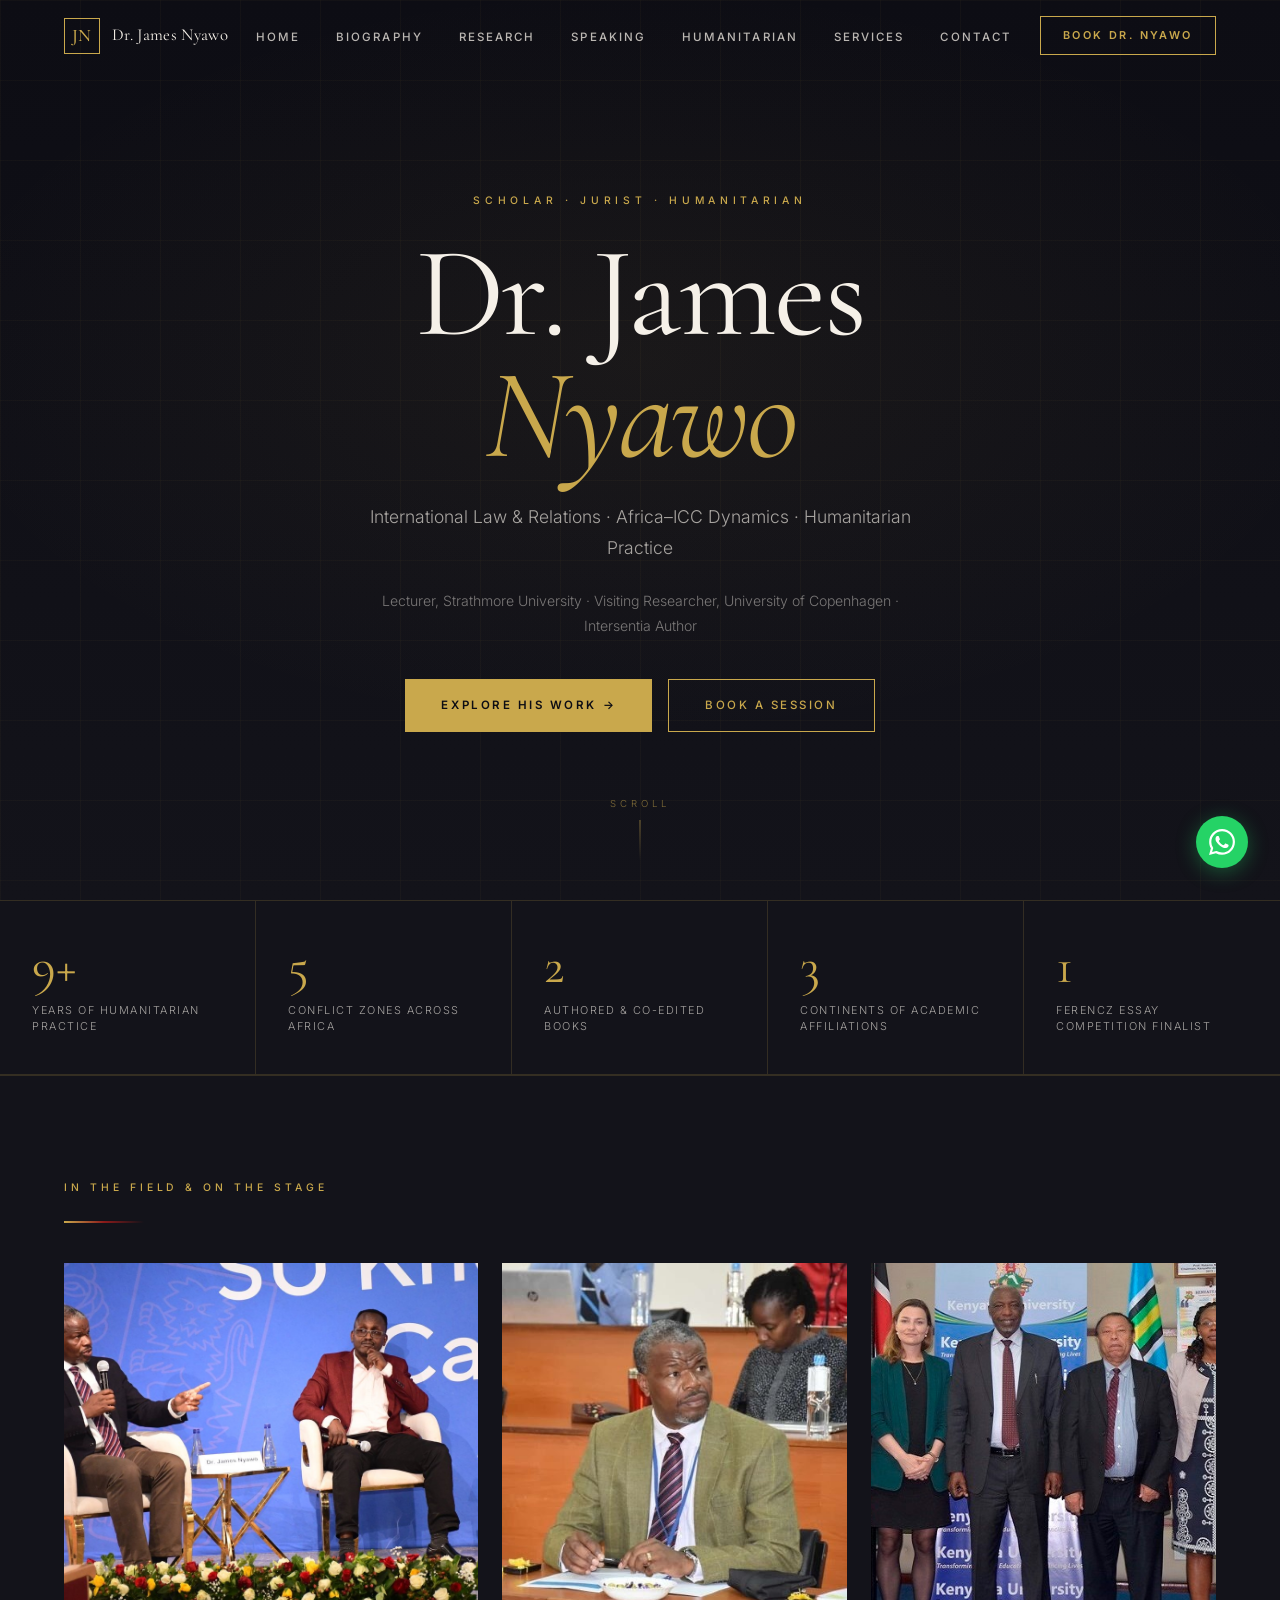
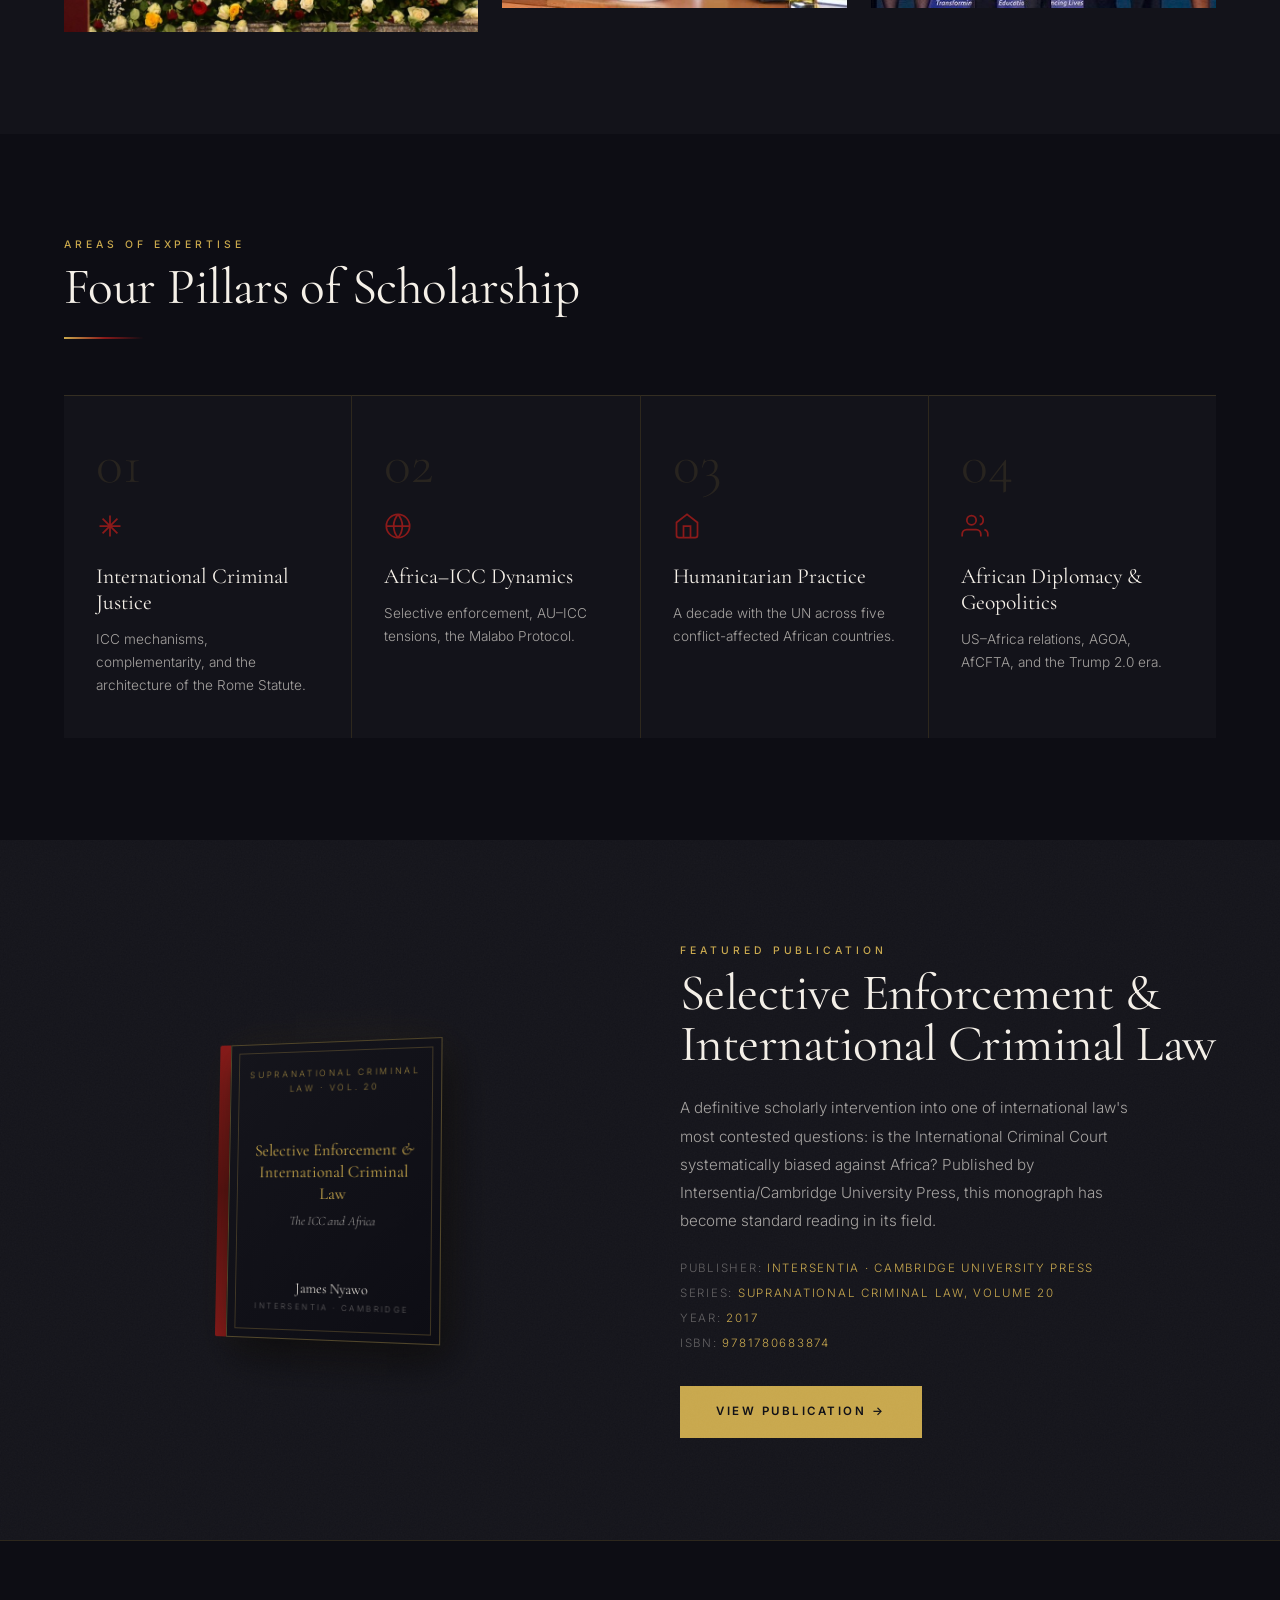
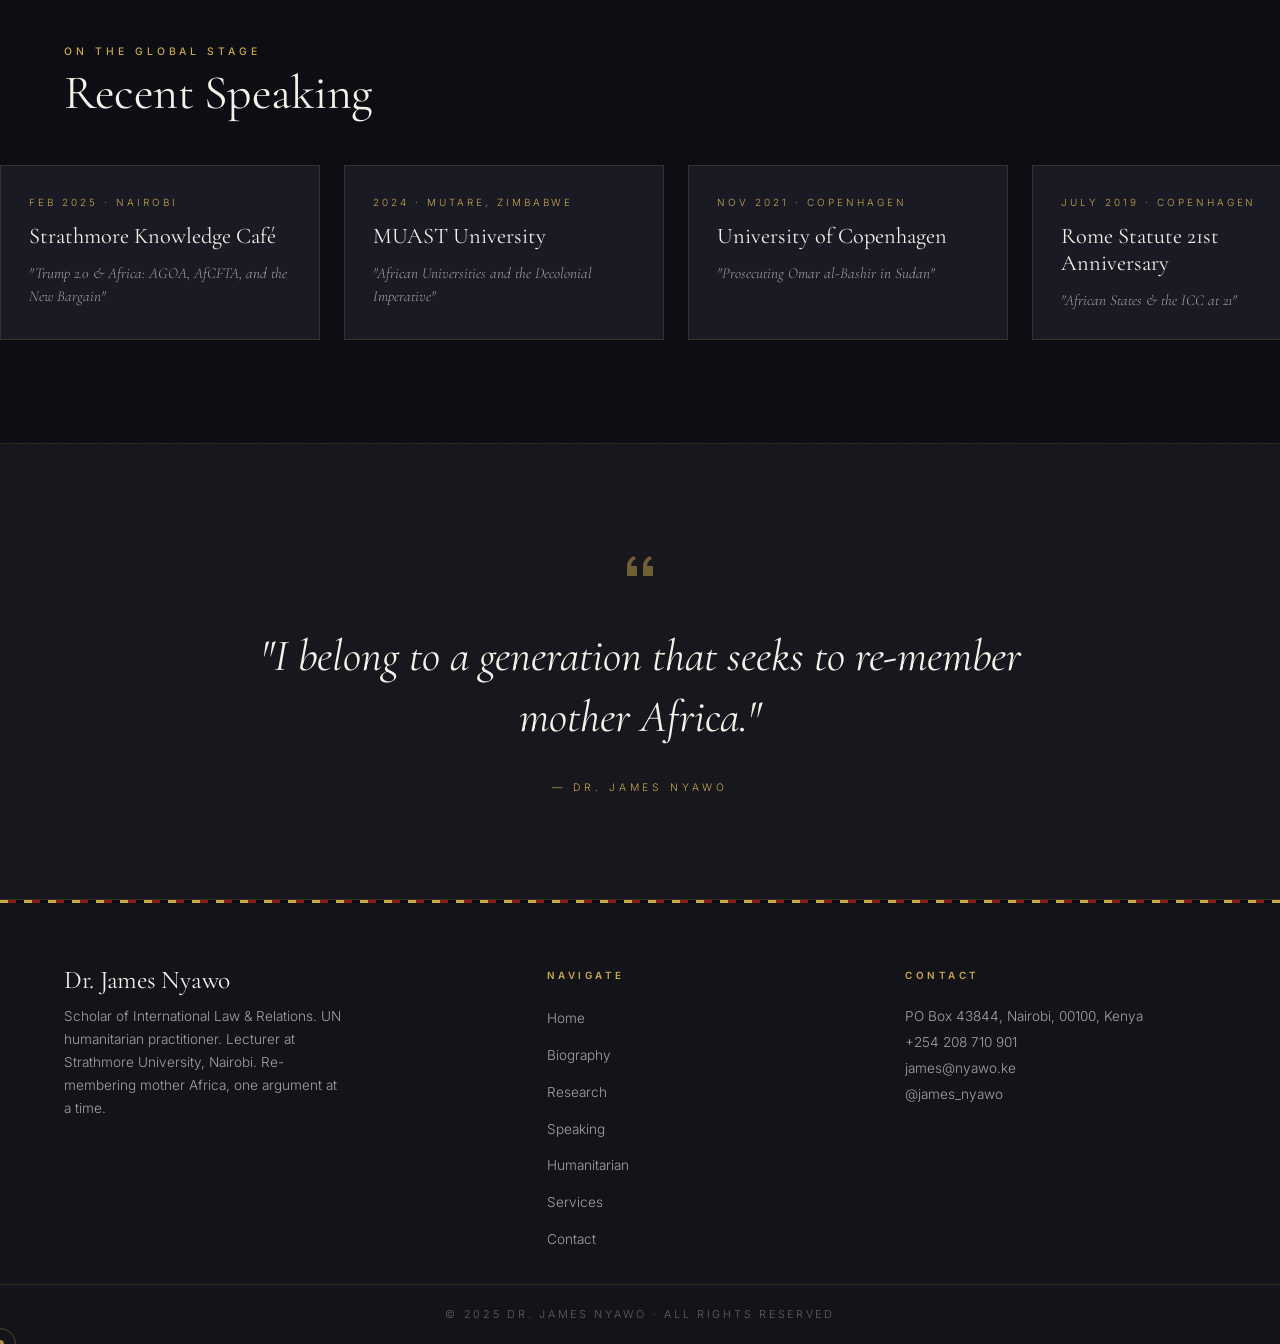
<file: index.html>
<!DOCTYPE html>
<html lang="en">
<head>
  <meta charset="UTF-8">
  <meta name="viewport" content="width=device-width, initial-scale=1.0">
  <title>Dr. James Nyawo — Scholar · Jurist · Humanitarian</title>
  <meta name="description" content="Dr. James Nyawo — International Law & Relations scholar, UN humanitarian practitioner, lecturer at Strathmore University, and author of 'Selective Enforcement and International Criminal Law: The ICC and Africa'.">
  <meta property="og:title" content="Dr. James Nyawo — Scholar · Jurist · Humanitarian">
  <meta property="og:description" content="Re-membering mother Africa — through scholarship, law, and practice.">
  <link rel="canonical" href="/">
  <link rel="stylesheet" href="css/style.css">
  <link rel="preconnect" href="https://fonts.googleapis.com">
  <link rel="preconnect" href="https://fonts.gstatic.com" crossorigin>
</head>
<body>
  <div id="nav-placeholder"></div>

  <main>
    <!-- ── Hero ── -->
    <section class="hero">
      <div class="hero-bg"></div>
      <div class="hero-grid-lines"></div>
      <div class="hero-content">
        <p class="hero-eyebrow reveal">Scholar &middot; Jurist &middot; Humanitarian</p>
        <h1 class="hero-title reveal reveal-delay-1">
          Dr. James<br><em>Nyawo</em>
        </h1>
        <p class="hero-sub reveal reveal-delay-2">
          International Law &amp; Relations &middot; Africa–ICC Dynamics &middot; Humanitarian Practice
        </p>
        <p class="hero-sub reveal reveal-delay-3" style="font-size:0.88rem; margin-top:-1rem; color:rgba(245,240,232,0.45);">
          Lecturer, Strathmore University &middot; Visiting Researcher, University of Copenhagen &middot; Intersentia Author
        </p>
        <div class="hero-ctas reveal reveal-delay-4">
          <a href="pages/research.html" class="btn-primary">Explore His Work →</a>
          <a href="pages/services.html#book" class="btn-outline">Book a Session</a>
        </div>
      </div>
      <div class="hero-scroll-indicator">Scroll</div>
    </section>

    <!-- ── Stats Strip ── -->
    <section class="stats-strip">
      <div class="stats-grid">
        <div class="stat-item reveal">
          <p class="stat-number" data-target="10" data-suffix="+">10+</p>
          <p class="stat-label">Years of Humanitarian Practice</p>
        </div>
        <div class="stat-item reveal reveal-delay-1">
          <p class="stat-number" data-target="5" data-suffix="">5</p>
          <p class="stat-label">Conflict Zones Across Africa</p>
        </div>
        <div class="stat-item reveal reveal-delay-2">
          <p class="stat-number" data-target="2" data-suffix="">2</p>
          <p class="stat-label">Authored &amp; Co-edited Books</p>
        </div>
        <div class="stat-item reveal reveal-delay-3">
          <p class="stat-number" data-target="3" data-suffix="">3</p>
          <p class="stat-label">Continents of Academic Affiliations</p>
        </div>
        <div class="stat-item reveal reveal-delay-4">
          <p class="stat-number" data-target="1" data-suffix="">1</p>
          <p class="stat-label">Ferencz Essay Competition Finalist</p>
        </div>
      </div>
    </section>

    <!-- ── Photo Feature ── -->
    <section class="photo-feature">
      <div class="container">
        <p class="eyebrow reveal">In the Field &amp; On the Stage</p>
        <span class="kente-line reveal reveal-delay-1"></span>
      </div>
      <div class="photo-feature-grid container">
        <div class="photo-feature-item tall reveal">
          <img src="images/photo1.jpg" alt="Dr. James Nyawo speaking at Strathmore Knowledge Café" loading="lazy">
          <div class="photo-overlay"></div>
        </div>
        <div class="photo-feature-item reveal reveal-delay-1">
          <img src="images/photo3.jpg" alt="Dr. James Nyawo at a conference" loading="lazy">
          <div class="photo-overlay"></div>
        </div>
        <div class="photo-feature-item reveal reveal-delay-2">
          <img src="images/photo2.jpg" alt="Dr. James Nyawo with colleagues at Kenyatta University" loading="lazy">
          <div class="photo-overlay"></div>
        </div>
      </div>
    </section>

    <!-- ── Pillars ── -->
    <section class="pillars-section">
      <div class="container">
        <div class="section-header">
          <p class="eyebrow reveal">Areas of Expertise</p>
          <h2 class="display-heading reveal reveal-delay-1" style="font-size:clamp(2rem,4vw,3.5rem); margin-top:0.5rem;">Four Pillars of Scholarship</h2>
          <span class="kente-line reveal reveal-delay-2"></span>
        </div>
        <div class="pillars-grid">
          <div class="pillar-card reveal">
            <div class="pillar-number">01</div>
            <svg class="pillar-icon" viewBox="0 0 24 24" fill="none" stroke="currentColor" stroke-width="1.5"><path d="M12 3v18M3 12h18M5.636 5.636l12.728 12.728M18.364 5.636L5.636 18.364"/></svg>
            <h3 class="pillar-title">International Criminal Justice</h3>
            <p class="pillar-body">ICC mechanisms, complementarity, and the architecture of the Rome Statute.</p>
          </div>
          <div class="pillar-card reveal reveal-delay-1">
            <div class="pillar-number">02</div>
            <svg class="pillar-icon" viewBox="0 0 24 24" fill="none" stroke="currentColor" stroke-width="1.5"><circle cx="12" cy="12" r="10"/><path d="M2 12h20M12 2a15.3 15.3 0 010 20M12 2a15.3 15.3 0 000 20"/></svg>
            <h3 class="pillar-title">Africa–ICC Dynamics</h3>
            <p class="pillar-body">Selective enforcement, AU–ICC tensions, the Malabo Protocol.</p>
          </div>
          <div class="pillar-card reveal reveal-delay-2">
            <div class="pillar-number">03</div>
            <svg class="pillar-icon" viewBox="0 0 24 24" fill="none" stroke="currentColor" stroke-width="1.5"><path d="M3 9l9-7 9 7v11a2 2 0 01-2 2H5a2 2 0 01-2-2z"/><polyline points="9 22 9 12 15 12 15 22"/></svg>
            <h3 class="pillar-title">Humanitarian Practice</h3>
            <p class="pillar-body">A decade with the UN across five conflict-affected African countries.</p>
          </div>
          <div class="pillar-card reveal reveal-delay-3">
            <div class="pillar-number">04</div>
            <svg class="pillar-icon" viewBox="0 0 24 24" fill="none" stroke="currentColor" stroke-width="1.5"><path d="M17 21v-2a4 4 0 00-4-4H5a4 4 0 00-4 4v2"/><circle cx="9" cy="7" r="4"/><path d="M23 21v-2a4 4 0 00-3-3.87M16 3.13a4 4 0 010 7.75"/></svg>
            <h3 class="pillar-title">African Diplomacy &amp; Geopolitics</h3>
            <p class="pillar-body">US–Africa relations, AGOA, AfCFTA, and the Trump 2.0 era.</p>
          </div>
        </div>
      </div>
    </section>

    <!-- ── Featured Book ── -->
    <section class="book-section">
      <div class="parchment-overlay"></div>
      <div class="container">
        <div class="book-section-inner">
          <div class="book-visual reveal">
            <div class="book-3d">
              <div class="book-spine"></div>
              <div class="book-cover">
                <p class="book-series">Supranational Criminal Law · Vol. 20</p>
                <div>
                  <p class="book-title-display">Selective Enforcement <em>&amp;</em> International Criminal Law</p>
                  <p class="book-sub-display">The ICC and Africa</p>
                </div>
                <div>
                  <p class="book-author-display">James Nyawo</p>
                  <p class="book-pub-display">Intersentia · Cambridge</p>
                </div>
              </div>
            </div>
          </div>
          <div class="book-text reveal reveal-delay-2">
            <p class="eyebrow">Featured Publication</p>
            <h2 class="display-heading" style="font-size:clamp(2rem,4vw,3.2rem); margin-top:0.5rem;">Selective Enforcement &amp; International Criminal Law</h2>
            <p class="book-blurb">A definitive scholarly intervention into one of international law's most contested questions: is the International Criminal Court systematically biased against Africa? Published by Intersentia/Cambridge University Press, this monograph has become standard reading in its field.</p>
            <div class="book-meta">
              <p class="book-meta-item">Publisher: <span>Intersentia · Cambridge University Press</span></p>
              <p class="book-meta-item">Series: <span>Supranational Criminal Law, Volume 20</span></p>
              <p class="book-meta-item">Year: <span>2017</span></p>
              <p class="book-meta-item">ISBN: <span>9781780683874</span></p>
            </div>
            <a href="https://www.cambridge.org/core/books/selective-enforcement-and-international-criminal-law/1A36BC5FD6B1914BA8163FE5AE3A25EC" target="_blank" rel="noreferrer" class="btn-primary">View Publication →</a>
          </div>
        </div>
      </div>
    </section>

    <!-- ── Speaking Ticker ── -->
    <section class="ticker-section">
      <div class="ticker-header">
        <p class="eyebrow reveal">On the Global Stage</p>
        <h2 class="display-heading reveal reveal-delay-1" style="font-size:clamp(2rem,4vw,3rem); margin-top:0.5rem;">Recent Speaking</h2>
      </div>
      <div class="ticker-track-wrap">
        <div class="ticker-track">
          <!-- First set -->
          <div class="ticker-card">
            <p class="ticker-card-when">Feb 2025 · Nairobi</p>
            <p class="ticker-card-who">Strathmore Knowledge Café</p>
            <p class="ticker-card-what">"Trump 2.0 &amp; Africa: AGOA, AfCFTA, and the New Bargain"</p>
          </div>
          <div class="ticker-card">
            <p class="ticker-card-when">2024 · Mutare, Zimbabwe</p>
            <p class="ticker-card-who">MUAST University</p>
            <p class="ticker-card-what">"African Universities and the Decolonial Imperative"</p>
          </div>
          <div class="ticker-card">
            <p class="ticker-card-when">Nov 2021 · Copenhagen</p>
            <p class="ticker-card-who">University of Copenhagen</p>
            <p class="ticker-card-what">"Prosecuting Omar al-Bashir in Sudan"</p>
          </div>
          <div class="ticker-card">
            <p class="ticker-card-when">July 2019 · Copenhagen</p>
            <p class="ticker-card-who">Rome Statute 21st Anniversary</p>
            <p class="ticker-card-what">"African States &amp; the ICC at 21"</p>
          </div>
          <div class="ticker-card">
            <p class="ticker-card-when">2015 · Leuven, Belgium</p>
            <p class="ticker-card-who">KU Leuven</p>
            <p class="ticker-card-what">"Human Rights &amp; Transitional Justice Summer Course"</p>
          </div>
          <!-- Duplicate for seamless loop -->
          <div class="ticker-card">
            <p class="ticker-card-when">Feb 2025 · Nairobi</p>
            <p class="ticker-card-who">Strathmore Knowledge Café</p>
            <p class="ticker-card-what">"Trump 2.0 &amp; Africa: AGOA, AfCFTA, and the New Bargain"</p>
          </div>
          <div class="ticker-card">
            <p class="ticker-card-when">2024 · Mutare, Zimbabwe</p>
            <p class="ticker-card-who">MUAST University</p>
            <p class="ticker-card-what">"African Universities and the Decolonial Imperative"</p>
          </div>
          <div class="ticker-card">
            <p class="ticker-card-when">Nov 2021 · Copenhagen</p>
            <p class="ticker-card-who">University of Copenhagen</p>
            <p class="ticker-card-what">"Prosecuting Omar al-Bashir in Sudan"</p>
          </div>
          <div class="ticker-card">
            <p class="ticker-card-when">July 2019 · Copenhagen</p>
            <p class="ticker-card-who">Rome Statute 21st Anniversary</p>
            <p class="ticker-card-what">"African States &amp; the ICC at 21"</p>
          </div>
          <div class="ticker-card">
            <p class="ticker-card-when">2015 · Leuven, Belgium</p>
            <p class="ticker-card-who">KU Leuven</p>
            <p class="ticker-card-what">"Human Rights &amp; Transitional Justice Summer Course"</p>
          </div>
        </div>
      </div>
    </section>

    <!-- ── Signature Quote ── -->
    <section class="quote-section">
      <div class="parchment-overlay"></div>
      <div class="container" style="position:relative;z-index:1;">
        <svg class="quote-mark reveal" viewBox="0 0 40 40" fill="currentColor">
          <path d="M14 10c-4 2-7 5-7 11v9h10V20h-6c0-3 2-6 5-7l-2-3Zm16 0c-4 2-7 5-7 11v9h10V20h-6c0-3 2-6 5-7l-2-3Z"/>
        </svg>
        <blockquote>
          <p class="quote-text reveal reveal-delay-1">"I belong to a generation that seeks to re-member mother Africa."</p>
          <footer class="quote-attribution reveal reveal-delay-2">— Dr. James Nyawo</footer>
        </blockquote>
      </div>
    </section>
  </main>

  <div id="footer-placeholder"></div>

  <script src="js/components.js"></script>
  <script src="js/main.js"></script>
</body>
</html>
</file>
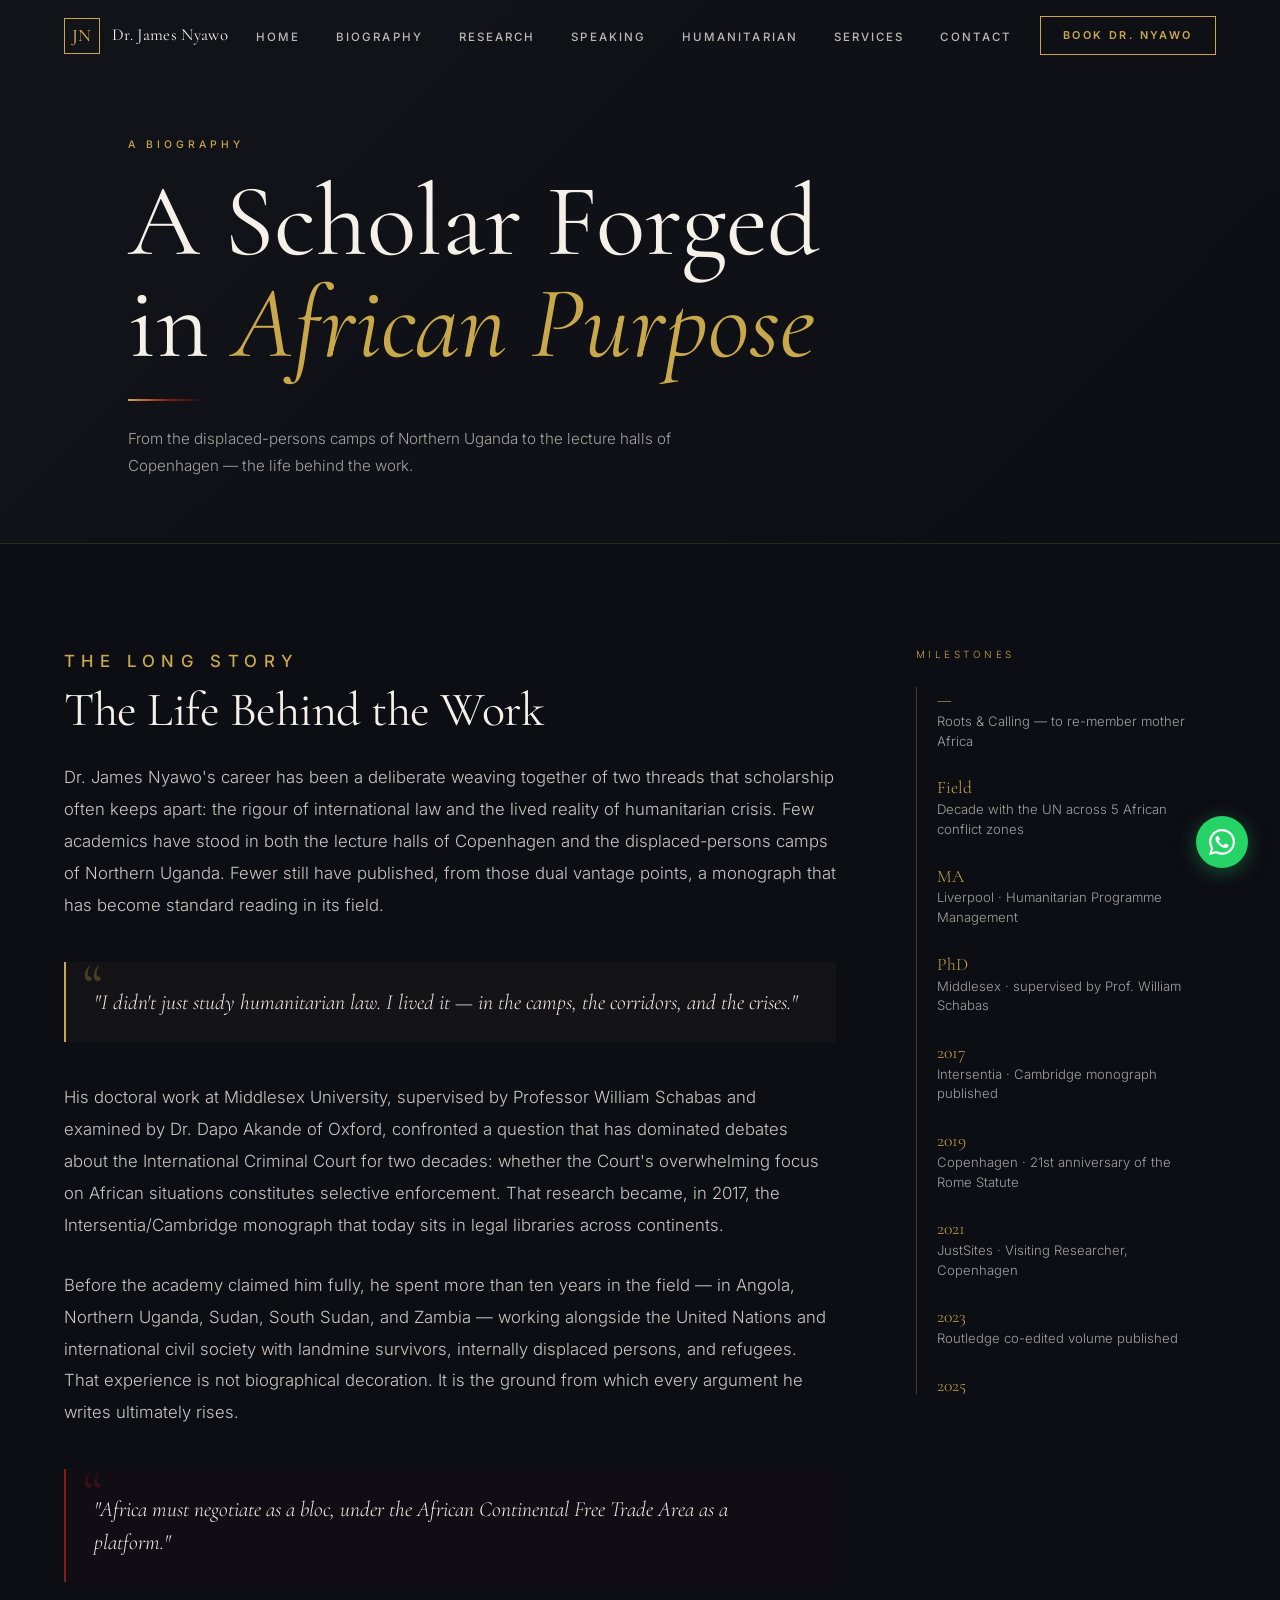
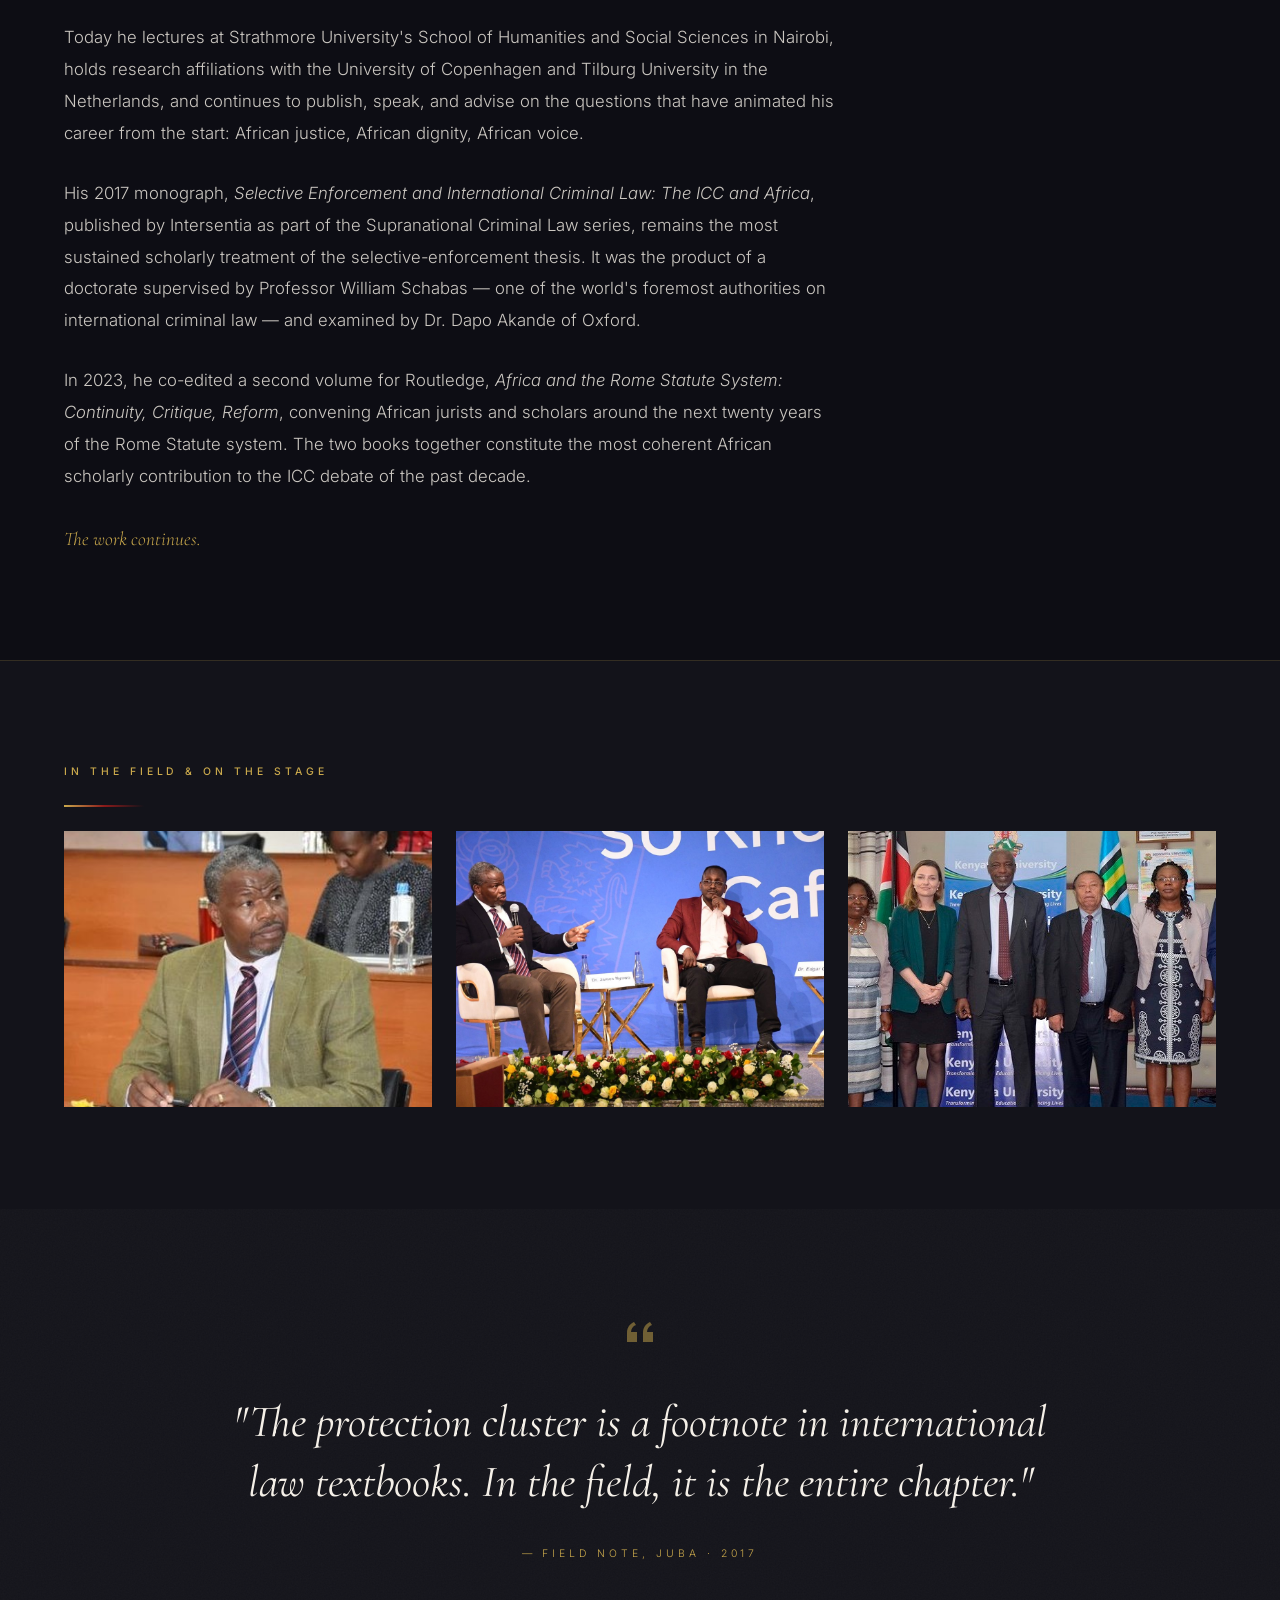
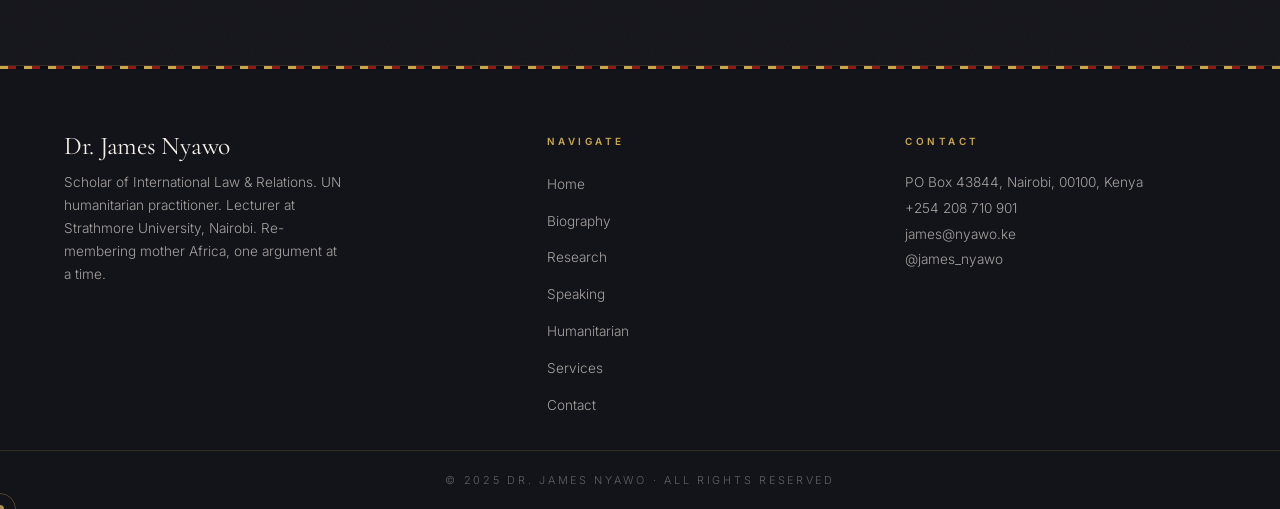
<file: pages/biography.html>
<!DOCTYPE html>
<html lang="en">
<head>
  <meta charset="UTF-8">
  <meta name="viewport" content="width=device-width, initial-scale=1.0">
  <title>Biography — Dr. James Nyawo</title>
  <meta name="description" content="The life of Dr. James Nyawo — from Middlesex doctorate to UN humanitarian operations across five African conflict zones, to Strathmore lecture halls and Intersentia publication.">
  <link rel="stylesheet" href="../css/style.css">
  <link rel="stylesheet" href="../css/biography.css">
  <link rel="preconnect" href="https://fonts.googleapis.com">
  <link rel="preconnect" href="https://fonts.gstatic.com" crossorigin>
</head>
<body>
  <div id="nav-placeholder"></div>

  <main>
    <!-- ── Hero ── -->
    <section class="bio-hero">
      <div class="bio-hero-bg"></div>
      <div class="bio-hero-content container">
        <p class="eyebrow" style="margin-bottom:1rem;">A Biography</p>
        <h1 class="bio-hero-title">
          A Scholar Forged<br>in <em>African Purpose</em>
        </h1>
        <span class="kente-line" style="margin-top:1.5rem;"></span>
        <p style="max-width:560px; font-size:0.95rem; line-height:1.8; color:var(--ivory-muted); margin-top:1.25rem;">
          From the displaced-persons camps of Northern Uganda to the lecture halls of Copenhagen — the life behind the work.
        </p>
      </div>
    </section>

    <!-- ── Main Bio Content (smooth scroll) ── -->
    <div class="bio-smooth-container">
      <div class="bio-layout">
        <!-- Article -->
        <article class="bio-article">
          <p class="eyebrow">The Long Story</p>
          <h2 class="display-heading" style="font-size:clamp(2rem,4vw,3rem); margin-top:0.5rem; margin-bottom:1.5rem;">The Life Behind the Work</h2>

          <p>
            Dr. James Nyawo's career has been a deliberate weaving together of two threads that scholarship often keeps apart: the rigour of international law and the lived reality of humanitarian crisis. Few academics have stood in both the lecture halls of Copenhagen and the displaced-persons camps of Northern Uganda. Fewer still have published, from those dual vantage points, a monograph that has become standard reading in its field.
          </p>

          <blockquote>
            <p>"I didn't just study humanitarian law. I lived it — in the camps, the corridors, and the crises."</p>
          </blockquote>

          <p>
            His doctoral work at Middlesex University, supervised by Professor William Schabas and examined by Dr. Dapo Akande of Oxford, confronted a question that has dominated debates about the International Criminal Court for two decades: whether the Court's overwhelming focus on African situations constitutes selective enforcement. That research became, in 2017, the Intersentia/Cambridge monograph that today sits in legal libraries across continents.
          </p>

          <p>
            Before the academy claimed him fully, he spent more than ten years in the field — in Angola, Northern Uganda, Sudan, South Sudan, and Zambia — working alongside the United Nations and international civil society with landmine survivors, internally displaced persons, and refugees. That experience is not biographical decoration. It is the ground from which every argument he writes ultimately rises.
          </p>

          <blockquote class="crimson-border">
            <p>"Africa must negotiate as a bloc, under the African Continental Free Trade Area as a platform."</p>
          </blockquote>

          <p>
            Today he lectures at Strathmore University's School of Humanities and Social Sciences in Nairobi, holds research affiliations with the University of Copenhagen and Tilburg University in the Netherlands, and continues to publish, speak, and advise on the questions that have animated his career from the start: African justice, African dignity, African voice.
          </p>

          <p>
            His 2017 monograph, <em>Selective Enforcement and International Criminal Law: The ICC and Africa</em>, published by Intersentia as part of the Supranational Criminal Law series, remains the most sustained scholarly treatment of the selective-enforcement thesis. It was the product of a doctorate supervised by Professor William Schabas — one of the world's foremost authorities on international criminal law — and examined by Dr. Dapo Akande of Oxford.
          </p>

          <p>
            In 2023, he co-edited a second volume for Routledge, <em>Africa and the Rome Statute System: Continuity, Critique, Reform</em>, convening African jurists and scholars around the next twenty years of the Rome Statute system. The two books together constitute the most coherent African scholarly contribution to the ICC debate of the past decade.
          </p>

          <p style="font-family:var(--font-display); font-size:1.2rem; font-style:italic; color:var(--gold);">
            The work continues.
          </p>
        </article>

        <!-- Sidebar -->
        <aside class="bio-sidebar">
          <p class="milestones-label">Milestones</p>
          <ol class="milestones-list">
            <li>
              <p class="milestone-year">—</p>
              <p class="milestone-what">Roots &amp; Calling — to re-member mother Africa</p>
            </li>
            <li>
              <p class="milestone-year">Field</p>
              <p class="milestone-what">Decade with the UN across 5 African conflict zones</p>
            </li>
            <li>
              <p class="milestone-year">MA</p>
              <p class="milestone-what">Liverpool · Humanitarian Programme Management</p>
            </li>
            <li>
              <p class="milestone-year">PhD</p>
              <p class="milestone-what">Middlesex · supervised by Prof. William Schabas</p>
            </li>
            <li>
              <p class="milestone-year">2017</p>
              <p class="milestone-what">Intersentia · Cambridge monograph published</p>
            </li>
            <li>
              <p class="milestone-year">2019</p>
              <p class="milestone-what">Copenhagen · 21st anniversary of the Rome Statute</p>
            </li>
            <li>
              <p class="milestone-year">2021</p>
              <p class="milestone-what">JustSites · Visiting Researcher, Copenhagen</p>
            </li>
            <li>
              <p class="milestone-year">2023</p>
              <p class="milestone-what">Routledge co-edited volume published</p>
            </li>
            <li>
              <p class="milestone-year">2025</p>
              <p class="milestone-what">Strathmore Knowledge Café · Trump 2.0 &amp; Africa</p>
            </li>
          </ol>
        </aside>
      </div>
    </div>

    <!-- ── Photo Gallery ── -->
    <section class="bio-gallery">
      <div class="container">
        <p class="eyebrow reveal">In the Field &amp; On the Stage</p>
        <span class="kente-line reveal reveal-delay-1"></span>
      </div>
      <div class="bio-gallery-grid container">
        <div class="bio-gallery-item reveal">
          <img src="../images/photo5.jpg" alt="Dr. James Nyawo at a seminar" loading="lazy">
          <p class="bio-gallery-caption">Academic seminar, Nairobi</p>
        </div>
        <div class="bio-gallery-item reveal reveal-delay-1">
          <img src="../images/photo1.jpg" alt="Dr. James Nyawo speaking at Strathmore Knowledge Café" loading="lazy">
          <p class="bio-gallery-caption">Strathmore Knowledge Café, February 2025</p>
        </div>
        <div class="bio-gallery-item reveal reveal-delay-2">
          <img src="../images/photo2.jpg" alt="Dr. James Nyawo with colleagues" loading="lazy">
          <p class="bio-gallery-caption">Institutional engagement, Nairobi</p>
        </div>
      </div>
    </section>

    <!-- ── Signature Quote ── -->
    <section class="quote-section">
      <div class="parchment-overlay"></div>
      <div class="container" style="position:relative;z-index:1;">
        <svg class="quote-mark reveal" viewBox="0 0 40 40" fill="currentColor">
          <path d="M14 10c-4 2-7 5-7 11v9h10V20h-6c0-3 2-6 5-7l-2-3Zm16 0c-4 2-7 5-7 11v9h10V20h-6c0-3 2-6 5-7l-2-3Z"/>
        </svg>
        <blockquote>
          <p class="quote-text reveal reveal-delay-1">"The protection cluster is a footnote in international law textbooks. In the field, it is the entire chapter."</p>
          <footer class="quote-attribution reveal reveal-delay-2">— Field note, Juba · 2017</footer>
        </blockquote>
      </div>
    </section>
  </main>

  <div id="footer-placeholder"></div>

  <script src="../js/components.js"></script>
  <script src="../js/main.js"></script>
  <script src="../js/biography.js"></script>
</body>
</html>
</file>
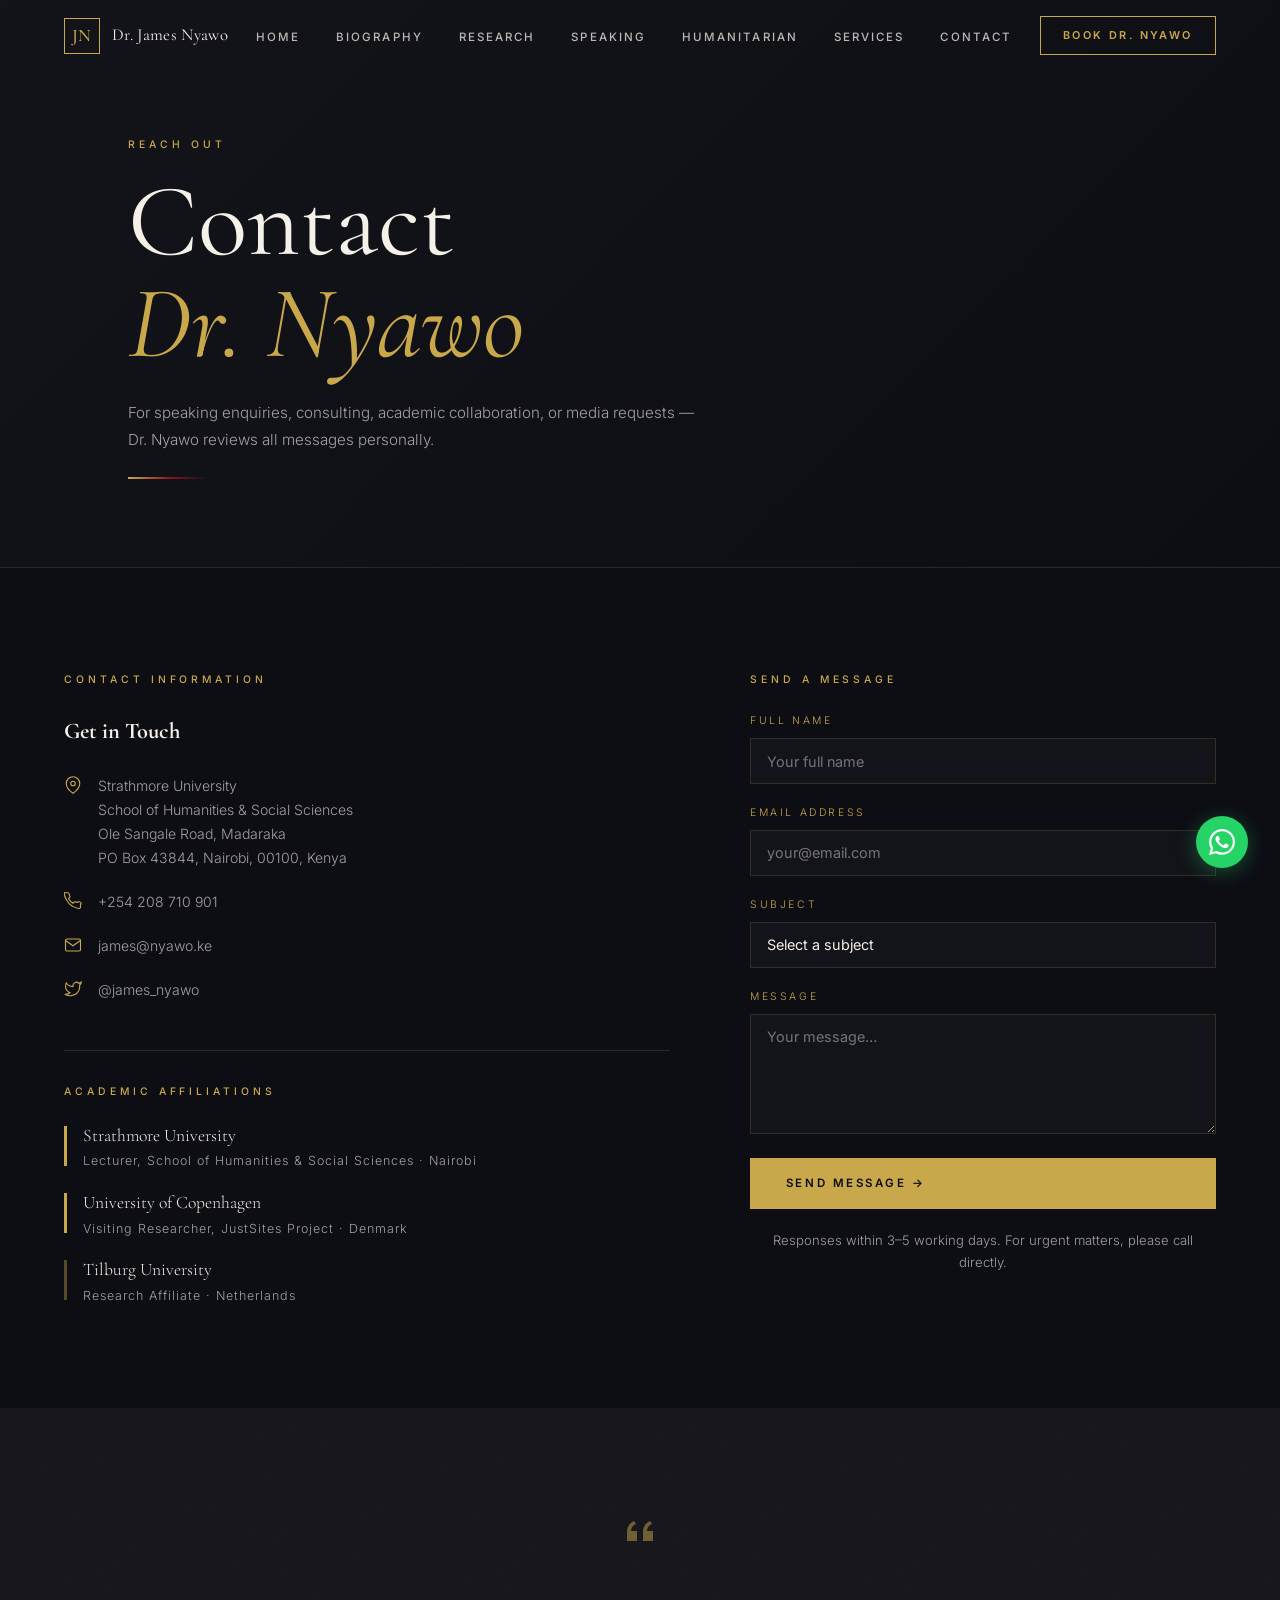
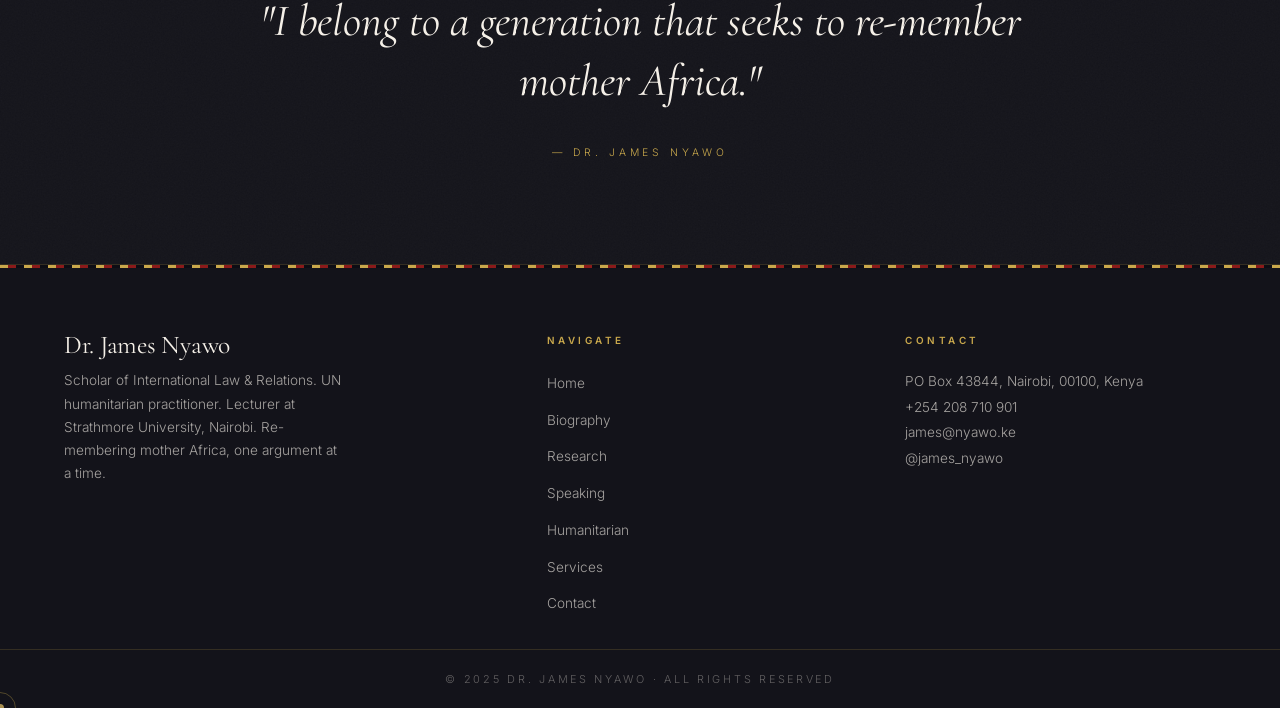
<file: pages/contact.html>
<!DOCTYPE html>
<html lang="en">
<head>
  <meta charset="UTF-8">
  <meta name="viewport" content="width=device-width, initial-scale=1.0">
  <title>Contact — Dr. James Nyawo</title>
  <meta name="description" content="Get in touch with Dr. James Nyawo — for speaking, consulting, academic collaboration, or media enquiries.">
  <link rel="stylesheet" href="../css/style.css">
  <link rel="preconnect" href="https://fonts.googleapis.com">
  <link rel="preconnect" href="https://fonts.gstatic.com" crossorigin>
</head>
<body>
  <div id="nav-placeholder"></div>

  <main>
    <!-- ── Hero ── -->
    <section class="research-hero">
      <div class="page-hero-bg"></div>
      <div class="page-hero-content container">
        <p class="eyebrow" style="margin-bottom:1rem;">Reach Out</p>
        <h1 class="page-hero-title">
          Contact<br><em>Dr. Nyawo</em>
        </h1>
        <p class="page-hero-sub">For speaking enquiries, consulting, academic collaboration, or media requests — Dr. Nyawo reviews all messages personally.</p>
        <span class="kente-line" style="margin-top:1.5rem;"></span>
      </div>
    </section>

    <!-- ── Contact Layout ── -->
    <div class="contact-layout">
      <!-- Left: Info -->
      <div>
        <p class="eyebrow reveal" style="margin-bottom:1.5rem;">Contact Information</p>
        <h2 class="contact-info-title reveal reveal-delay-1">Get in Touch</h2>
        <ul class="contact-details">
          <li class="contact-detail reveal reveal-delay-1">
            <svg class="contact-detail-icon" viewBox="0 0 24 24" fill="none" stroke="currentColor" stroke-width="1.5">
              <path d="M21 10c0 7-9 13-9 13s-9-6-9-13a9 9 0 0118 0z"/>
              <circle cx="12" cy="10" r="3"/>
            </svg>
            <div class="contact-detail-text">
              Strathmore University<br>
              School of Humanities &amp; Social Sciences<br>
              Ole Sangale Road, Madaraka<br>
              PO Box 43844, Nairobi, 00100, Kenya
            </div>
          </li>
          <li class="contact-detail reveal reveal-delay-2">
            <svg class="contact-detail-icon" viewBox="0 0 24 24" fill="none" stroke="currentColor" stroke-width="1.5">
              <path d="M22 16.92v3a2 2 0 01-2.18 2 19.79 19.79 0 01-8.63-3.07A19.5 19.5 0 013.07 9.81a19.79 19.79 0 01-3.07-8.67A2 2 0 012 .98h3a2 2 0 012 1.72c.127.96.361 1.903.7 2.81a2 2 0 01-.45 2.11L6.09 8.91a16 16 0 006 6l1.27-1.27a2 2 0 012.11-.45c.907.339 1.85.573 2.81.7A2 2 0 0122 16.92z"/>
            </svg>
            <div class="contact-detail-text">
              <a href="tel:+254208710901">+254 208 710 901</a>
            </div>
          </li>
          <li class="contact-detail reveal reveal-delay-3">
            <svg class="contact-detail-icon" viewBox="0 0 24 24" fill="none" stroke="currentColor" stroke-width="1.5">
              <path d="M4 4h16c1.1 0 2 .9 2 2v12c0 1.1-.9 2-2 2H4c-1.1 0-2-.9-2-2V6c0-1.1.9-2 2-2z"/>
              <polyline points="22,6 12,13 2,6"/>
            </svg>
            <div class="contact-detail-text">
              <a href="mailto:james@nyawo.ke">james@nyawo.ke</a>
            </div>
          </li>
          <li class="contact-detail reveal reveal-delay-4">
            <svg class="contact-detail-icon" viewBox="0 0 24 24" fill="none" stroke="currentColor" stroke-width="1.5">
              <path d="M23 3a10.9 10.9 0 01-3.14 1.53 4.48 4.48 0 00-7.86 3v1A10.66 10.66 0 013 4s-4 9 5 13a11.64 11.64 0 01-7 2c9 5 20 0 20-11.5a4.5 4.5 0 00-.08-.83A7.72 7.72 0 0023 3z"/>
            </svg>
            <div class="contact-detail-text">
              <a href="https://twitter.com/james_nyawo" target="_blank" rel="noreferrer">@james_nyawo</a>
            </div>
          </li>
        </ul>

        <!-- Affiliations -->
        <div class="reveal" style="margin-top:3rem; padding-top:2rem; border-top:1px solid var(--gold-dim);">
          <p class="eyebrow" style="margin-bottom:1.25rem;">Academic Affiliations</p>
          <div style="display:flex; flex-direction:column; gap:1rem;">
            <div style="display:flex; gap:1rem; align-items:center;">
              <div style="width:3px; height:40px; background:var(--gold); flex-shrink:0;"></div>
              <div>
                <p style="font-family:var(--font-display); font-size:1.1rem; color:var(--ivory);">Strathmore University</p>
                <p style="font-size:0.78rem; color:var(--ivory-muted); letter-spacing:0.08em;">Lecturer, School of Humanities &amp; Social Sciences · Nairobi</p>
              </div>
            </div>
            <div style="display:flex; gap:1rem; align-items:center;">
              <div style="width:3px; height:40px; background:var(--gold); flex-shrink:0;"></div>
              <div>
                <p style="font-family:var(--font-display); font-size:1.1rem; color:var(--ivory);">University of Copenhagen</p>
                <p style="font-size:0.78rem; color:var(--ivory-muted); letter-spacing:0.08em;">Visiting Researcher, JustSites Project · Denmark</p>
              </div>
            </div>
            <div style="display:flex; gap:1rem; align-items:center;">
              <div style="width:3px; height:40px; background:rgba(201,168,76,0.4); flex-shrink:0;"></div>
              <div>
                <p style="font-family:var(--font-display); font-size:1.1rem; color:var(--ivory);">Tilburg University</p>
                <p style="font-size:0.78rem; color:var(--ivory-muted); letter-spacing:0.08em;">Research Affiliate · Netherlands</p>
              </div>
            </div>
          </div>
        </div>
      </div>

      <!-- Right: Form -->
      <div>
        <p class="eyebrow reveal" style="margin-bottom:1.5rem;">Send a Message</p>
        <form class="contact-form reveal reveal-delay-1" id="contact-form" novalidate>
          <div class="form-group" style="margin-bottom:1.25rem;">
            <label class="form-label" for="c-name">Full Name</label>
            <input class="form-input" type="text" id="c-name" name="name" placeholder="Your full name" required>
          </div>
          <div class="form-group" style="margin-bottom:1.25rem;">
            <label class="form-label" for="c-email">Email Address</label>
            <input class="form-input" type="email" id="c-email" name="email" placeholder="your@email.com" required>
          </div>
          <div class="form-group" style="margin-bottom:1.25rem;">
            <label class="form-label" for="c-subject">Subject</label>
            <select class="form-select" id="c-subject" name="subject">
              <option value="" disabled selected>Select a subject</option>
              <option value="speaking">Speaking Enquiry</option>
              <option value="consulting">Consulting</option>
              <option value="media">Media Request</option>
              <option value="academic">Academic Collaboration</option>
              <option value="other">Other</option>
            </select>
          </div>
          <div class="form-group" style="margin-bottom:1.5rem;">
            <label class="form-label" for="c-message">Message</label>
            <textarea class="form-textarea" id="c-message" name="message" placeholder="Your message…" required></textarea>
          </div>
          <button type="submit" class="btn-primary" style="width:100%;">Send Message →</button>
          <p class="form-note" style="margin-top:1.25rem;">Responses within 3–5 working days. For urgent matters, please call directly.</p>
        </form>
      </div>
    </div>

    <!-- ── Quote ── -->
    <section class="quote-section" style="margin-top:0;">
      <div class="parchment-overlay"></div>
      <div class="container" style="position:relative;z-index:1;">
        <svg class="quote-mark reveal" viewBox="0 0 40 40" fill="currentColor">
          <path d="M14 10c-4 2-7 5-7 11v9h10V20h-6c0-3 2-6 5-7l-2-3Zm16 0c-4 2-7 5-7 11v9h10V20h-6c0-3 2-6 5-7l-2-3Z"/>
        </svg>
        <blockquote>
          <p class="quote-text reveal reveal-delay-1">"I belong to a generation that seeks to re-member mother Africa."</p>
          <footer class="quote-attribution reveal reveal-delay-2">— Dr. James Nyawo</footer>
        </blockquote>
      </div>
    </section>
  </main>

  <div id="footer-placeholder"></div>

  <script src="../js/components.js"></script>
  <script src="../js/main.js"></script>
</body>
</html>
</file>
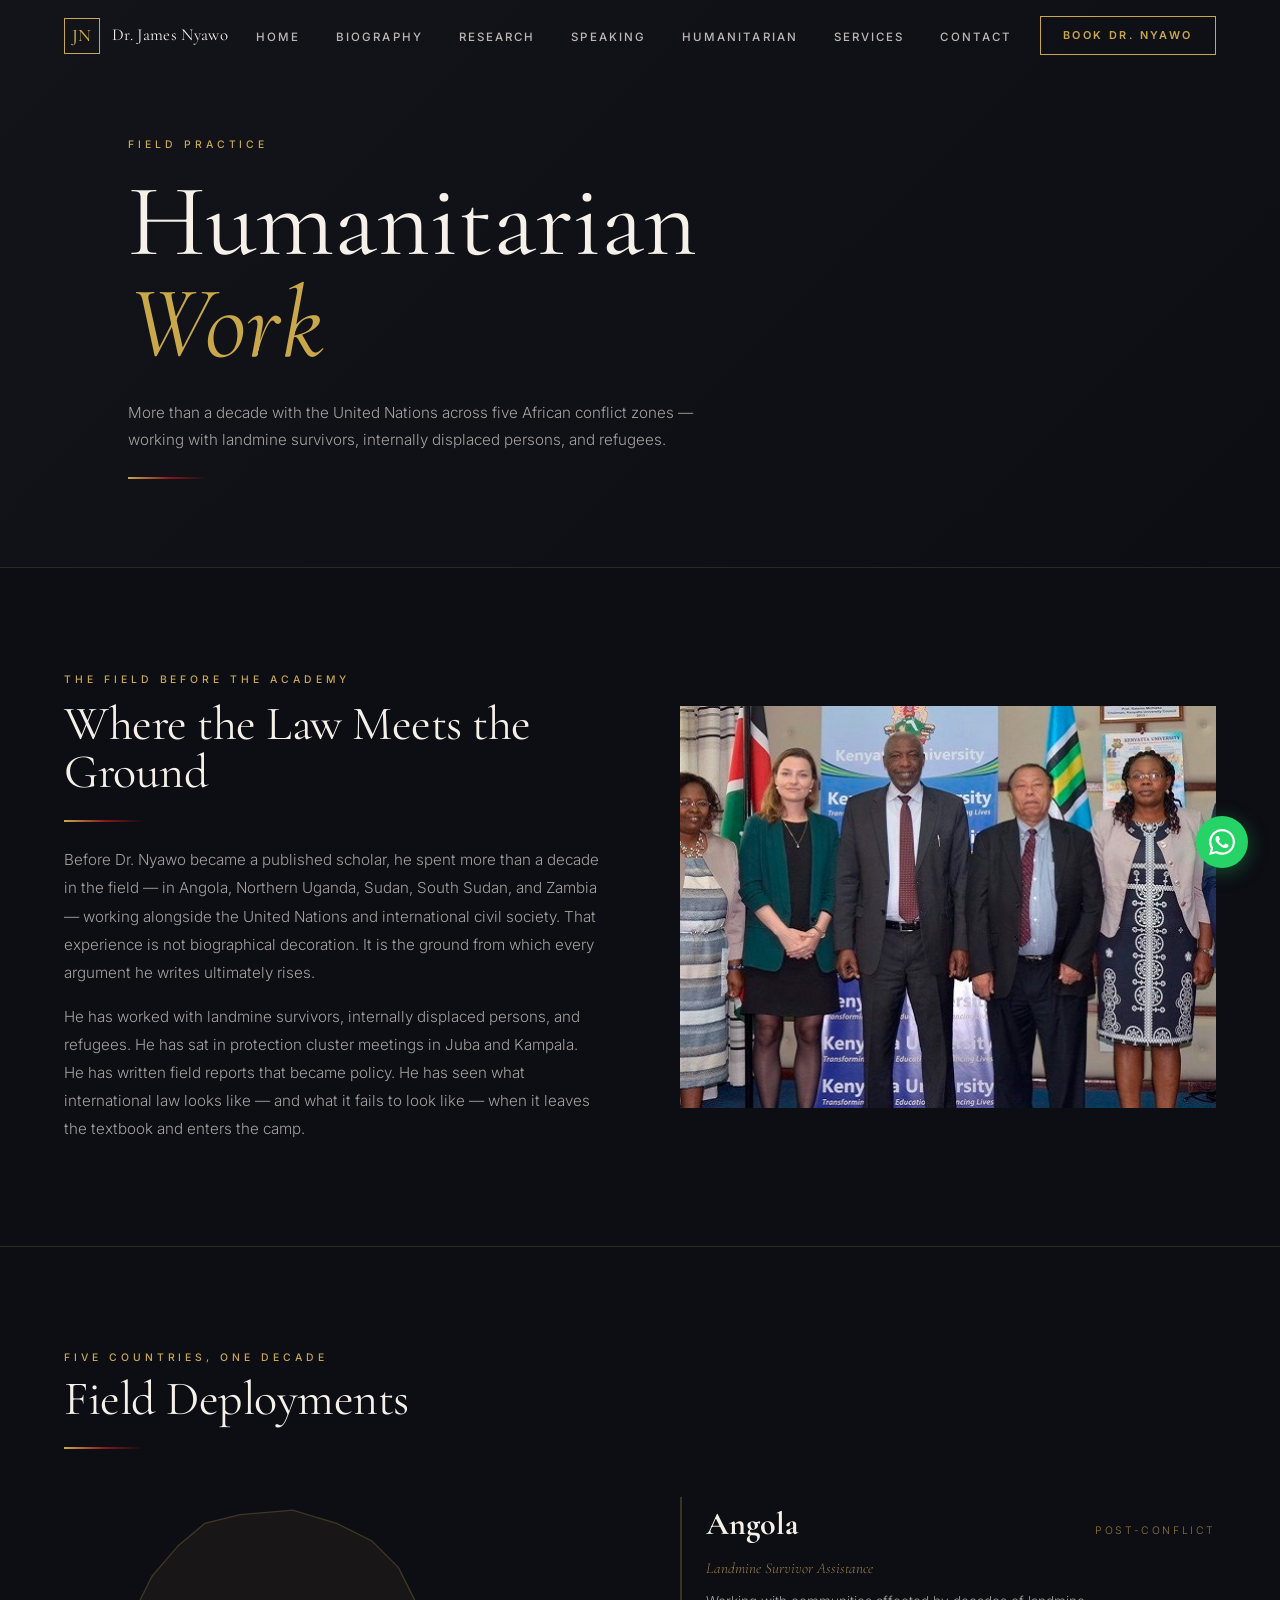
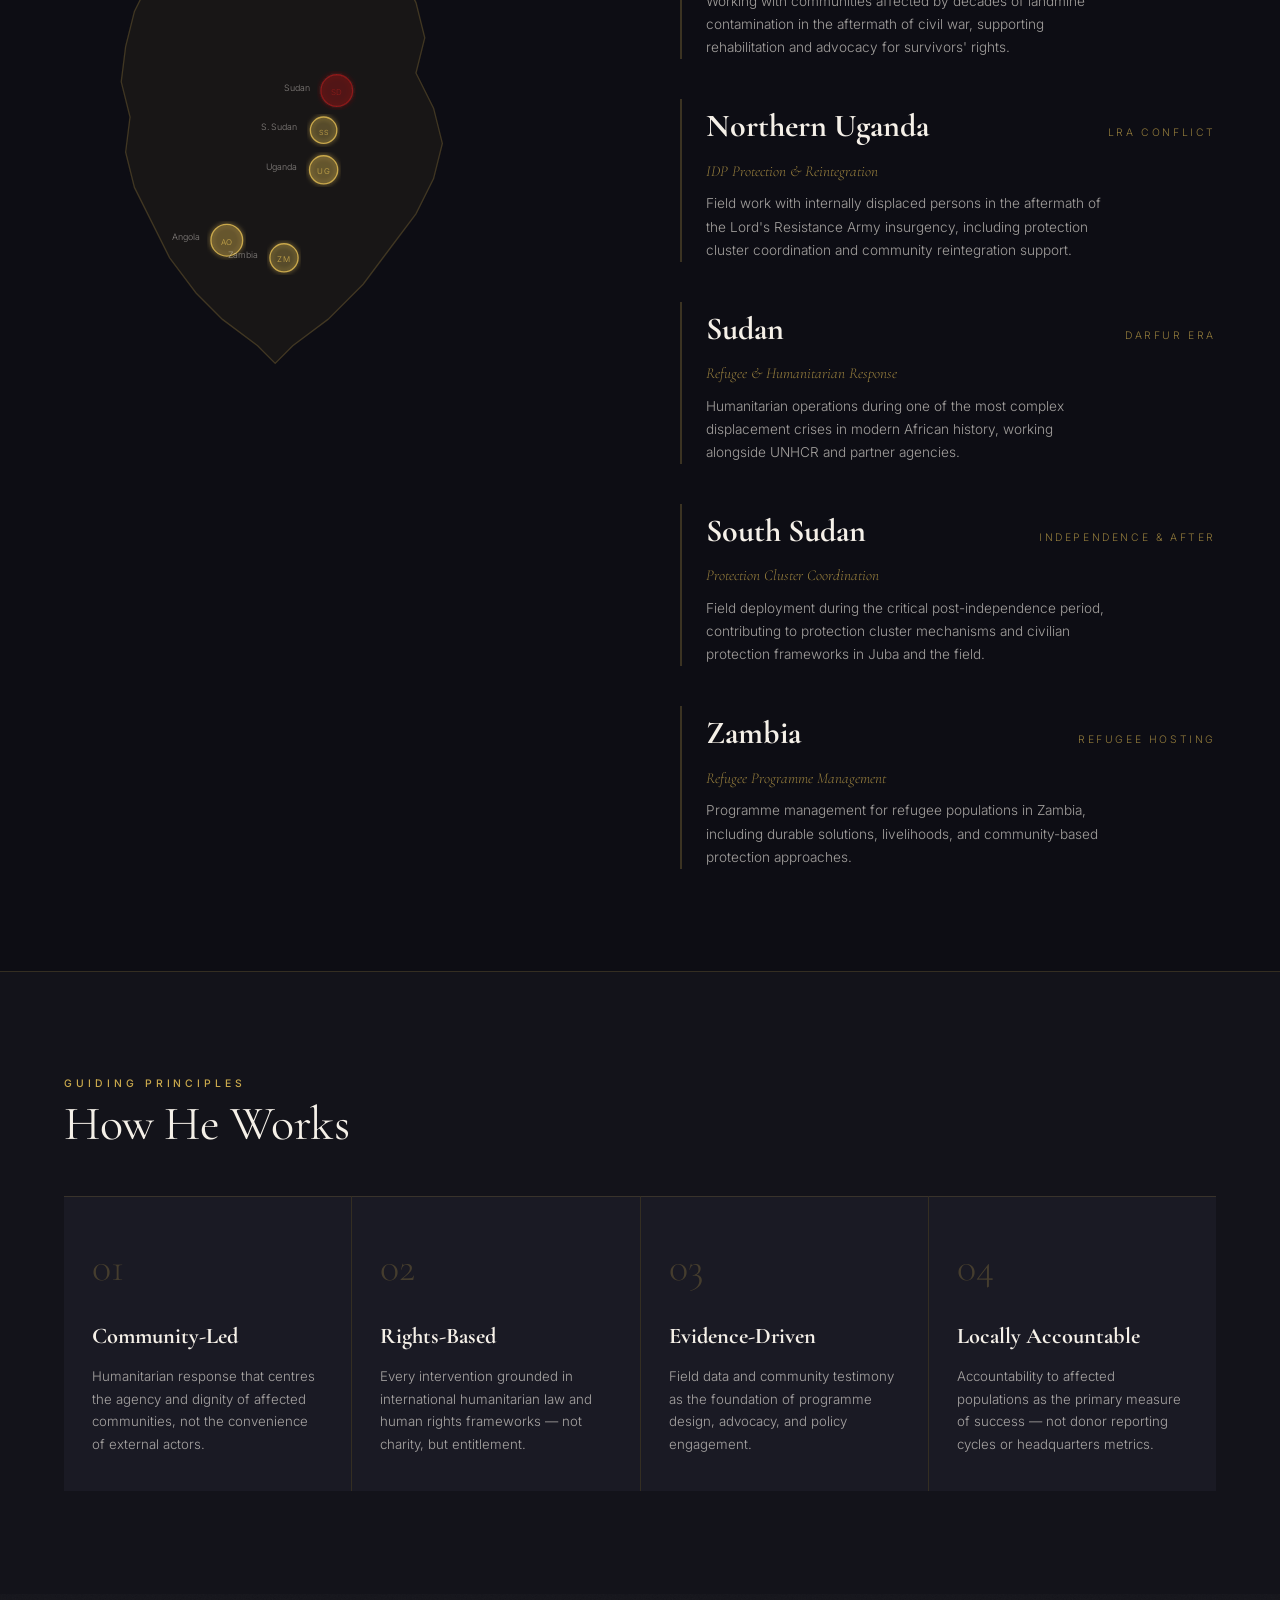
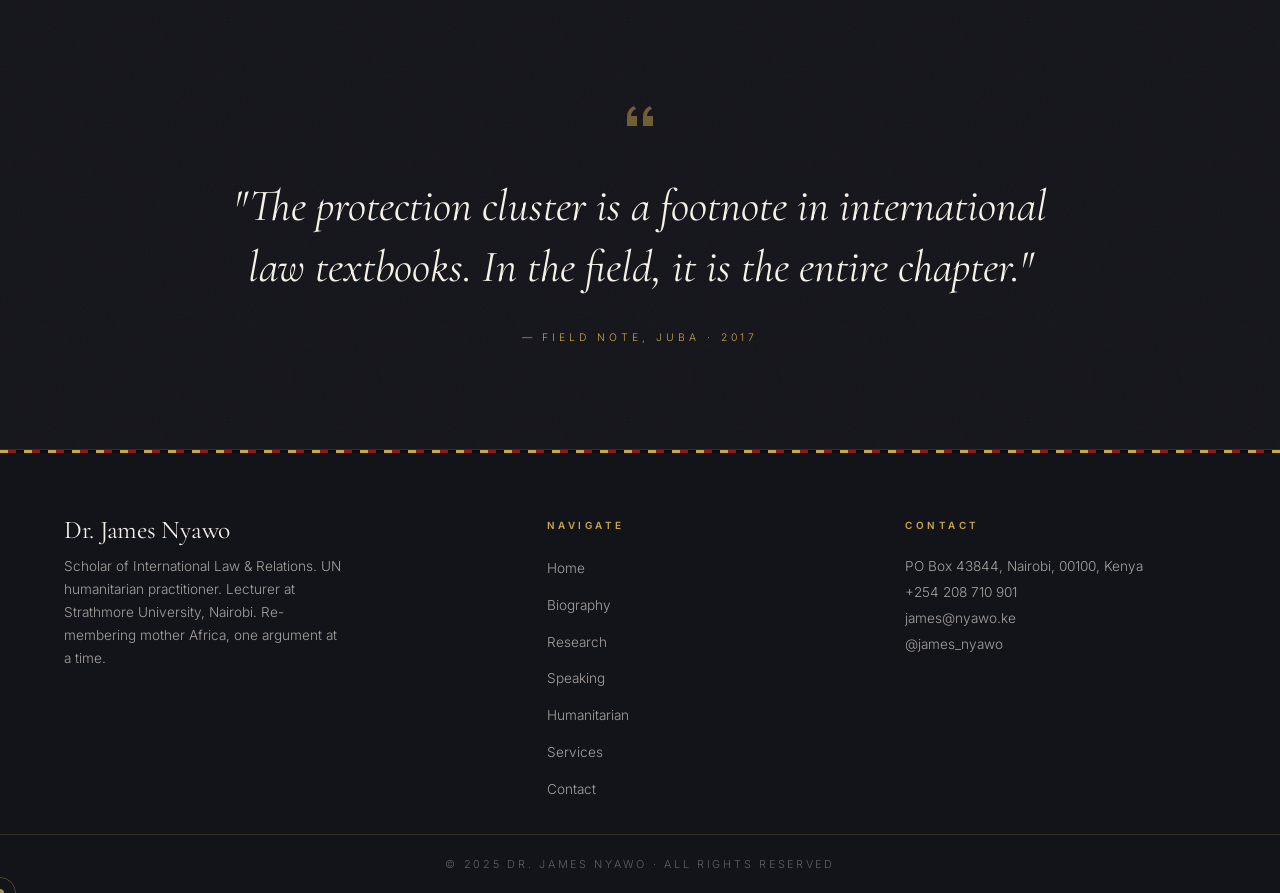
<file: pages/humanitarian.html>
<!DOCTYPE html>
<html lang="en">
<head>
  <meta charset="UTF-8">
  <meta name="viewport" content="width=device-width, initial-scale=1.0">
  <title>Humanitarian Work — Dr. James Nyawo</title>
  <meta name="description" content="A decade of UN humanitarian practice across five African conflict zones — Angola, Northern Uganda, Sudan, South Sudan, and Zambia.">
  <link rel="stylesheet" href="../css/style.css">
  <link rel="preconnect" href="https://fonts.googleapis.com">
  <link rel="preconnect" href="https://fonts.gstatic.com" crossorigin>
</head>
<body>
  <div id="nav-placeholder"></div>

  <main>
    <!-- ── Hero ── -->
    <section class="research-hero">
      <div class="page-hero-bg"></div>
      <div class="page-hero-content container">
        <p class="eyebrow" style="margin-bottom:1rem;">Field Practice</p>
        <h1 class="page-hero-title">
          Humanitarian<br><em>Work</em>
        </h1>
        <p class="page-hero-sub">More than a decade with the United Nations across five African conflict zones — working with landmine survivors, internally displaced persons, and refugees.</p>
        <span class="kente-line" style="margin-top:1.5rem;"></span>
      </div>
    </section>

    <!-- ── Intro ── -->
    <section style="padding:var(--section-pad) 0; border-bottom:1px solid var(--gold-dim);">
      <div class="container">
        <div style="display:grid; grid-template-columns:1fr 1fr; gap:5rem; align-items:center;">
          <div class="reveal">
            <p class="eyebrow" style="margin-bottom:0.75rem;">The Field Before the Academy</p>
            <h2 class="display-heading" style="font-size:clamp(2rem,4vw,3rem);">Where the Law Meets the Ground</h2>
            <span class="kente-line"></span>
            <p style="font-size:0.95rem; line-height:1.85; color:var(--ivory-muted); margin-top:1.25rem;">Before Dr. Nyawo became a published scholar, he spent more than a decade in the field — in Angola, Northern Uganda, Sudan, South Sudan, and Zambia — working alongside the United Nations and international civil society. That experience is not biographical decoration. It is the ground from which every argument he writes ultimately rises.</p>
            <p style="font-size:0.95rem; line-height:1.85; color:var(--ivory-muted); margin-top:1rem;">He has worked with landmine survivors, internally displaced persons, and refugees. He has sat in protection cluster meetings in Juba and Kampala. He has written field reports that became policy. He has seen what international law looks like — and what it fails to look like — when it leaves the textbook and enters the camp.</p>
          </div>
          <div class="reveal reveal-delay-2" style="overflow:hidden; aspect-ratio:4/3;">
            <img src="../images/photo2.jpg" alt="Dr. James Nyawo with colleagues at an institutional meeting" style="width:100%; height:100%; object-fit:cover; transition:transform 0.6s var(--ease-out);" onmouseover="this.style.transform='scale(1.04)'" onmouseout="this.style.transform='scale(1)'">
          </div>
        </div>
      </div>
    </section>

    <!-- ── Zones ── -->
    <section class="zones-section">
      <div class="container">
        <p class="eyebrow reveal">Five Countries, One Decade</p>
        <h2 class="display-heading reveal reveal-delay-1" style="font-size:clamp(2rem,4vw,3rem); margin-top:0.5rem;">Field Deployments</h2>
        <span class="kente-line reveal reveal-delay-2"></span>
        <div class="zones-layout">
          <!-- SVG Map -->
          <div class="africa-map-wrap reveal">
            <svg viewBox="0 0 500 600" xmlns="http://www.w3.org/2000/svg" aria-label="Map of Africa highlighting field deployment countries">
              <!-- Simplified Africa outline -->
              <defs>
                <filter id="glow">
                  <feGaussianBlur stdDeviation="3" result="coloredBlur"/>
                  <feMerge><feMergeNode in="coloredBlur"/><feMergeNode in="SourceGraphic"/></feMerge>
                </filter>
              </defs>
              <!-- Africa silhouette (simplified) -->
              <path d="M 200 20 L 260 15 L 310 30 L 350 50 L 380 80 L 400 120 L 410 160 L 400 200 L 420 240 L 430 280 L 420 320 L 400 360 L 370 400 L 340 440 L 300 480 L 260 510 L 240 530 L 220 510 L 180 480 L 150 450 L 120 410 L 100 370 L 80 330 L 70 290 L 75 250 L 65 210 L 70 170 L 80 130 L 100 90 L 130 55 L 160 30 Z"
                fill="rgba(201,168,76,0.06)" stroke="rgba(201,168,76,0.25)" stroke-width="1.5"/>

              <!-- Angola highlight -->
              <circle cx="185" cy="390" r="18" fill="rgba(201,168,76,0.25)" stroke="var(--gold)" stroke-width="1.5" filter="url(#glow)"/>
              <text x="185" y="395" text-anchor="middle" fill="var(--gold)" font-size="9" font-family="Inter, sans-serif" letter-spacing="0.1em">AO</text>

              <!-- Uganda highlight -->
              <circle cx="295" cy="310" r="16" fill="rgba(201,168,76,0.25)" stroke="var(--gold)" stroke-width="1.5" filter="url(#glow)"/>
              <text x="295" y="315" text-anchor="middle" fill="var(--gold)" font-size="9" font-family="Inter, sans-serif" letter-spacing="0.1em">UG</text>

              <!-- Sudan highlight -->
              <circle cx="310" cy="220" r="18" fill="rgba(139,26,26,0.3)" stroke="var(--crimson)" stroke-width="1.5" filter="url(#glow)"/>
              <text x="310" y="225" text-anchor="middle" fill="var(--crimson)" font-size="9" font-family="Inter, sans-serif" letter-spacing="0.1em">SD</text>

              <!-- South Sudan highlight -->
              <circle cx="295" cy="265" r="15" fill="rgba(201,168,76,0.2)" stroke="var(--gold)" stroke-width="1.5" filter="url(#glow)"/>
              <text x="295" y="270" text-anchor="middle" fill="var(--gold)" font-size="8" font-family="Inter, sans-serif" letter-spacing="0.1em">SS</text>

              <!-- Zambia highlight -->
              <circle cx="250" cy="410" r="16" fill="rgba(201,168,76,0.2)" stroke="var(--gold)" stroke-width="1.5" filter="url(#glow)"/>
              <text x="250" y="415" text-anchor="middle" fill="var(--gold)" font-size="9" font-family="Inter, sans-serif" letter-spacing="0.1em">ZM</text>

              <!-- Labels -->
              <text x="155" y="390" text-anchor="end" fill="rgba(245,240,232,0.5)" font-size="10" font-family="Inter, sans-serif">Angola</text>
              <text x="265" y="310" text-anchor="end" fill="rgba(245,240,232,0.5)" font-size="10" font-family="Inter, sans-serif">Uganda</text>
              <text x="280" y="220" text-anchor="end" fill="rgba(245,240,232,0.5)" font-size="10" font-family="Inter, sans-serif">Sudan</text>
              <text x="265" y="265" text-anchor="end" fill="rgba(245,240,232,0.5)" font-size="10" font-family="Inter, sans-serif">S. Sudan</text>
              <text x="220" y="410" text-anchor="end" fill="rgba(245,240,232,0.5)" font-size="10" font-family="Inter, sans-serif">Zambia</text>
            </svg>
          </div>

          <!-- Zones List -->
          <ul class="zones-list">
            <li class="zone-item reveal">
              <div class="zone-header">
                <h3 class="zone-country">Angola</h3>
                <span class="zone-years">Post-conflict</span>
              </div>
              <p class="zone-role">Landmine Survivor Assistance</p>
              <p class="zone-blurb">Working with communities affected by decades of landmine contamination in the aftermath of civil war, supporting rehabilitation and advocacy for survivors' rights.</p>
            </li>
            <li class="zone-item reveal reveal-delay-1">
              <div class="zone-header">
                <h3 class="zone-country">Northern Uganda</h3>
                <span class="zone-years">LRA Conflict</span>
              </div>
              <p class="zone-role">IDP Protection &amp; Reintegration</p>
              <p class="zone-blurb">Field work with internally displaced persons in the aftermath of the Lord's Resistance Army insurgency, including protection cluster coordination and community reintegration support.</p>
            </li>
            <li class="zone-item reveal reveal-delay-2">
              <div class="zone-header">
                <h3 class="zone-country">Sudan</h3>
                <span class="zone-years">Darfur Era</span>
              </div>
              <p class="zone-role">Refugee &amp; Humanitarian Response</p>
              <p class="zone-blurb">Humanitarian operations during one of the most complex displacement crises in modern African history, working alongside UNHCR and partner agencies.</p>
            </li>
            <li class="zone-item reveal">
              <div class="zone-header">
                <h3 class="zone-country">South Sudan</h3>
                <span class="zone-years">Independence &amp; After</span>
              </div>
              <p class="zone-role">Protection Cluster Coordination</p>
              <p class="zone-blurb">Field deployment during the critical post-independence period, contributing to protection cluster mechanisms and civilian protection frameworks in Juba and the field.</p>
            </li>
            <li class="zone-item reveal reveal-delay-1">
              <div class="zone-header">
                <h3 class="zone-country">Zambia</h3>
                <span class="zone-years">Refugee Hosting</span>
              </div>
              <p class="zone-role">Refugee Programme Management</p>
              <p class="zone-blurb">Programme management for refugee populations in Zambia, including durable solutions, livelihoods, and community-based protection approaches.</p>
            </li>
          </ul>
        </div>
      </div>
    </section>

    <!-- ── Principles ── -->
    <section class="principles-section">
      <div class="container">
        <p class="eyebrow reveal">Guiding Principles</p>
        <h2 class="display-heading reveal reveal-delay-1" style="font-size:clamp(2rem,4vw,3rem); margin-top:0.5rem;">How He Works</h2>
        <div class="principles-grid">
          <div class="principle-card reveal">
            <p class="principle-num">01</p>
            <h3 class="principle-title">Community-Led</h3>
            <p class="principle-body">Humanitarian response that centres the agency and dignity of affected communities, not the convenience of external actors.</p>
          </div>
          <div class="principle-card reveal reveal-delay-1">
            <p class="principle-num">02</p>
            <h3 class="principle-title">Rights-Based</h3>
            <p class="principle-body">Every intervention grounded in international humanitarian law and human rights frameworks — not charity, but entitlement.</p>
          </div>
          <div class="principle-card reveal reveal-delay-2">
            <p class="principle-num">03</p>
            <h3 class="principle-title">Evidence-Driven</h3>
            <p class="principle-body">Field data and community testimony as the foundation of programme design, advocacy, and policy engagement.</p>
          </div>
          <div class="principle-card reveal reveal-delay-3">
            <p class="principle-num">04</p>
            <h3 class="principle-title">Locally Accountable</h3>
            <p class="principle-body">Accountability to affected populations as the primary measure of success — not donor reporting cycles or headquarters metrics.</p>
          </div>
        </div>
      </div>
    </section>

    <!-- ── Quote ── -->
    <section class="quote-section">
      <div class="parchment-overlay"></div>
      <div class="container" style="position:relative;z-index:1;">
        <svg class="quote-mark reveal" viewBox="0 0 40 40" fill="currentColor">
          <path d="M14 10c-4 2-7 5-7 11v9h10V20h-6c0-3 2-6 5-7l-2-3Zm16 0c-4 2-7 5-7 11v9h10V20h-6c0-3 2-6 5-7l-2-3Z"/>
        </svg>
        <blockquote>
          <p class="quote-text reveal reveal-delay-1">"The protection cluster is a footnote in international law textbooks. In the field, it is the entire chapter."</p>
          <footer class="quote-attribution reveal reveal-delay-2">— Field note, Juba · 2017</footer>
        </blockquote>
      </div>
    </section>
  </main>

  <div id="footer-placeholder"></div>

  <script src="../js/components.js"></script>
  <script src="../js/main.js"></script>
</body>
</html>
</file>
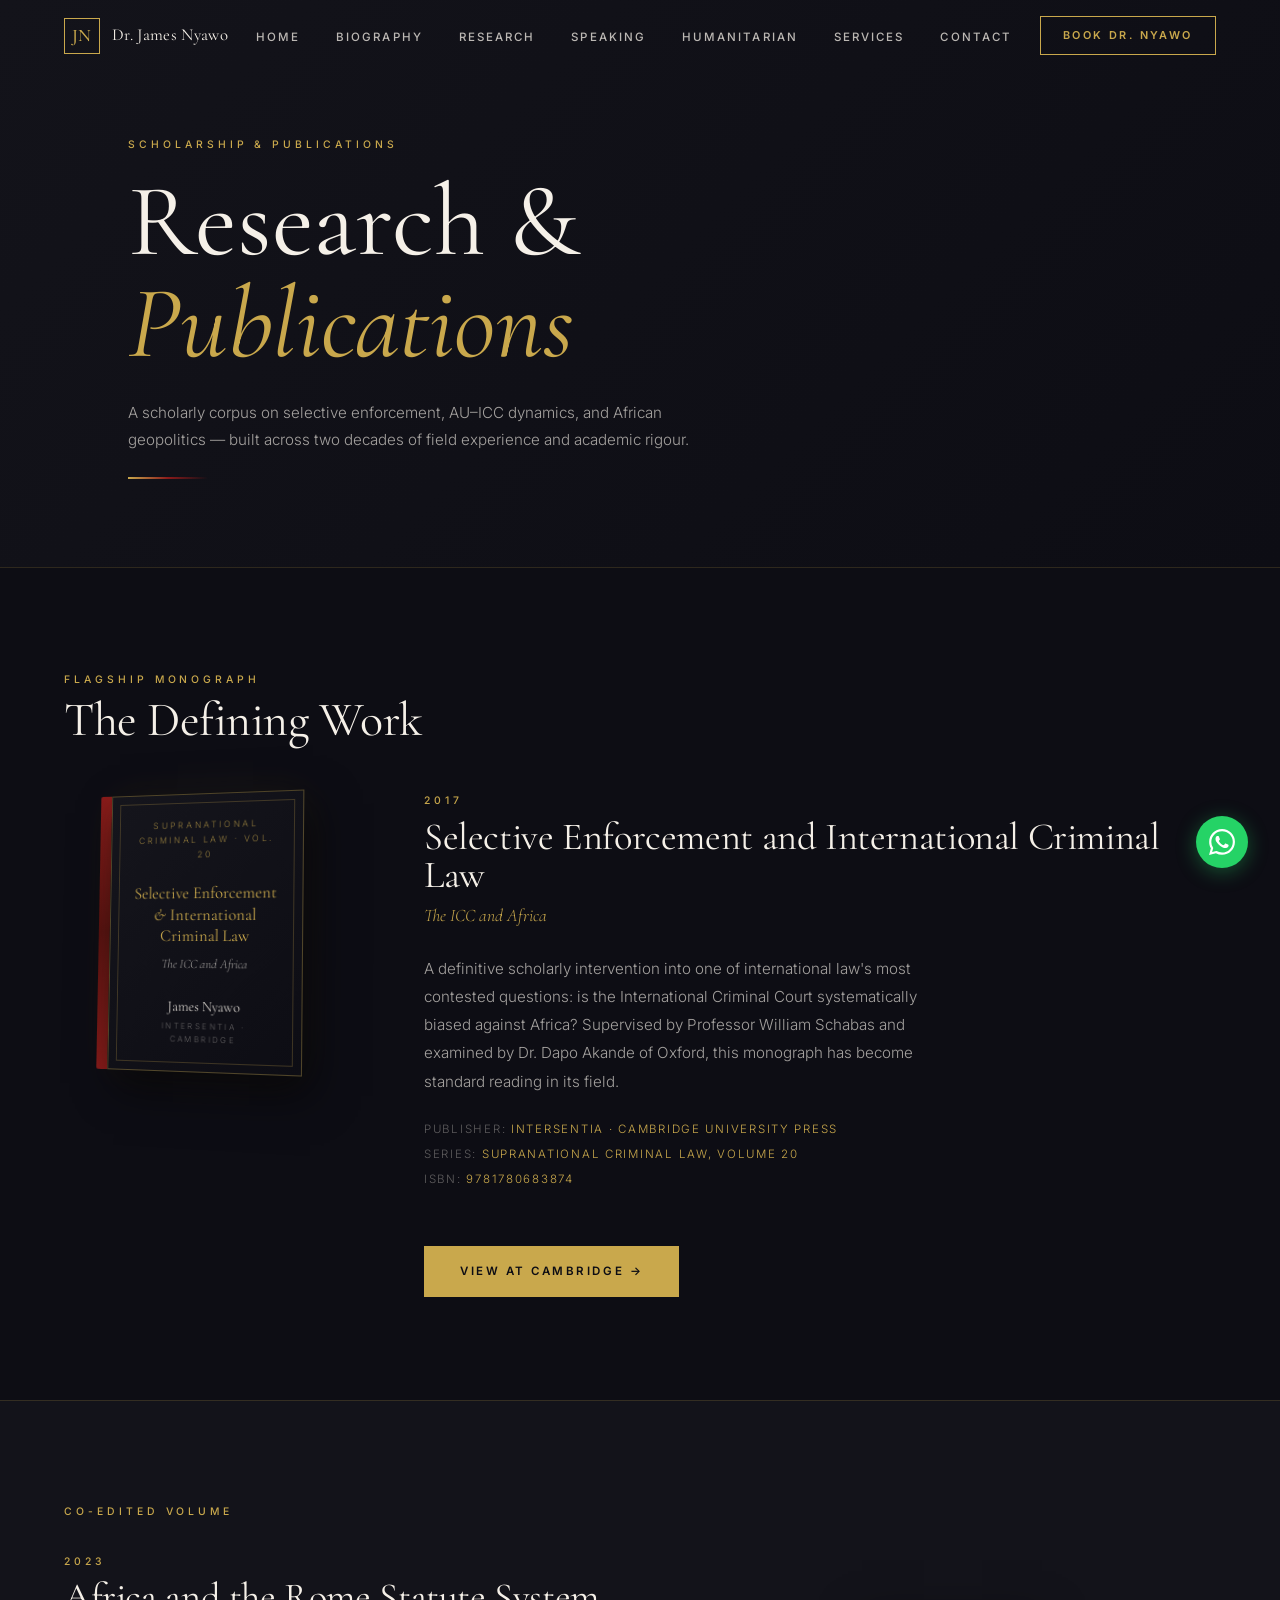
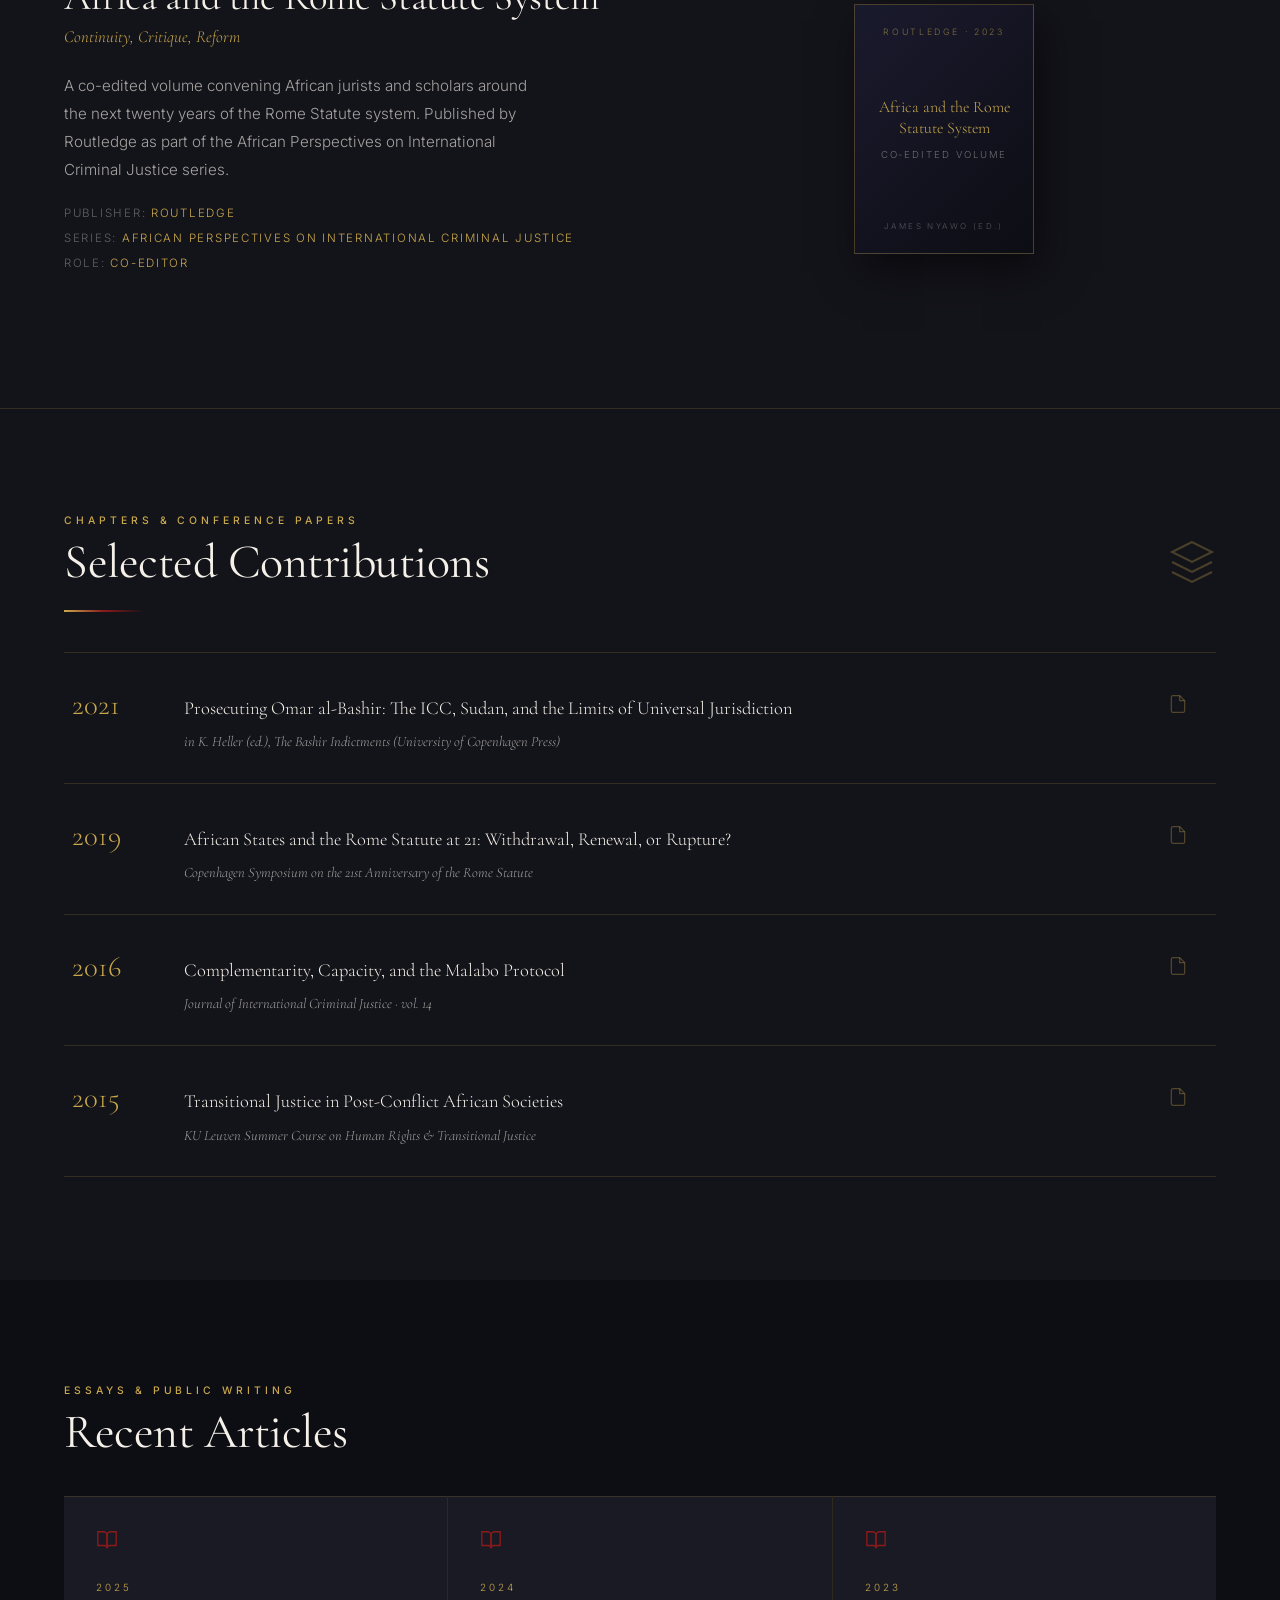
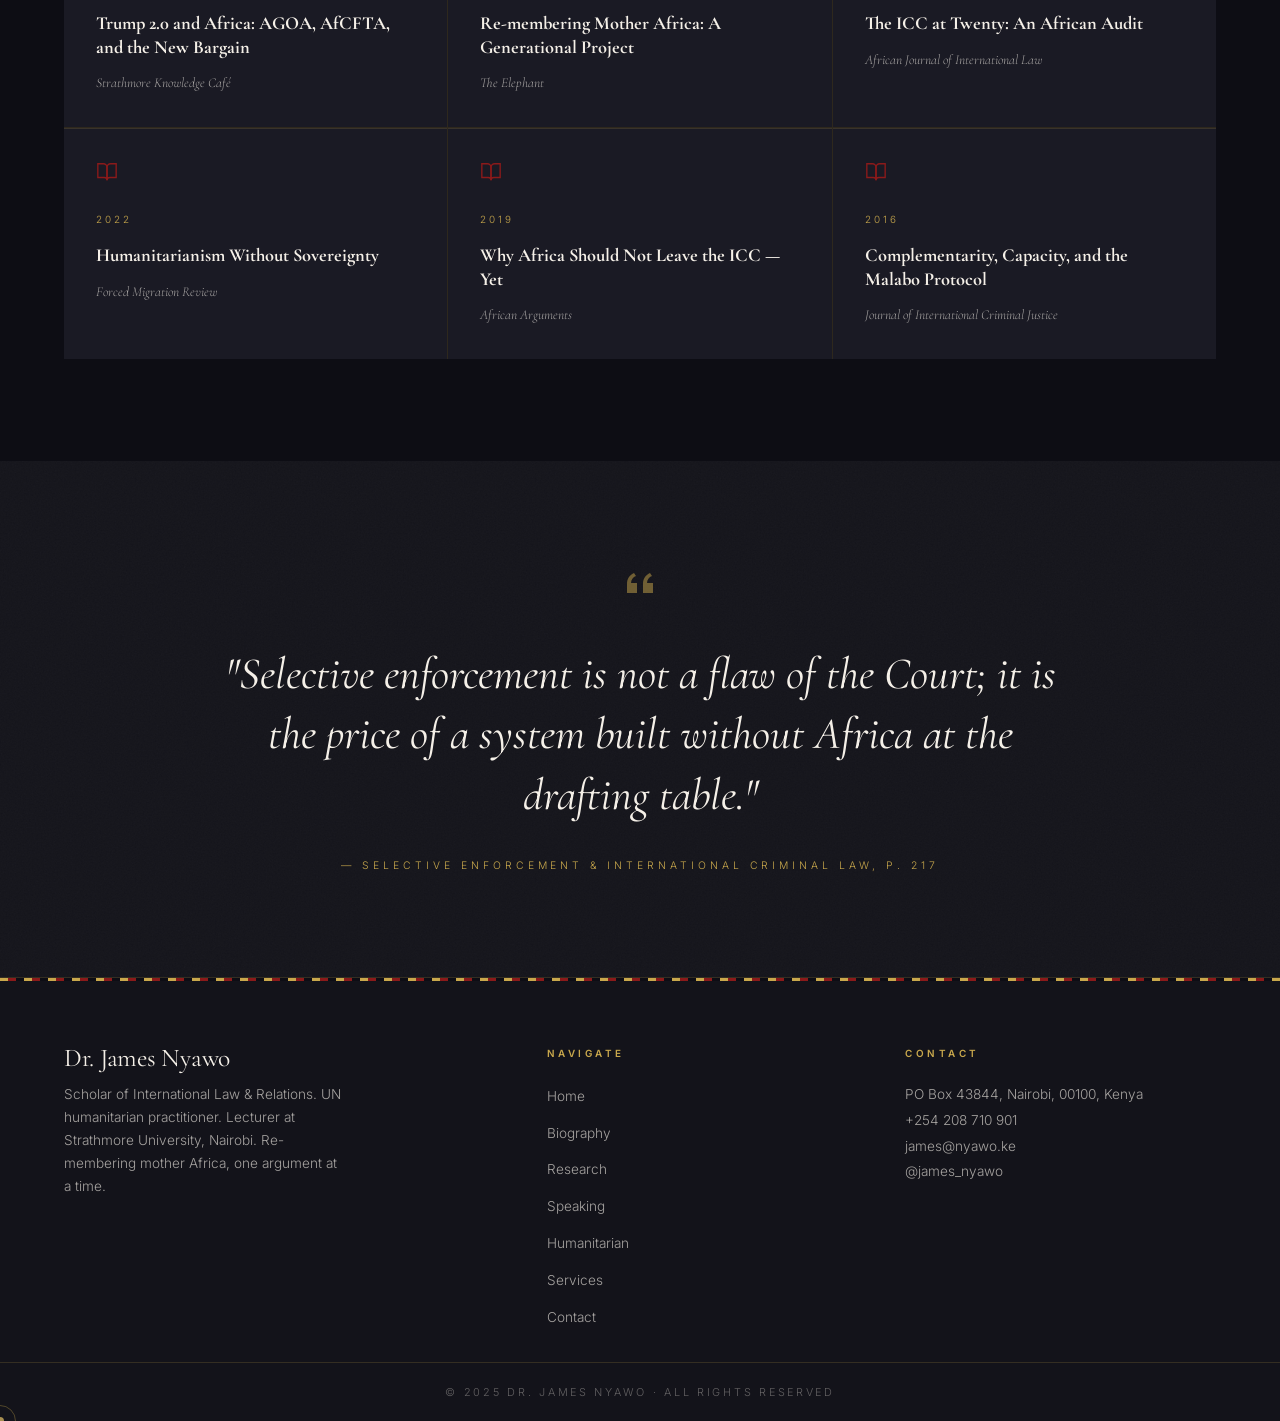
<file: pages/research.html>
<!DOCTYPE html>
<html lang="en">
<head>
  <meta charset="UTF-8">
  <meta name="viewport" content="width=device-width, initial-scale=1.0">
  <title>Research &amp; Publications — Dr. James Nyawo</title>
  <meta name="description" content="Books, chapters, and articles on the International Criminal Court, Africa, and the architecture of international criminal justice.">
  <link rel="stylesheet" href="../css/style.css">
  <link rel="preconnect" href="https://fonts.googleapis.com">
  <link rel="preconnect" href="https://fonts.gstatic.com" crossorigin>
</head>
<body>
  <div id="nav-placeholder"></div>

  <main>
    <!-- ── Hero ── -->
    <section class="research-hero">
      <div class="page-hero-bg"></div>
      <div class="page-hero-content container">
        <p class="eyebrow" style="margin-bottom:1rem;">Scholarship &amp; Publications</p>
        <h1 class="page-hero-title">
          Research &amp;<br><em>Publications</em>
        </h1>
        <p class="page-hero-sub">A scholarly corpus on selective enforcement, AU–ICC dynamics, and African geopolitics — built across two decades of field experience and academic rigour.</p>
        <span class="kente-line" style="margin-top:1.5rem;"></span>
      </div>
    </section>

    <!-- ── Monograph Spotlight ── -->
    <section class="monograph-section">
      <div class="container">
        <p class="eyebrow reveal">Flagship Monograph</p>
        <h2 class="display-heading reveal reveal-delay-1" style="font-size:clamp(2rem,4vw,3rem); margin-top:0.5rem; margin-bottom:3rem;">The Defining Work</h2>
        <div class="monograph-inner">
          <div class="monograph-book-wrap reveal">
            <div class="book-3d" style="width:200px; height:280px;">
              <div class="book-spine"></div>
              <div class="book-cover">
                <p class="book-series">Supranational Criminal Law · Vol. 20</p>
                <div>
                  <p class="book-title-display">Selective Enforcement <em>&amp;</em> International Criminal Law</p>
                  <p class="book-sub-display">The ICC and Africa</p>
                </div>
                <div>
                  <p class="book-author-display">James Nyawo</p>
                  <p class="book-pub-display">Intersentia · Cambridge</p>
                </div>
              </div>
            </div>
          </div>
          <div class="reveal reveal-delay-2">
            <p class="eyebrow">2017</p>
            <h3 class="display-heading" style="font-size:clamp(1.6rem,3vw,2.5rem); margin-top:0.5rem;">Selective Enforcement and International Criminal Law</h3>
            <p style="font-family:var(--font-display); font-size:1.1rem; font-style:italic; color:var(--gold); margin-top:0.4rem;">The ICC and Africa</p>
            <p style="font-size:0.95rem; line-height:1.85; color:var(--ivory-muted); margin-top:1.5rem; max-width:520px;">A definitive scholarly intervention into one of international law's most contested questions: is the International Criminal Court systematically biased against Africa? Supervised by Professor William Schabas and examined by Dr. Dapo Akande of Oxford, this monograph has become standard reading in its field.</p>
            <div class="book-meta" style="margin-top:1.5rem;">
              <p class="book-meta-item">Publisher: <span>Intersentia · Cambridge University Press</span></p>
              <p class="book-meta-item">Series: <span>Supranational Criminal Law, Volume 20</span></p>
              <p class="book-meta-item">ISBN: <span>9781780683874</span></p>
            </div>
            <a href="https://www.cambridge.org/core/books/selective-enforcement-and-international-criminal-law/1A36BC5FD6B1914BA8163FE5AE3A25EC" target="_blank" rel="noreferrer" class="btn-primary" style="margin-top:1.5rem;">View at Cambridge →</a>
          </div>
        </div>
      </div>
    </section>

    <!-- ── Co-edited Volume ── -->
    <section style="padding:var(--section-pad) 0; background:var(--charcoal); border-top:1px solid var(--gold-dim);">
      <div class="container">
        <p class="eyebrow reveal">Co-edited Volume</p>
        <div style="display:grid; grid-template-columns:1fr 1fr; gap:4rem; align-items:center; margin-top:2rem;">
          <div class="reveal reveal-delay-1">
            <p class="eyebrow" style="margin-bottom:0.5rem;">2023</p>
            <h3 class="display-heading" style="font-size:clamp(1.6rem,3vw,2.5rem);">Africa and the Rome Statute System</h3>
            <p style="font-family:var(--font-display); font-size:1.05rem; font-style:italic; color:var(--gold); margin-top:0.4rem;">Continuity, Critique, Reform</p>
            <p style="font-size:0.95rem; line-height:1.85; color:var(--ivory-muted); margin-top:1.25rem; max-width:480px;">A co-edited volume convening African jurists and scholars around the next twenty years of the Rome Statute system. Published by Routledge as part of the African Perspectives on International Criminal Justice series.</p>
            <div class="book-meta" style="margin-top:1.25rem;">
              <p class="book-meta-item">Publisher: <span>Routledge</span></p>
              <p class="book-meta-item">Series: <span>African Perspectives on International Criminal Justice</span></p>
              <p class="book-meta-item">Role: <span>Co-editor</span></p>
            </div>
          </div>
          <div class="reveal reveal-delay-2" style="display:flex; justify-content:center;">
            <div style="width:180px; height:250px; background:linear-gradient(135deg,#1a1a2e,#0d0d14); border:1px solid rgba(201,168,76,0.3); display:flex; flex-direction:column; justify-content:space-between; padding:1.25rem; text-align:center; box-shadow:8px 16px 40px rgba(0,0,0,0.5);">
              <p style="font-size:0.55rem; letter-spacing:0.3em; text-transform:uppercase; color:rgba(201,168,76,0.6);">Routledge · 2023</p>
              <div>
                <p style="font-family:var(--font-display); font-size:1rem; color:var(--gold); line-height:1.3;">Africa and the Rome Statute System</p>
                <p style="font-size:0.6rem; letter-spacing:0.2em; text-transform:uppercase; color:rgba(245,240,232,0.4); margin-top:0.5rem;">co-edited volume</p>
              </div>
              <p style="font-size:0.5rem; letter-spacing:0.3em; text-transform:uppercase; color:rgba(245,240,232,0.3);">James Nyawo (ed.)</p>
            </div>
          </div>
        </div>
      </div>
    </section>

    <!-- ── Chapters ── -->
    <section class="chapters-section">
      <div class="container">
        <div style="display:flex; align-items:flex-end; justify-content:space-between; gap:2rem;">
          <div>
            <p class="eyebrow reveal">Chapters &amp; Conference Papers</p>
            <h2 class="display-heading reveal reveal-delay-1" style="font-size:clamp(2rem,4vw,3rem); margin-top:0.5rem;">Selected Contributions</h2>
          </div>
          <svg style="width:48px; height:48px; color:rgba(201,168,76,0.3);" viewBox="0 0 24 24" fill="none" stroke="currentColor" stroke-width="1"><path d="M12 2L2 7l10 5 10-5-10-5zM2 17l10 5 10-5M2 12l10 5 10-5"/></svg>
        </div>
        <span class="kente-line reveal reveal-delay-2"></span>
        <ul class="chapters-list reveal">
          <li class="chapter-item">
            <span class="chapter-year">2021</span>
            <div>
              <p class="chapter-title">Prosecuting Omar al-Bashir: The ICC, Sudan, and the Limits of Universal Jurisdiction</p>
              <p class="chapter-venue">in K. Heller (ed.), The Bashir Indictments (University of Copenhagen Press)</p>
            </div>
            <svg class="chapter-icon" width="20" height="20" viewBox="0 0 24 24" fill="none" stroke="currentColor" stroke-width="1.5"><path d="M14 2H6a2 2 0 00-2 2v16a2 2 0 002 2h12a2 2 0 002-2V8z"/><polyline points="14 2 14 8 20 8"/></svg>
          </li>
          <li class="chapter-item">
            <span class="chapter-year">2019</span>
            <div>
              <p class="chapter-title">African States and the Rome Statute at 21: Withdrawal, Renewal, or Rupture?</p>
              <p class="chapter-venue">Copenhagen Symposium on the 21st Anniversary of the Rome Statute</p>
            </div>
            <svg class="chapter-icon" width="20" height="20" viewBox="0 0 24 24" fill="none" stroke="currentColor" stroke-width="1.5"><path d="M14 2H6a2 2 0 00-2 2v16a2 2 0 002 2h12a2 2 0 002-2V8z"/><polyline points="14 2 14 8 20 8"/></svg>
          </li>
          <li class="chapter-item">
            <span class="chapter-year">2016</span>
            <div>
              <p class="chapter-title">Complementarity, Capacity, and the Malabo Protocol</p>
              <p class="chapter-venue">Journal of International Criminal Justice · vol. 14</p>
            </div>
            <svg class="chapter-icon" width="20" height="20" viewBox="0 0 24 24" fill="none" stroke="currentColor" stroke-width="1.5"><path d="M14 2H6a2 2 0 00-2 2v16a2 2 0 002 2h12a2 2 0 002-2V8z"/><polyline points="14 2 14 8 20 8"/></svg>
          </li>
          <li class="chapter-item">
            <span class="chapter-year">2015</span>
            <div>
              <p class="chapter-title">Transitional Justice in Post-Conflict African Societies</p>
              <p class="chapter-venue">KU Leuven Summer Course on Human Rights &amp; Transitional Justice</p>
            </div>
            <svg class="chapter-icon" width="20" height="20" viewBox="0 0 24 24" fill="none" stroke="currentColor" stroke-width="1.5"><path d="M14 2H6a2 2 0 00-2 2v16a2 2 0 002 2h12a2 2 0 002-2V8z"/><polyline points="14 2 14 8 20 8"/></svg>
          </li>
        </ul>
      </div>
    </section>

    <!-- ── Articles ── -->
    <section class="articles-section">
      <div class="container">
        <p class="eyebrow reveal">Essays &amp; Public Writing</p>
        <h2 class="display-heading reveal reveal-delay-1" style="font-size:clamp(2rem,4vw,3rem); margin-top:0.5rem;">Recent Articles</h2>
        <div class="articles-grid">
          <div class="article-card reveal">
            <svg width="22" height="22" viewBox="0 0 24 24" fill="none" stroke="var(--crimson)" stroke-width="1.5" style="margin-bottom:1.25rem;"><path d="M2 3h6a4 4 0 014 4v14a3 3 0 00-3-3H2z"/><path d="M22 3h-6a4 4 0 00-4 4v14a3 3 0 013-3h7z"/></svg>
            <p class="article-year">2025</p>
            <h3 class="article-title">Trump 2.0 and Africa: AGOA, AfCFTA, and the New Bargain</h3>
            <p class="article-venue">Strathmore Knowledge Café</p>
          </div>
          <div class="article-card reveal reveal-delay-1">
            <svg width="22" height="22" viewBox="0 0 24 24" fill="none" stroke="var(--crimson)" stroke-width="1.5" style="margin-bottom:1.25rem;"><path d="M2 3h6a4 4 0 014 4v14a3 3 0 00-3-3H2z"/><path d="M22 3h-6a4 4 0 00-4 4v14a3 3 0 013-3h7z"/></svg>
            <p class="article-year">2024</p>
            <h3 class="article-title">Re-membering Mother Africa: A Generational Project</h3>
            <p class="article-venue">The Elephant</p>
          </div>
          <div class="article-card reveal reveal-delay-2">
            <svg width="22" height="22" viewBox="0 0 24 24" fill="none" stroke="var(--crimson)" stroke-width="1.5" style="margin-bottom:1.25rem;"><path d="M2 3h6a4 4 0 014 4v14a3 3 0 00-3-3H2z"/><path d="M22 3h-6a4 4 0 00-4 4v14a3 3 0 013-3h7z"/></svg>
            <p class="article-year">2023</p>
            <h3 class="article-title">The ICC at Twenty: An African Audit</h3>
            <p class="article-venue">African Journal of International Law</p>
          </div>
          <div class="article-card reveal">
            <svg width="22" height="22" viewBox="0 0 24 24" fill="none" stroke="var(--crimson)" stroke-width="1.5" style="margin-bottom:1.25rem;"><path d="M2 3h6a4 4 0 014 4v14a3 3 0 00-3-3H2z"/><path d="M22 3h-6a4 4 0 00-4 4v14a3 3 0 013-3h7z"/></svg>
            <p class="article-year">2022</p>
            <h3 class="article-title">Humanitarianism Without Sovereignty</h3>
            <p class="article-venue">Forced Migration Review</p>
          </div>
          <div class="article-card reveal reveal-delay-1">
            <svg width="22" height="22" viewBox="0 0 24 24" fill="none" stroke="var(--crimson)" stroke-width="1.5" style="margin-bottom:1.25rem;"><path d="M2 3h6a4 4 0 014 4v14a3 3 0 00-3-3H2z"/><path d="M22 3h-6a4 4 0 00-4 4v14a3 3 0 013-3h7z"/></svg>
            <p class="article-year">2019</p>
            <h3 class="article-title">Why Africa Should Not Leave the ICC — Yet</h3>
            <p class="article-venue">African Arguments</p>
          </div>
          <div class="article-card reveal reveal-delay-2">
            <svg width="22" height="22" viewBox="0 0 24 24" fill="none" stroke="var(--crimson)" stroke-width="1.5" style="margin-bottom:1.25rem;"><path d="M2 3h6a4 4 0 014 4v14a3 3 0 00-3-3H2z"/><path d="M22 3h-6a4 4 0 00-4 4v14a3 3 0 013-3h7z"/></svg>
            <p class="article-year">2016</p>
            <h3 class="article-title">Complementarity, Capacity, and the Malabo Protocol</h3>
            <p class="article-venue">Journal of International Criminal Justice</p>
          </div>
        </div>
      </div>
    </section>

    <!-- ── Citation Quote ── -->
    <section class="quote-section">
      <div class="parchment-overlay"></div>
      <div class="container" style="position:relative;z-index:1;">
        <svg class="quote-mark reveal" viewBox="0 0 40 40" fill="currentColor">
          <path d="M14 10c-4 2-7 5-7 11v9h10V20h-6c0-3 2-6 5-7l-2-3Zm16 0c-4 2-7 5-7 11v9h10V20h-6c0-3 2-6 5-7l-2-3Z"/>
        </svg>
        <blockquote>
          <p class="quote-text reveal reveal-delay-1">"Selective enforcement is not a flaw of the Court; it is the price of a system built without Africa at the drafting table."</p>
          <footer class="quote-attribution reveal reveal-delay-2">— Selective Enforcement &amp; International Criminal Law, p. 217</footer>
        </blockquote>
      </div>
    </section>
  </main>

  <div id="footer-placeholder"></div>

  <script src="../js/components.js"></script>
  <script src="../js/main.js"></script>
</body>
</html>
</file>
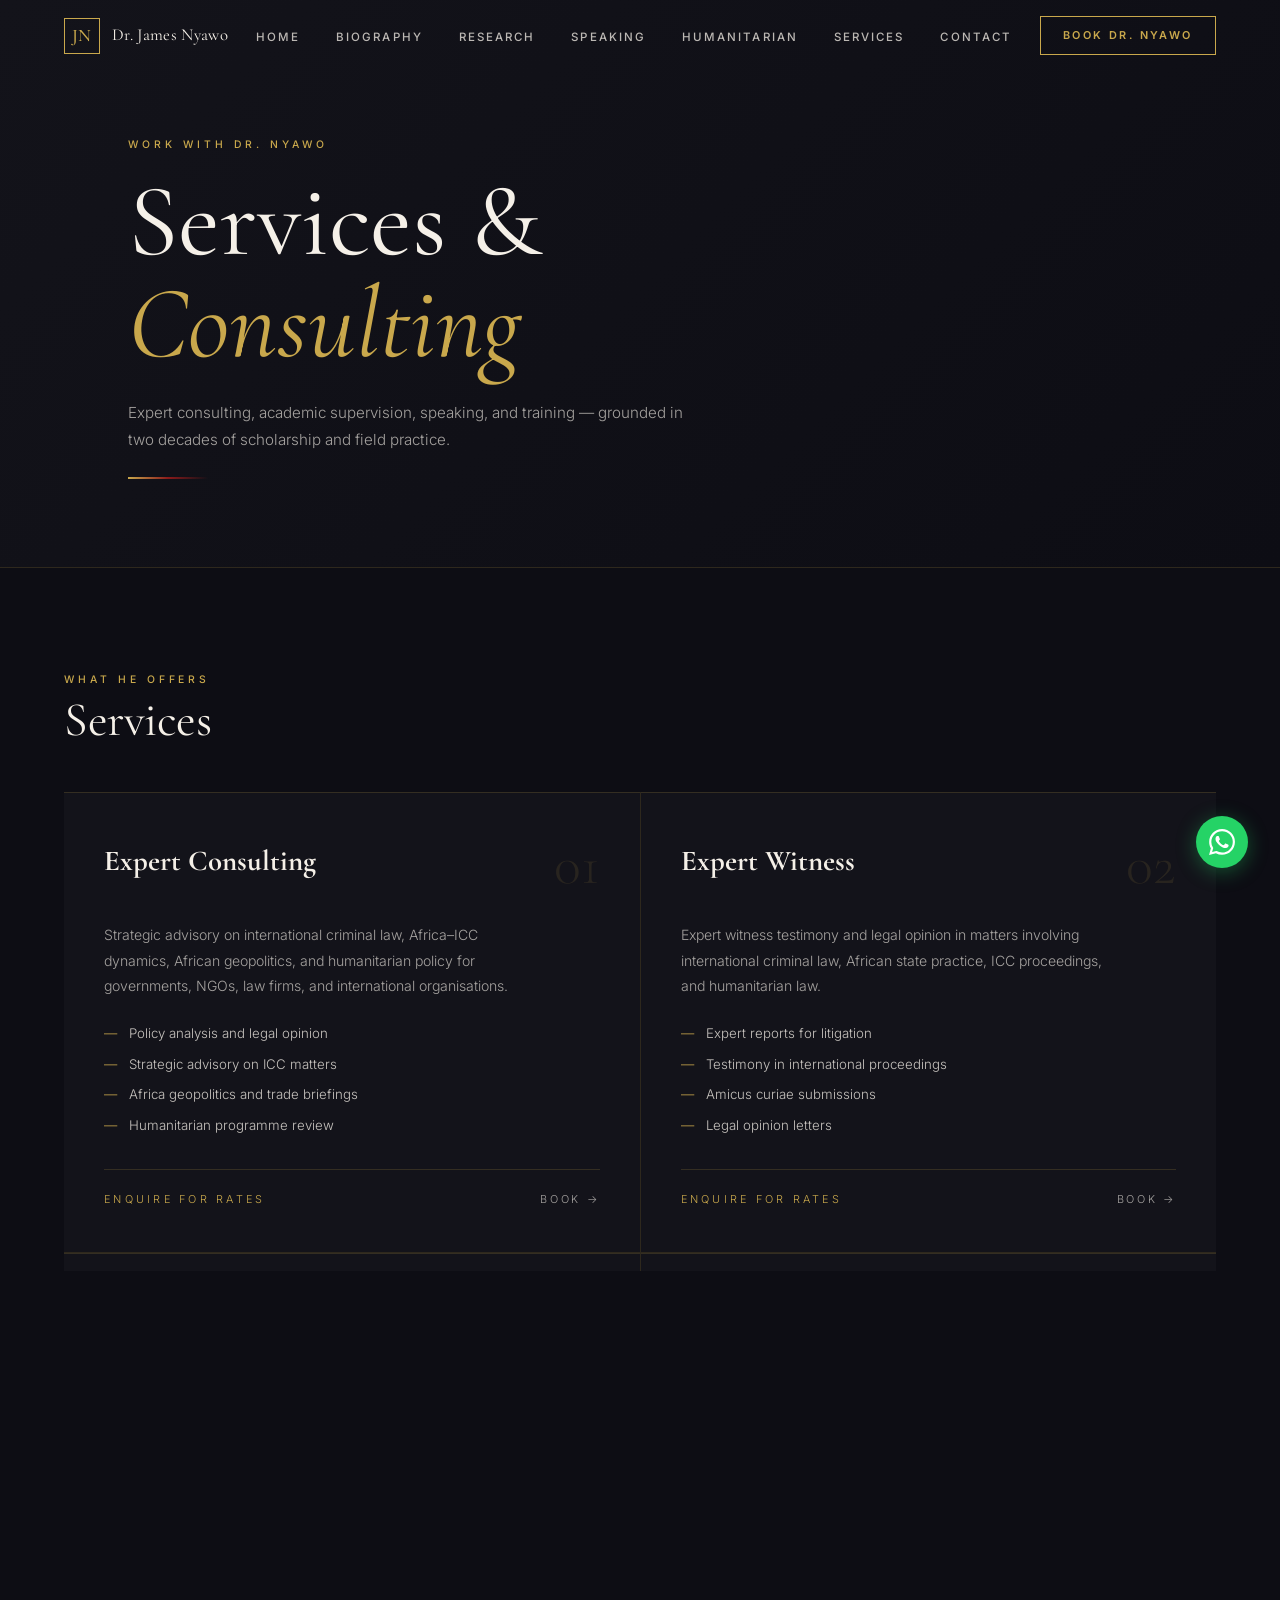
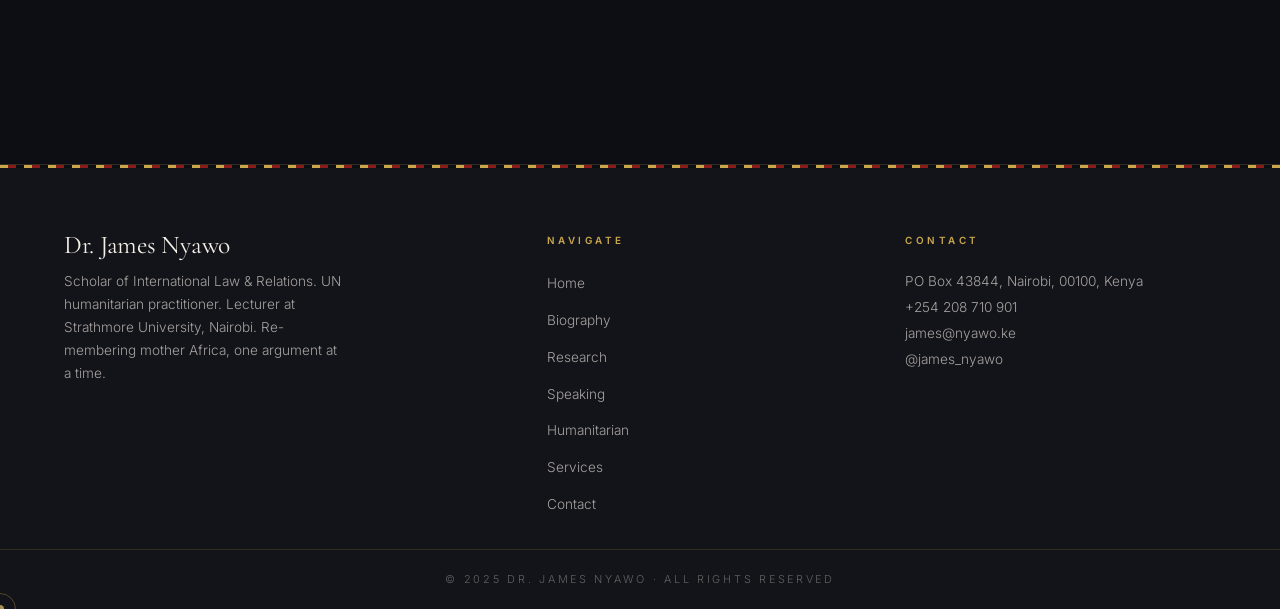
<file: pages/services.html>
<!DOCTYPE html>
<html lang="en">
<head>
  <meta charset="UTF-8">
  <meta name="viewport" content="width=device-width, initial-scale=1.0">
  <title>Services — Dr. James Nyawo</title>
  <meta name="description" content="Consulting, expert witness testimony, academic supervision, speaking engagements, and training services from Dr. James Nyawo.">
  <link rel="stylesheet" href="../css/style.css">
  <link rel="preconnect" href="https://fonts.googleapis.com">
  <link rel="preconnect" href="https://fonts.gstatic.com" crossorigin>
</head>
<body>
  <div id="nav-placeholder"></div>

  <main>
    <!-- ── Hero ── -->
    <section class="research-hero">
      <div class="page-hero-bg"></div>
      <div class="page-hero-content container">
        <p class="eyebrow" style="margin-bottom:1rem;">Work With Dr. Nyawo</p>
        <h1 class="page-hero-title">
          Services &amp;<br><em>Consulting</em>
        </h1>
        <p class="page-hero-sub">Expert consulting, academic supervision, speaking, and training — grounded in two decades of scholarship and field practice.</p>
        <span class="kente-line" style="margin-top:1.5rem;"></span>
      </div>
    </section>

    <!-- ── Services Grid ── -->
    <section style="padding:var(--section-pad) 0;">
      <div class="container">
        <p class="eyebrow reveal">What He Offers</p>
        <h2 class="display-heading reveal reveal-delay-1" style="font-size:clamp(2rem,4vw,3rem); margin-top:0.5rem;">Services</h2>
        <div class="services-grid">
          <div class="service-card reveal">
            <div class="service-header">
              <h3 class="service-title">Expert Consulting</h3>
              <span class="service-eyebrow">01</span>
            </div>
            <p class="service-body">Strategic advisory on international criminal law, Africa–ICC dynamics, African geopolitics, and humanitarian policy for governments, NGOs, law firms, and international organisations.</p>
            <ul class="service-includes">
              <li>Policy analysis and legal opinion</li>
              <li>Strategic advisory on ICC matters</li>
              <li>Africa geopolitics and trade briefings</li>
              <li>Humanitarian programme review</li>
            </ul>
            <div class="service-footer">
              <span class="service-price">Enquire for rates</span>
              <a href="#book" class="service-link">Book →</a>
            </div>
          </div>
          <div class="service-card reveal reveal-delay-1">
            <div class="service-header">
              <h3 class="service-title">Expert Witness</h3>
              <span class="service-eyebrow">02</span>
            </div>
            <p class="service-body">Expert witness testimony and legal opinion in matters involving international criminal law, African state practice, ICC proceedings, and humanitarian law.</p>
            <ul class="service-includes">
              <li>Expert reports for litigation</li>
              <li>Testimony in international proceedings</li>
              <li>Amicus curiae submissions</li>
              <li>Legal opinion letters</li>
            </ul>
            <div class="service-footer">
              <span class="service-price">Enquire for rates</span>
              <a href="#book" class="service-link">Book →</a>
            </div>
          </div>
          <div class="service-card reveal">
            <div class="service-header">
              <h3 class="service-title">Academic Supervision</h3>
              <span class="service-eyebrow">03</span>
            </div>
            <p class="service-body">Doctoral and postgraduate supervision in international law, international relations, African studies, and humanitarian practice. Limited places available each academic year.</p>
            <ul class="service-includes">
              <li>PhD and LLM supervision</li>
              <li>Thesis review and mentoring</li>
              <li>Research methodology guidance</li>
              <li>Publication strategy support</li>
            </ul>
            <div class="service-footer">
              <span class="service-price">Academic year basis</span>
              <a href="#book" class="service-link">Enquire →</a>
            </div>
          </div>
          <div class="service-card reveal reveal-delay-1">
            <div class="service-header">
              <h3 class="service-title">Speaking &amp; Training</h3>
              <span class="service-eyebrow">04</span>
            </div>
            <p class="service-body">Keynote addresses, panel contributions, and bespoke training workshops for universities, think tanks, policy forums, and international organisations.</p>
            <ul class="service-includes">
              <li>Keynote addresses</li>
              <li>Panel moderation and contribution</li>
              <li>Bespoke training workshops</li>
              <li>Executive education sessions</li>
            </ul>
            <div class="service-footer">
              <span class="service-price">Enquire for rates</span>
              <a href="#book" class="service-link">Book →</a>
            </div>
          </div>
        </div>
      </div>
    </section>

    <!-- ── Process ── -->
    <section class="process-section">
      <div class="container">
        <p class="eyebrow reveal">How It Works</p>
        <h2 class="display-heading reveal reveal-delay-1" style="font-size:clamp(2rem,4vw,3rem); margin-top:0.5rem;">The Process</h2>
        <div class="process-grid">
          <div class="process-step reveal">
            <p class="process-n">01</p>
            <h3 class="process-title">Enquiry</h3>
            <p class="process-body">Submit your enquiry using the form below. Include as much context as possible about your need, timeline, and organisation.</p>
          </div>
          <div class="process-step reveal reveal-delay-1">
            <p class="process-n">02</p>
            <h3 class="process-title">Scoping Call</h3>
            <p class="process-body">A brief call to understand your needs, assess fit, and discuss scope, timeline, and fees. Usually within 5 working days.</p>
          </div>
          <div class="process-step reveal reveal-delay-2">
            <p class="process-n">03</p>
            <h3 class="process-title">Proposal</h3>
            <p class="process-body">A written proposal outlining deliverables, timeline, and fees for your review and approval.</p>
          </div>
          <div class="process-step reveal reveal-delay-3">
            <p class="process-n">04</p>
            <h3 class="process-title">Engagement</h3>
            <p class="process-body">Work begins. Dr. Nyawo is known for rigour, responsiveness, and delivering on time.</p>
          </div>
        </div>
      </div>
    </section>

    <!-- ── Booking Form ── -->
    <section class="booking-section" id="book">
      <div class="container">
        <div class="booking-inner">
          <p class="eyebrow reveal">Get in Touch</p>
          <h2 class="display-heading reveal reveal-delay-1">Submit an Enquiry</h2>
          <p class="reveal reveal-delay-2" style="font-size:0.9rem; line-height:1.8; color:var(--ivory-muted); margin-top:1rem;">Dr. Nyawo reviews all enquiries personally. Please allow 3–5 working days for a response.</p>
          <form class="booking-form reveal reveal-delay-3" id="booking-form" novalidate>
            <div class="form-row">
              <div class="form-group">
                <label class="form-label" for="first-name">First Name</label>
                <input class="form-input" type="text" id="first-name" name="first_name" placeholder="Your first name" required>
              </div>
              <div class="form-group">
                <label class="form-label" for="last-name">Last Name</label>
                <input class="form-input" type="text" id="last-name" name="last_name" placeholder="Your last name" required>
              </div>
            </div>
            <div class="form-row">
              <div class="form-group">
                <label class="form-label" for="email">Email Address</label>
                <input class="form-input" type="email" id="email" name="email" placeholder="your@email.com" required>
              </div>
              <div class="form-group">
                <label class="form-label" for="organisation">Organisation</label>
                <input class="form-input" type="text" id="organisation" name="organisation" placeholder="Your organisation">
              </div>
            </div>
            <div class="form-row">
              <div class="form-group full">
                <label class="form-label" for="service-type">Service Required</label>
                <select class="form-select" id="service-type" name="service_type" required>
                  <option value="" disabled selected>Select a service</option>
                  <option value="consulting">Expert Consulting</option>
                  <option value="expert-witness">Expert Witness</option>
                  <option value="supervision">Academic Supervision</option>
                  <option value="speaking">Speaking Engagement</option>
                  <option value="training">Training Workshop</option>
                  <option value="other">Other</option>
                </select>
              </div>
            </div>
            <div class="form-row">
              <div class="form-group full">
                <label class="form-label" for="message">Your Enquiry</label>
                <textarea class="form-textarea" id="message" name="message" placeholder="Please describe your need, timeline, and any relevant context…" required></textarea>
              </div>
            </div>
            <button type="submit" class="btn-primary form-submit">Send Enquiry →</button>
            <p class="form-note">By submitting this form you agree to our <a href="#">privacy policy</a>. We do not share your information with third parties.</p>
          </form>
        </div>
      </div>
    </section>
  </main>

  <div id="footer-placeholder"></div>

  <script src="../js/components.js"></script>
  <script src="../js/main.js"></script>
</body>
</html>
</file>
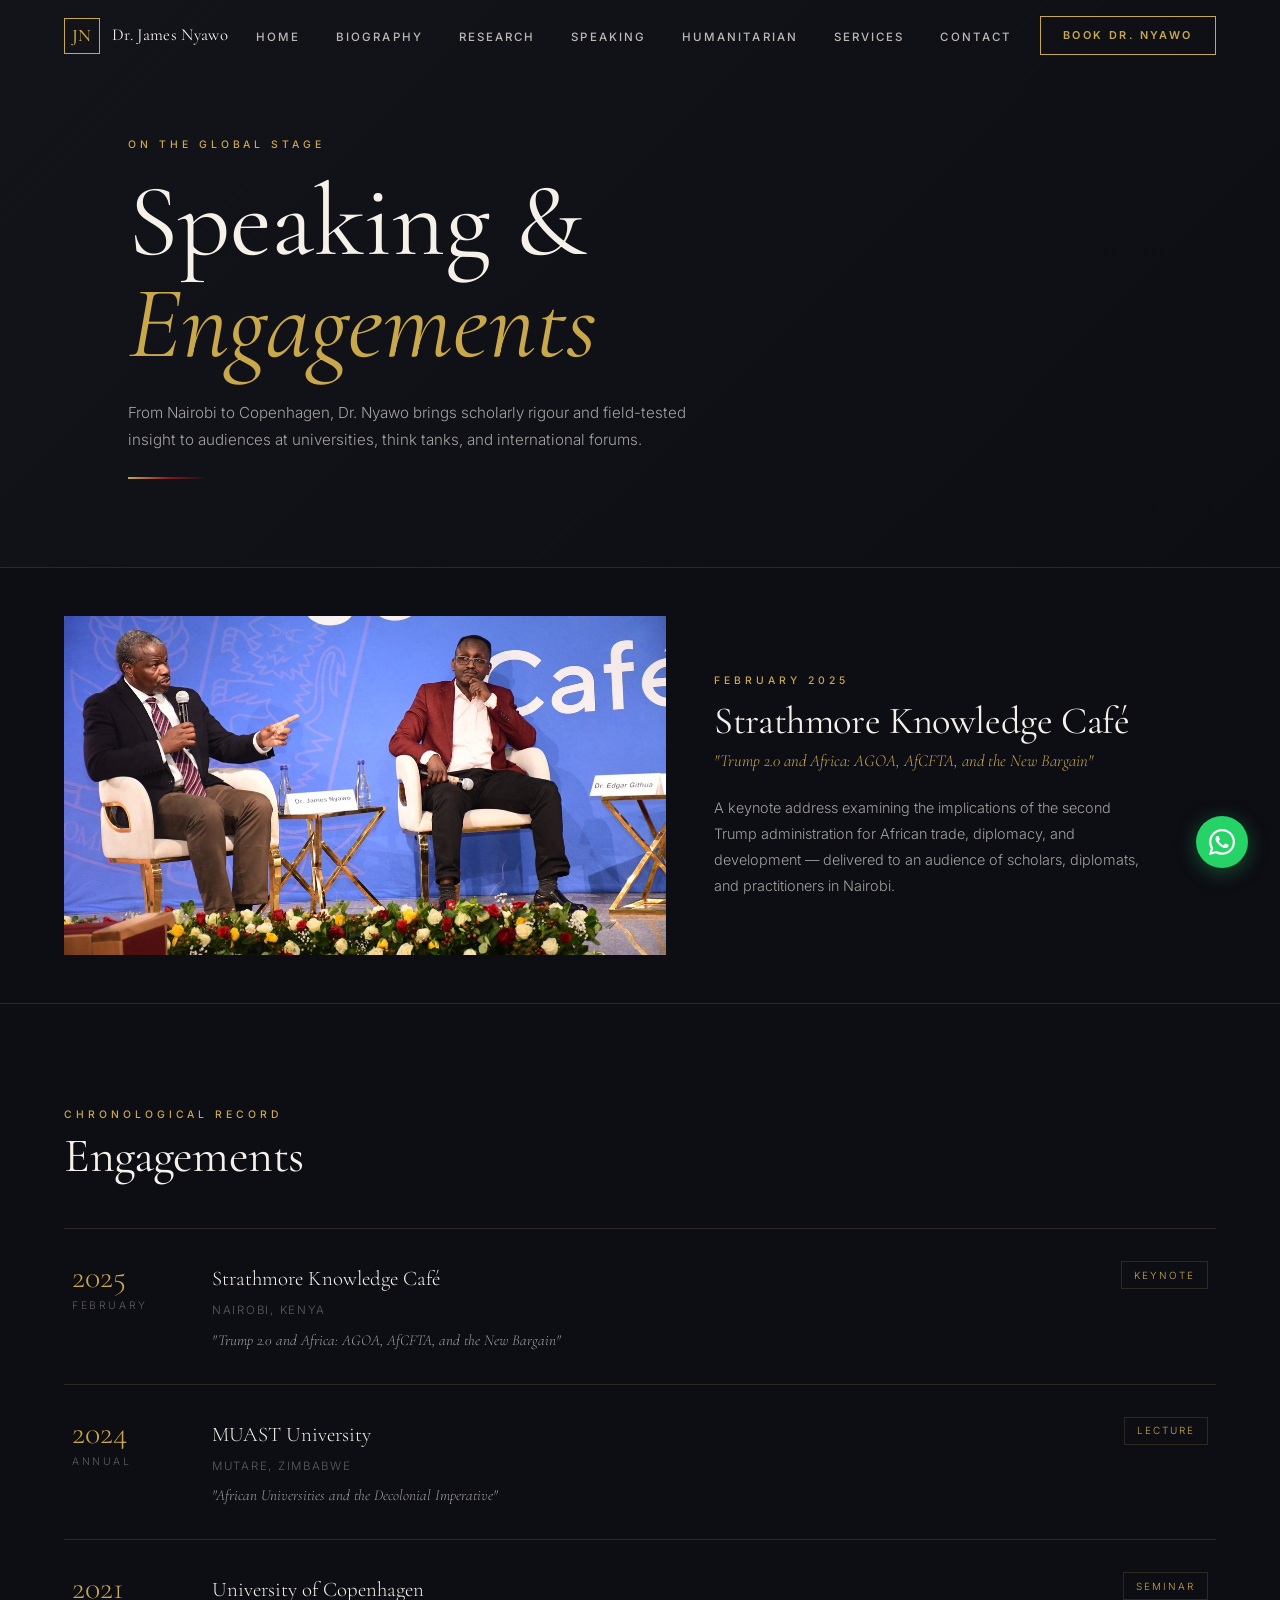
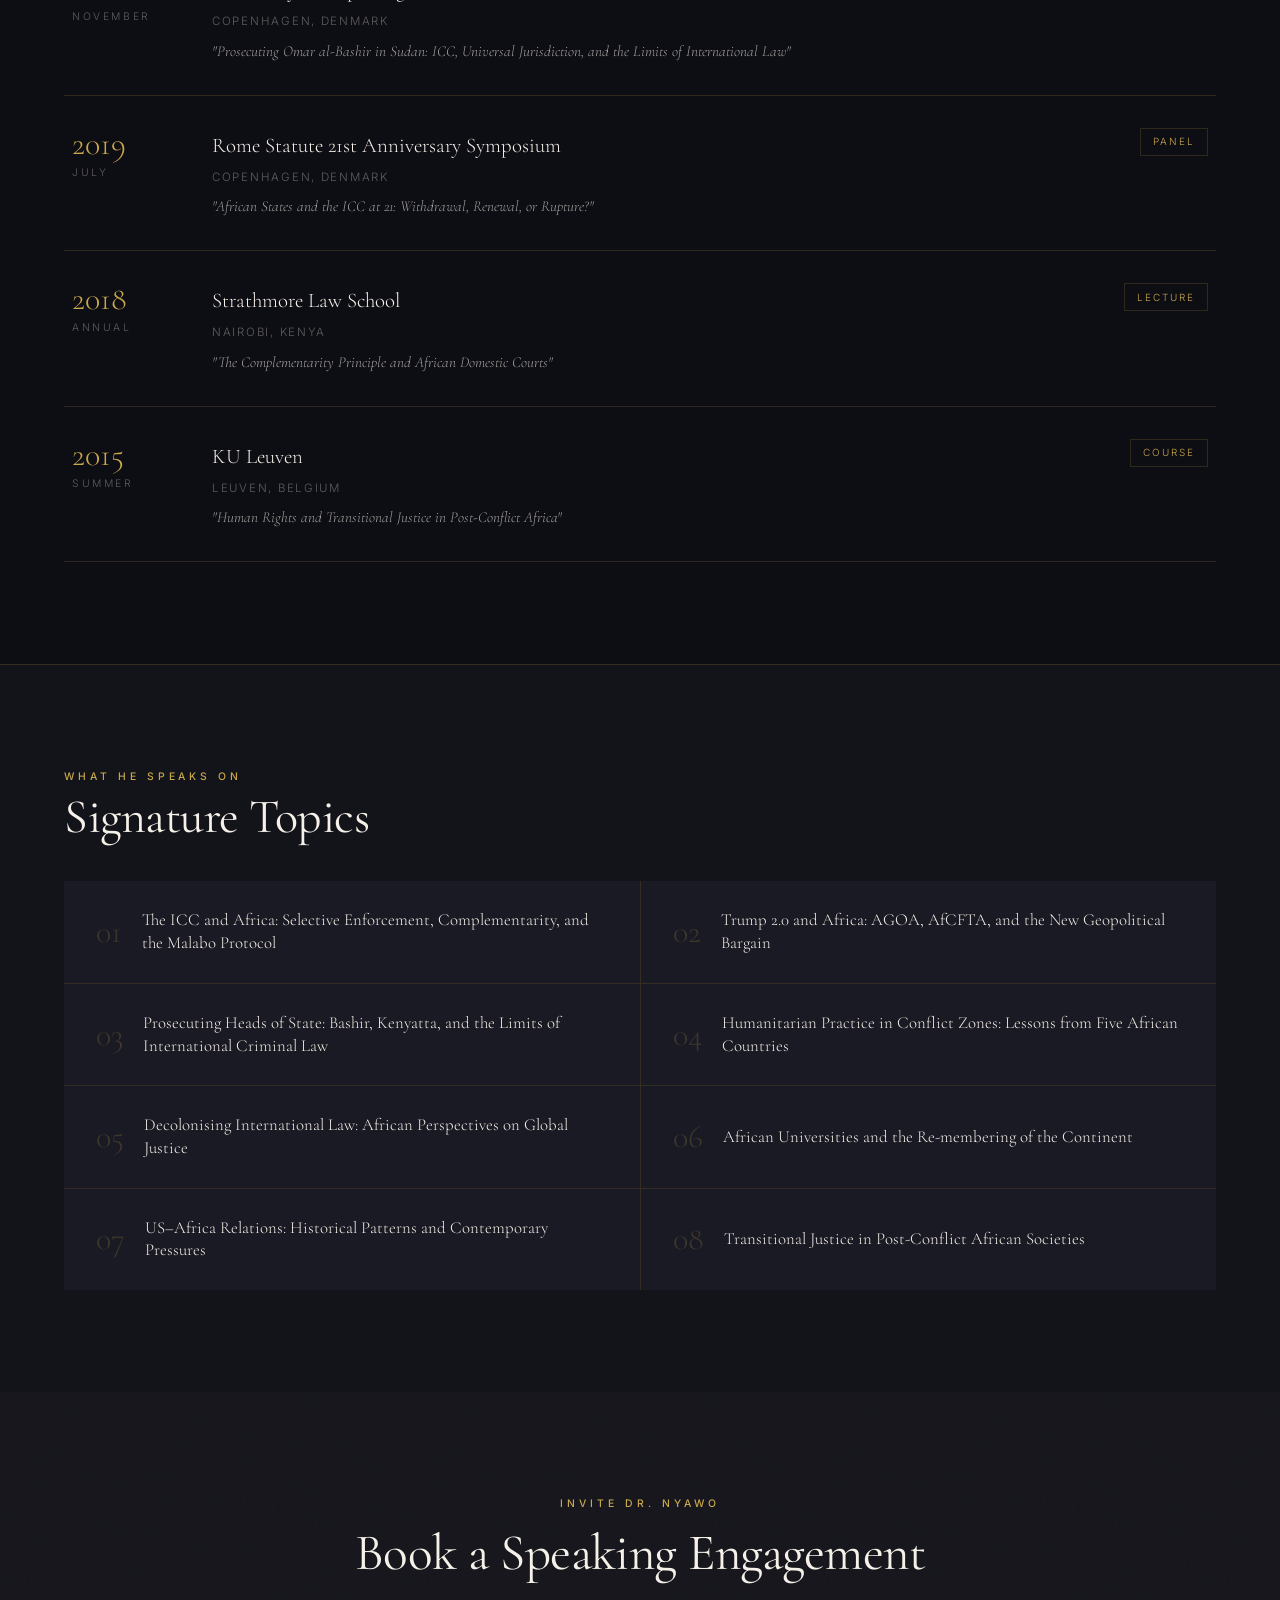
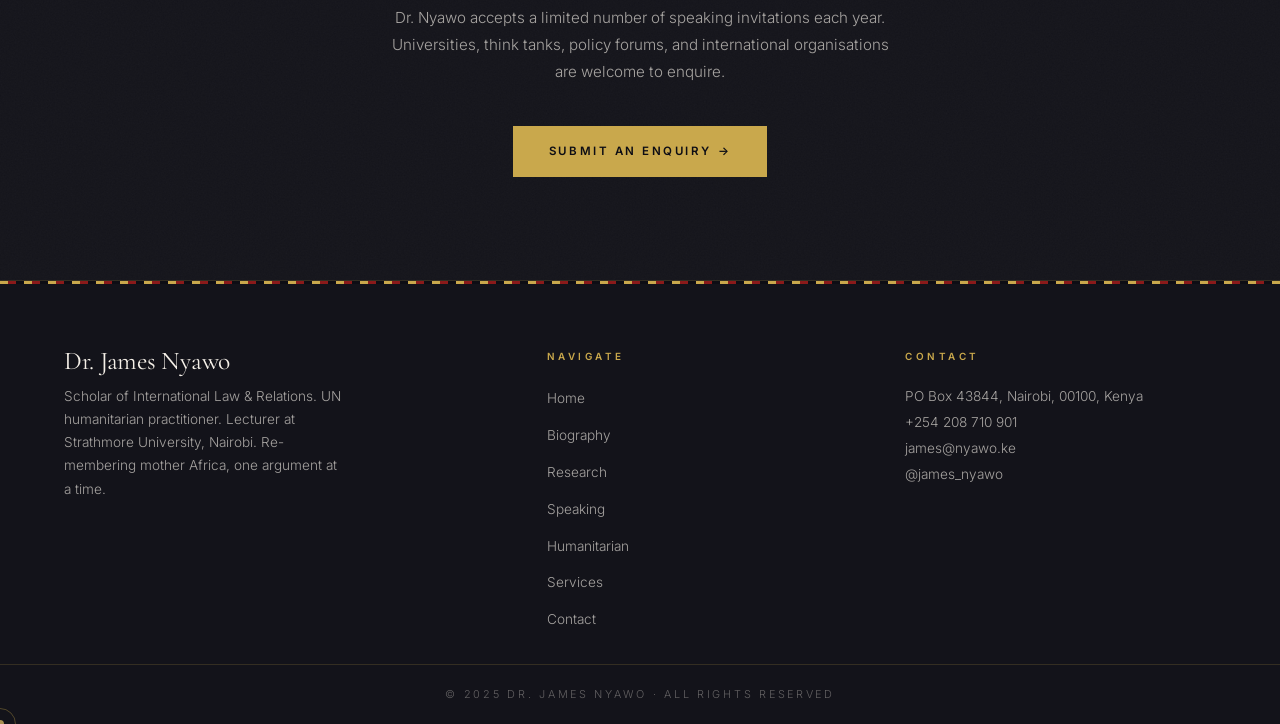
<file: pages/speaking.html>
<!DOCTYPE html>
<html lang="en">
<head>
  <meta charset="UTF-8">
  <meta name="viewport" content="width=device-width, initial-scale=1.0">
  <title>Speaking — Dr. James Nyawo</title>
  <meta name="description" content="Dr. James Nyawo speaks on the ICC and Africa, African geopolitics, humanitarian law, and decolonial scholarship at universities, think tanks, and international forums.">
  <link rel="stylesheet" href="../css/style.css">
  <link rel="preconnect" href="https://fonts.googleapis.com">
  <link rel="preconnect" href="https://fonts.gstatic.com" crossorigin>
</head>
<body>
  <div id="nav-placeholder"></div>

  <main>
    <!-- ── Hero ── -->
    <section class="research-hero">
      <div class="page-hero-bg"></div>
      <div class="page-hero-content container">
        <p class="eyebrow" style="margin-bottom:1rem;">On the Global Stage</p>
        <h1 class="page-hero-title">
          Speaking &amp;<br><em>Engagements</em>
        </h1>
        <p class="page-hero-sub">From Nairobi to Copenhagen, Dr. Nyawo brings scholarly rigour and field-tested insight to audiences at universities, think tanks, and international forums.</p>
        <span class="kente-line" style="margin-top:1.5rem;"></span>
      </div>
    </section>

    <!-- ── Featured Image ── -->
    <section style="padding:0; border-bottom:1px solid var(--gold-dim);">
      <div style="max-width:var(--max-w); margin:0 auto; padding:3rem var(--side-pad);">
        <div style="display:grid; grid-template-columns:1.2fr 1fr; gap:3rem; align-items:center;">
          <div class="reveal" style="overflow:hidden; aspect-ratio:16/9;">
            <img src="../images/photo1.jpg" alt="Dr. James Nyawo speaking at Strathmore Knowledge Café" style="width:100%; height:100%; object-fit:cover; transition:transform 0.6s var(--ease-out);" onmouseover="this.style.transform='scale(1.04)'" onmouseout="this.style.transform='scale(1)'">
          </div>
          <div class="reveal reveal-delay-2">
            <p class="eyebrow" style="margin-bottom:0.75rem;">February 2025</p>
            <h2 class="display-heading" style="font-size:clamp(1.6rem,3vw,2.5rem);">Strathmore Knowledge Café</h2>
            <p style="font-family:var(--font-display); font-size:1.05rem; font-style:italic; color:var(--gold); margin-top:0.4rem;">"Trump 2.0 and Africa: AGOA, AfCFTA, and the New Bargain"</p>
            <p style="font-size:0.9rem; line-height:1.8; color:var(--ivory-muted); margin-top:1.25rem; max-width:440px;">A keynote address examining the implications of the second Trump administration for African trade, diplomacy, and development — delivered to an audience of scholars, diplomats, and practitioners in Nairobi.</p>
          </div>
        </div>
      </div>
    </section>

    <!-- ── Engagements List ── -->
    <section class="engagements-section">
      <div class="container">
        <p class="eyebrow reveal">Chronological Record</p>
        <h2 class="display-heading reveal reveal-delay-1" style="font-size:clamp(2rem,4vw,3rem); margin-top:0.5rem;">Engagements</h2>
        <ul class="engagements-list">
          <li class="engagement-item reveal">
            <div>
              <p class="engagement-year">2025</p>
              <p class="engagement-month">February</p>
            </div>
            <div>
              <p class="engagement-venue">Strathmore Knowledge Café</p>
              <p class="engagement-city">Nairobi, Kenya</p>
              <p class="engagement-topic">"Trump 2.0 and Africa: AGOA, AfCFTA, and the New Bargain"</p>
            </div>
            <span class="engagement-kind">Keynote</span>
          </li>
          <li class="engagement-item reveal reveal-delay-1">
            <div>
              <p class="engagement-year">2024</p>
              <p class="engagement-month">Annual</p>
            </div>
            <div>
              <p class="engagement-venue">MUAST University</p>
              <p class="engagement-city">Mutare, Zimbabwe</p>
              <p class="engagement-topic">"African Universities and the Decolonial Imperative"</p>
            </div>
            <span class="engagement-kind">Lecture</span>
          </li>
          <li class="engagement-item reveal reveal-delay-2">
            <div>
              <p class="engagement-year">2021</p>
              <p class="engagement-month">November</p>
            </div>
            <div>
              <p class="engagement-venue">University of Copenhagen</p>
              <p class="engagement-city">Copenhagen, Denmark</p>
              <p class="engagement-topic">"Prosecuting Omar al-Bashir in Sudan: ICC, Universal Jurisdiction, and the Limits of International Law"</p>
            </div>
            <span class="engagement-kind">Seminar</span>
          </li>
          <li class="engagement-item reveal">
            <div>
              <p class="engagement-year">2019</p>
              <p class="engagement-month">July</p>
            </div>
            <div>
              <p class="engagement-venue">Rome Statute 21st Anniversary Symposium</p>
              <p class="engagement-city">Copenhagen, Denmark</p>
              <p class="engagement-topic">"African States and the ICC at 21: Withdrawal, Renewal, or Rupture?"</p>
            </div>
            <span class="engagement-kind">Panel</span>
          </li>
          <li class="engagement-item reveal reveal-delay-1">
            <div>
              <p class="engagement-year">2018</p>
              <p class="engagement-month">Annual</p>
            </div>
            <div>
              <p class="engagement-venue">Strathmore Law School</p>
              <p class="engagement-city">Nairobi, Kenya</p>
              <p class="engagement-topic">"The Complementarity Principle and African Domestic Courts"</p>
            </div>
            <span class="engagement-kind">Lecture</span>
          </li>
          <li class="engagement-item reveal reveal-delay-2">
            <div>
              <p class="engagement-year">2015</p>
              <p class="engagement-month">Summer</p>
            </div>
            <div>
              <p class="engagement-venue">KU Leuven</p>
              <p class="engagement-city">Leuven, Belgium</p>
              <p class="engagement-topic">"Human Rights and Transitional Justice in Post-Conflict Africa"</p>
            </div>
            <span class="engagement-kind">Course</span>
          </li>
        </ul>
      </div>
    </section>

    <!-- ── Topics ── -->
    <section class="topics-section">
      <div class="container">
        <p class="eyebrow reveal">What He Speaks On</p>
        <h2 class="display-heading reveal reveal-delay-1" style="font-size:clamp(2rem,4vw,3rem); margin-top:0.5rem;">Signature Topics</h2>
        <div class="topics-grid">
          <div class="topic-item reveal">
            <span class="topic-num">01</span>
            <p class="topic-text">The ICC and Africa: Selective Enforcement, Complementarity, and the Malabo Protocol</p>
          </div>
          <div class="topic-item reveal reveal-delay-1">
            <span class="topic-num">02</span>
            <p class="topic-text">Trump 2.0 and Africa: AGOA, AfCFTA, and the New Geopolitical Bargain</p>
          </div>
          <div class="topic-item reveal">
            <span class="topic-num">03</span>
            <p class="topic-text">Prosecuting Heads of State: Bashir, Kenyatta, and the Limits of International Criminal Law</p>
          </div>
          <div class="topic-item reveal reveal-delay-1">
            <span class="topic-num">04</span>
            <p class="topic-text">Humanitarian Practice in Conflict Zones: Lessons from Five African Countries</p>
          </div>
          <div class="topic-item reveal">
            <span class="topic-num">05</span>
            <p class="topic-text">Decolonising International Law: African Perspectives on Global Justice</p>
          </div>
          <div class="topic-item reveal reveal-delay-1">
            <span class="topic-num">06</span>
            <p class="topic-text">African Universities and the Re-membering of the Continent</p>
          </div>
          <div class="topic-item reveal">
            <span class="topic-num">07</span>
            <p class="topic-text">US–Africa Relations: Historical Patterns and Contemporary Pressures</p>
          </div>
          <div class="topic-item reveal reveal-delay-1">
            <span class="topic-num">08</span>
            <p class="topic-text">Transitional Justice in Post-Conflict African Societies</p>
          </div>
        </div>
      </div>
    </section>

    <!-- ── Book CTA ── -->
    <section class="quote-section">
      <div class="parchment-overlay"></div>
      <div class="container" style="position:relative;z-index:1; text-align:center;">
        <p class="eyebrow reveal" style="margin-bottom:1rem;">Invite Dr. Nyawo</p>
        <h2 class="display-heading reveal reveal-delay-1" style="font-size:clamp(2rem,4vw,3.5rem);">Book a Speaking Engagement</h2>
        <p class="reveal reveal-delay-2" style="font-size:0.95rem; line-height:1.8; color:var(--ivory-muted); max-width:520px; margin:1.5rem auto 2.5rem;">Dr. Nyawo accepts a limited number of speaking invitations each year. Universities, think tanks, policy forums, and international organisations are welcome to enquire.</p>
        <a href="services.html#book" class="btn-primary reveal reveal-delay-3">Submit an Enquiry →</a>
      </div>
    </section>
  </main>

  <div id="footer-placeholder"></div>

  <script src="../js/components.js"></script>
  <script src="../js/main.js"></script>
</body>
</html>
</file>
<file: css/style.css>
/* ============================================================
   DR. JAMES NYAWO — MAIN STYLESHEET
   High-end academic personal site
   ============================================================ */

/* ── Google Fonts ── */
@import url('https://fonts.googleapis.com/css2?family=Cormorant+Garamond:ital,wght@0,300;0,400;0,500;0,600;1,300;1,400;1,500&family=Inter:wght@300;400;500;600&family=EB+Garamond:ital,wght@0,400;0,500;1,400;1,500&display=swap');

/* ── CSS Custom Properties ── */
:root {
  --obsidian:     #0d0d14;
  --charcoal:     #13131a;
  --charcoal-mid: #1a1a24;
  --gold:         #c9a84c;
  --gold-light:   #e0c06a;
  --gold-dim:     rgba(201,168,76,0.18);
  --crimson:      #8b1a1a;
  --ivory:        #f5f0e8;
  --ivory-muted:  rgba(245,240,232,0.65);
  --ivory-dim:    rgba(245,240,232,0.35);

  --font-display: 'Cormorant Garamond', 'EB Garamond', Georgia, serif;
  --font-body:    'Inter', system-ui, sans-serif;

  --nav-h:        72px;
  --max-w:        1280px;
  --section-pad:  clamp(4rem, 8vw, 7rem);
  --side-pad:     clamp(1.25rem, 5vw, 4rem);

  --ease-out:     cubic-bezier(0.22, 1, 0.36, 1);
  --ease-in-out:  cubic-bezier(0.65, 0, 0.35, 1);
}

/* ── Reset ── */
*, *::before, *::after { box-sizing: border-box; margin: 0; padding: 0; }
html { scroll-behavior: smooth; font-size: 16px; }
body {
  background: var(--obsidian);
  color: var(--ivory);
  font-family: var(--font-body);
  font-weight: 300;
  line-height: 1.7;
  overflow-x: hidden;
  -webkit-font-smoothing: antialiased;
}
img { display: block; max-width: 100%; }
a { color: inherit; text-decoration: none; }
button { cursor: pointer; border: none; background: none; font: inherit; }

/* ── Scrollbar ── */
::-webkit-scrollbar { width: 4px; }
::-webkit-scrollbar-track { background: var(--obsidian); }
::-webkit-scrollbar-thumb { background: var(--gold-dim); border-radius: 2px; }

/* ── Utility ── */
.container {
  max-width: var(--max-w);
  margin: 0 auto;
  padding: 0 var(--side-pad);
}
.eyebrow {
  font-family: var(--font-body);
  font-size: 0.65rem;
  font-weight: 500;
  letter-spacing: 0.38em;
  text-transform: uppercase;
  color: var(--gold);
}
.display-heading {
  font-family: var(--font-display);
  font-weight: 400;
  line-height: 1.0;
  letter-spacing: -0.01em;
  color: var(--ivory);
}
.italic-gold {
  font-style: italic;
  color: var(--gold);
}
.kente-line {
  display: block;
  height: 2px;
  background: linear-gradient(90deg, var(--gold), var(--crimson), transparent);
  margin: 1.5rem 0;
  width: 80px;
}
.btn-primary {
  display: inline-flex;
  align-items: center;
  gap: 0.5rem;
  background: var(--gold);
  color: var(--obsidian);
  font-family: var(--font-body);
  font-size: 0.72rem;
  font-weight: 600;
  letter-spacing: 0.22em;
  text-transform: uppercase;
  padding: 1rem 2.25rem;
  transition: background 0.3s var(--ease-out), transform 0.3s var(--ease-out);
}
.btn-primary:hover { background: var(--gold-light); transform: translateY(-2px); }
.btn-outline {
  display: inline-flex;
  align-items: center;
  gap: 0.5rem;
  border: 1px solid var(--gold);
  color: var(--gold);
  font-family: var(--font-body);
  font-size: 0.72rem;
  font-weight: 500;
  letter-spacing: 0.22em;
  text-transform: uppercase;
  padding: 1rem 2.25rem;
  transition: background 0.3s var(--ease-out), color 0.3s var(--ease-out), transform 0.3s var(--ease-out);
}
.btn-outline:hover { background: var(--gold); color: var(--obsidian); transform: translateY(-2px); }

/* ── Scroll Reveal ── */
.reveal {
  opacity: 0;
  transform: translateY(28px);
  transition: opacity 0.8s var(--ease-out), transform 0.8s var(--ease-out);
}
.reveal.visible {
  opacity: 1;
  transform: none;
}
.reveal-delay-1 { transition-delay: 0.1s; }
.reveal-delay-2 { transition-delay: 0.2s; }
.reveal-delay-3 { transition-delay: 0.3s; }
.reveal-delay-4 { transition-delay: 0.4s; }

/* ── Parchment texture overlay ── */
.parchment-overlay {
  position: absolute;
  inset: 0;
  background-image: url("data:image/svg+xml,%3Csvg xmlns='http://www.w3.org/2000/svg' width='400' height='400'%3E%3Cfilter id='noise'%3E%3CfeTurbulence type='fractalNoise' baseFrequency='0.65' numOctaves='3' stitchTiles='stitch'/%3E%3CfeColorMatrix type='saturate' values='0'/%3E%3C/filter%3E%3Crect width='400' height='400' filter='url(%23noise)' opacity='0.04'/%3E%3C/svg%3E");
  pointer-events: none;
  z-index: 0;
}

/* ============================================================
   NAVIGATION
   ============================================================ */
.site-nav {
  position: fixed;
  top: 0; left: 0; right: 0;
  height: var(--nav-h);
  z-index: 100;
  transition: background 0.4s var(--ease-out), border-color 0.4s;
  border-bottom: 1px solid transparent;
}
.site-nav.scrolled {
  background: rgba(13,13,20,0.96);
  backdrop-filter: blur(16px);
  border-color: var(--gold-dim);
}
.nav-inner {
  max-width: var(--max-w);
  margin: 0 auto;
  padding: 0 var(--side-pad);
  height: 100%;
  display: flex;
  align-items: center;
  justify-content: space-between;
}
.nav-logo {
  display: flex;
  align-items: center;
  gap: 0.75rem;
  text-decoration: none;
}
.nav-logo-mark {
  width: 36px; height: 36px;
  border: 1px solid var(--gold);
  display: flex;
  align-items: center;
  justify-content: center;
  font-family: var(--font-display);
  font-size: 1.1rem;
  font-weight: 500;
  color: var(--gold);
  letter-spacing: 0.04em;
  transition: background 0.3s;
}
.nav-logo:hover .nav-logo-mark { background: var(--gold); color: var(--obsidian); }
.nav-logo-text {
  font-family: var(--font-display);
  font-size: 1.05rem;
  font-weight: 400;
  color: var(--ivory);
  letter-spacing: 0.02em;
}
.nav-links {
  display: flex;
  align-items: center;
  gap: 2.25rem;
  list-style: none;
}
.nav-links a {
  font-size: 0.72rem;
  font-weight: 500;
  letter-spacing: 0.18em;
  text-transform: uppercase;
  color: rgba(245,240,232,0.75);
  position: relative;
  transition: color 0.3s;
}
.nav-links a::after {
  content: '';
  position: absolute;
  bottom: -3px; left: 0;
  width: 0; height: 1px;
  background: var(--gold);
  transition: width 0.3s var(--ease-out);
}
.nav-links a:hover,
.nav-links a.active { color: var(--gold); }
.nav-links a:hover::after,
.nav-links a.active::after { width: 100%; }
.nav-cta {
  font-size: 0.68rem;
  font-weight: 600;
  letter-spacing: 0.22em;
  text-transform: uppercase;
  border: 1px solid var(--gold);
  color: var(--gold);
  padding: 0.6rem 1.4rem;
  transition: background 0.3s, color 0.3s;
}
.nav-cta:hover { background: var(--gold); color: var(--obsidian); }
.nav-hamburger {
  display: none;
  flex-direction: column;
  gap: 5px;
  padding: 4px;
}
.nav-hamburger span {
  display: block;
  width: 24px; height: 1.5px;
  background: var(--gold);
  transition: transform 0.3s, opacity 0.3s;
}
.nav-hamburger.open span:nth-child(1) { transform: translateY(6.5px) rotate(45deg); }
.nav-hamburger.open span:nth-child(2) { opacity: 0; }
.nav-hamburger.open span:nth-child(3) { transform: translateY(-6.5px) rotate(-45deg); }
.nav-mobile {
  display: none;
  position: fixed;
  top: var(--nav-h); left: 0; right: 0;
  background: rgba(13,13,20,0.98);
  backdrop-filter: blur(16px);
  border-bottom: 1px solid var(--gold-dim);
  padding: 2rem var(--side-pad);
  z-index: 99;
}
.nav-mobile.open { display: block; }
.nav-mobile ul { list-style: none; display: flex; flex-direction: column; gap: 1.25rem; }
.nav-mobile ul a {
  font-family: var(--font-display);
  font-size: 1.6rem;
  font-weight: 400;
  color: var(--ivory);
  transition: color 0.3s;
}
.nav-mobile ul a:hover { color: var(--gold); }
.nav-mobile .mobile-cta {
  margin-top: 2rem;
  display: inline-block;
  border: 1px solid var(--gold);
  color: var(--gold);
  font-size: 0.7rem;
  font-weight: 600;
  letter-spacing: 0.22em;
  text-transform: uppercase;
  padding: 0.75rem 1.75rem;
}

/* ============================================================
   FOOTER
   ============================================================ */
.site-footer {
  border-top: 1px solid var(--gold-dim);
  background: var(--charcoal);
  margin-top: 0;
}
.footer-kente {
  height: 3px;
  background: repeating-linear-gradient(
    90deg,
    var(--gold) 0, var(--gold) 8px,
    var(--crimson) 8px, var(--crimson) 16px,
    var(--obsidian) 16px, var(--obsidian) 24px
  );
}
.footer-inner {
  max-width: var(--max-w);
  margin: 0 auto;
  padding: 4rem var(--side-pad) 2rem;
  display: grid;
  grid-template-columns: 1.4fr 1fr 1fr;
  gap: 3rem;
}
.footer-brand p.display-heading { font-size: 1.6rem; }
.footer-brand .tagline {
  margin-top: 0.75rem;
  font-size: 0.85rem;
  line-height: 1.7;
  color: var(--ivory-muted);
  max-width: 280px;
}
.footer-col-title {
  font-size: 0.62rem;
  font-weight: 600;
  letter-spacing: 0.35em;
  text-transform: uppercase;
  color: var(--gold);
  margin-bottom: 1.25rem;
}
.footer-nav-list { list-style: none; display: flex; flex-direction: column; gap: 0.6rem; }
.footer-nav-list a {
  font-size: 0.85rem;
  color: var(--ivory-muted);
  transition: color 0.3s;
}
.footer-nav-list a:hover { color: var(--gold); }
.footer-contact { font-style: normal; font-size: 0.85rem; line-height: 1.9; color: var(--ivory-muted); }
.footer-contact a { transition: color 0.3s; }
.footer-contact a:hover { color: var(--gold); }
.footer-bottom {
  border-top: 1px solid var(--gold-dim);
  padding: 1.25rem var(--side-pad);
  text-align: center;
  font-size: 0.68rem;
  letter-spacing: 0.25em;
  text-transform: uppercase;
  color: var(--ivory-dim);
  max-width: var(--max-w);
  margin: 0 auto;
}

/* ============================================================
   HOME PAGE
   ============================================================ */

/* Hero */
.hero {
  position: relative;
  min-height: 100vh;
  display: flex;
  align-items: center;
  justify-content: center;
  overflow: hidden;
  text-align: center;
}
.hero-bg {
  position: absolute;
  inset: 0;
  background: radial-gradient(ellipse 80% 60% at 50% 40%, rgba(201,168,76,0.06) 0%, transparent 70%),
              linear-gradient(180deg, var(--obsidian) 0%, var(--charcoal) 100%);
  z-index: 0;
}
.hero-grid-lines {
  position: absolute;
  inset: 0;
  background-image:
    linear-gradient(rgba(201,168,76,0.04) 1px, transparent 1px),
    linear-gradient(90deg, rgba(201,168,76,0.04) 1px, transparent 1px);
  background-size: 80px 80px;
  z-index: 0;
}
.hero-content {
  position: relative;
  z-index: 1;
  padding: calc(var(--nav-h) + 3rem) var(--side-pad) 6rem;
  max-width: 900px;
  margin: 0 auto;
}
.hero-eyebrow {
  font-size: 0.65rem;
  font-weight: 500;
  letter-spacing: 0.45em;
  text-transform: uppercase;
  color: var(--gold);
  margin-bottom: 1.5rem;
}
.hero-title {
  font-family: var(--font-display);
  font-size: clamp(3.5rem, 10vw, 8.5rem);
  font-weight: 400;
  line-height: 0.95;
  letter-spacing: -0.02em;
  color: var(--ivory);
  margin-bottom: 1.5rem;
}
.hero-title em {
  font-style: italic;
  color: var(--gold);
}
.hero-sub {
  font-size: clamp(0.9rem, 1.5vw, 1.1rem);
  color: var(--ivory-muted);
  max-width: 560px;
  margin: 0 auto 2.5rem;
  line-height: 1.8;
}
.hero-ctas {
  display: flex;
  flex-wrap: wrap;
  gap: 1rem;
  justify-content: center;
}
.hero-scroll-indicator {
  position: absolute;
  bottom: 2.5rem;
  left: 50%;
  transform: translateX(-50%);
  display: flex;
  flex-direction: column;
  align-items: center;
  gap: 0.5rem;
  color: rgba(201,168,76,0.6);
  font-size: 0.6rem;
  letter-spacing: 0.4em;
  text-transform: uppercase;
  animation: scrollPulse 2s ease-in-out infinite;
}
.hero-scroll-indicator::after {
  content: '';
  display: block;
  width: 1px;
  height: 40px;
  background: linear-gradient(to bottom, rgba(201,168,76,0.6), transparent);
}
@keyframes scrollPulse {
  0%, 100% { opacity: 0.6; transform: translateX(-50%) translateY(0); }
  50% { opacity: 1; transform: translateX(-50%) translateY(6px); }
}

/* Stats Strip */
.stats-strip {
  position: relative;
  border-top: 1px solid var(--gold-dim);
  border-bottom: 1px solid var(--gold-dim);
  background: var(--charcoal);
  padding: 0;
}
.stats-grid {
  display: grid;
  grid-template-columns: repeat(5, 1fr);
  gap: 0;
}
.stat-item {
  padding: 2.5rem 2rem;
  border-right: 1px solid var(--gold-dim);
  transition: background 0.3s;
}
.stat-item:last-child { border-right: none; }
.stat-item:hover { background: var(--charcoal-mid); }
.stat-number {
  font-family: var(--font-display);
  font-size: clamp(2.5rem, 4vw, 3.5rem);
  font-weight: 400;
  color: var(--gold);
  line-height: 1;
}
.stat-label {
  margin-top: 0.6rem;
  font-size: 0.68rem;
  letter-spacing: 0.14em;
  text-transform: uppercase;
  color: var(--ivory-muted);
  line-height: 1.5;
}

/* Pillars */
.pillars-section {
  padding: var(--section-pad) 0;
}
.section-header {
  margin-bottom: 3.5rem;
}
.pillars-grid {
  display: grid;
  grid-template-columns: repeat(4, 1fr);
  gap: 1px;
  background: var(--gold-dim);
}
.pillar-card {
  background: var(--charcoal);
  padding: 2.5rem 2rem;
  border-top: 1px solid var(--gold-dim);
  position: relative;
  overflow: hidden;
  transition: background 0.3s;
}
.pillar-card:hover { background: var(--charcoal-mid); }
.pillar-number {
  font-family: var(--font-display);
  font-size: 3.5rem;
  font-weight: 300;
  color: rgba(201,168,76,0.12);
  line-height: 1;
  margin-bottom: 1.25rem;
  transition: color 0.3s;
}
.pillar-card:hover .pillar-number { color: rgba(201,168,76,0.25); }
.pillar-icon {
  width: 28px; height: 28px;
  color: var(--crimson);
  margin-bottom: 1rem;
}
.pillar-title {
  font-family: var(--font-display);
  font-size: 1.35rem;
  font-weight: 400;
  color: var(--ivory);
  margin-bottom: 0.75rem;
  line-height: 1.2;
}
.pillar-body {
  font-size: 0.85rem;
  color: var(--ivory-muted);
  line-height: 1.7;
}
.pillar-card::after {
  content: '';
  position: absolute;
  bottom: 0; left: 0; right: 0;
  height: 2px;
  background: linear-gradient(90deg, var(--gold), var(--crimson), transparent);
  transform: scaleX(0);
  transform-origin: left;
  transition: transform 0.5s var(--ease-out);
}
.pillar-card:hover::after { transform: scaleX(1); }

/* Featured Book */
.book-section {
  padding: var(--section-pad) 0;
  background: var(--charcoal);
  position: relative;
  overflow: hidden;
}
.book-section-inner {
  display: grid;
  grid-template-columns: 1fr 1fr;
  gap: 5rem;
  align-items: center;
}
.book-visual {
  display: flex;
  justify-content: center;
  align-items: center;
}
.book-3d {
  width: 220px;
  height: 300px;
  position: relative;
  transform-style: preserve-3d;
  transform: perspective(1000px) rotateY(-15deg) rotateX(3deg);
  transition: transform 0.6s var(--ease-out);
  cursor: pointer;
}
.book-3d:hover {
  transform: perspective(1000px) rotateY(-5deg) rotateX(1deg);
}
.book-cover {
  position: absolute;
  inset: 0;
  background: linear-gradient(135deg, #15151c, #0d0d14);
  border: 1px solid rgba(201,168,76,0.35);
  display: flex;
  flex-direction: column;
  justify-content: space-between;
  padding: 1.5rem 1.25rem;
  text-align: center;
  box-shadow: 8px 16px 40px rgba(0,0,0,0.6), 0 0 40px rgba(201,168,76,0.08);
}
.book-cover::before {
  content: '';
  position: absolute;
  inset: 8px;
  border: 1px solid rgba(201,168,76,0.25);
  pointer-events: none;
}
.book-spine {
  position: absolute;
  left: -12px; top: 0; bottom: 0;
  width: 12px;
  background: linear-gradient(180deg, var(--crimson), #5a1010, var(--crimson));
  border-radius: 2px 0 0 2px;
}
.book-series {
  font-size: 0.55rem;
  letter-spacing: 0.3em;
  text-transform: uppercase;
  color: rgba(201,168,76,0.7);
}
.book-title-display {
  font-family: var(--font-display);
  font-size: 1.05rem;
  font-weight: 400;
  color: var(--gold);
  line-height: 1.3;
}
.book-title-display em { font-style: italic; }
.book-sub-display {
  font-family: var(--font-display);
  font-size: 0.8rem;
  font-style: italic;
  color: var(--ivory-muted);
  margin-top: 0.4rem;
}
.book-author-display {
  font-family: var(--font-display);
  font-size: 0.9rem;
  color: var(--ivory);
}
.book-pub-display {
  font-size: 0.5rem;
  letter-spacing: 0.3em;
  text-transform: uppercase;
  color: rgba(245,240,232,0.35);
}
.book-text .display-heading { font-size: clamp(2rem, 4vw, 3.5rem); margin-bottom: 0.75rem; }
.book-blurb {
  font-size: 0.95rem;
  line-height: 1.85;
  color: var(--ivory-muted);
  margin: 1.5rem 0;
  max-width: 480px;
}
.book-meta {
  display: flex;
  flex-direction: column;
  gap: 0.35rem;
  margin-bottom: 2rem;
}
.book-meta-item {
  font-size: 0.72rem;
  letter-spacing: 0.15em;
  text-transform: uppercase;
  color: var(--ivory-dim);
}
.book-meta-item span { color: var(--gold); }

/* Speaking Ticker */
.ticker-section {
  padding: var(--section-pad) 0;
  border-top: 1px solid var(--gold-dim);
  border-bottom: 1px solid var(--gold-dim);
  overflow: hidden;
}
.ticker-header {
  padding: 0 var(--side-pad);
  max-width: var(--max-w);
  margin: 0 auto 3rem;
}
.ticker-track-wrap { overflow: hidden; }
.ticker-track {
  display: flex;
  gap: 1.5rem;
  width: max-content;
  animation: tickerScroll 50s linear infinite;
}
.ticker-track:hover { animation-play-state: paused; }
@keyframes tickerScroll {
  from { transform: translateX(0); }
  to { transform: translateX(-50%); }
}
.ticker-card {
  width: 320px;
  flex-shrink: 0;
  border: 1px solid var(--gold-dim);
  background: var(--charcoal-mid);
  padding: 1.75rem;
}
.ticker-card-when {
  font-size: 0.62rem;
  letter-spacing: 0.3em;
  text-transform: uppercase;
  color: var(--gold);
  margin-bottom: 0.75rem;
}
.ticker-card-who {
  font-family: var(--font-display);
  font-size: 1.4rem;
  font-weight: 400;
  color: var(--ivory);
  margin-bottom: 0.75rem;
  line-height: 1.2;
}
.ticker-card-what {
  font-family: var(--font-display);
  font-size: 0.95rem;
  font-style: italic;
  color: var(--ivory-muted);
  line-height: 1.5;
}

/* Signature Quote */
.quote-section {
  padding: var(--section-pad) 0;
  text-align: center;
  position: relative;
  background: var(--charcoal);
}
.quote-mark {
  width: 40px; height: 40px;
  color: rgba(201,168,76,0.5);
  margin: 0 auto 2rem;
}
.quote-text {
  font-family: var(--font-display);
  font-size: clamp(1.5rem, 3.5vw, 2.8rem);
  font-style: italic;
  font-weight: 400;
  color: var(--ivory);
  line-height: 1.35;
  max-width: 860px;
  margin: 0 auto;
}
.quote-attribution {
  margin-top: 2rem;
  font-size: 0.65rem;
  letter-spacing: 0.38em;
  text-transform: uppercase;
  color: var(--gold);
}

/* ============================================================
   BIOGRAPHY PAGE
   ============================================================ */
.bio-hero {
  min-height: 60vh;
  display: flex;
  align-items: flex-end;
  padding: calc(var(--nav-h) + 4rem) var(--side-pad) 4rem;
  position: relative;
  overflow: hidden;
  border-bottom: 1px solid var(--gold-dim);
}
.bio-hero-bg {
  position: absolute;
  inset: 0;
  background: linear-gradient(135deg, var(--charcoal) 0%, var(--obsidian) 100%);
  z-index: 0;
}
.bio-hero-content {
  position: relative;
  z-index: 1;
  max-width: var(--max-w);
  margin: 0 auto;
  width: 100%;
}
.bio-hero-title {
  font-family: var(--font-display);
  font-size: clamp(3rem, 8vw, 6.5rem);
  font-weight: 400;
  line-height: 1.0;
  color: var(--ivory);
}
.bio-hero-title em { font-style: italic; color: var(--gold); }

/* Smooth scroll container for biography */
.bio-smooth-container {
  padding: var(--section-pad) 0;
}
.bio-layout {
  display: grid;
  grid-template-columns: 1fr 300px;
  gap: 5rem;
  max-width: var(--max-w);
  margin: 0 auto;
  padding: 0 var(--side-pad);
  align-items: start;
}
.bio-article {
  font-size: 1.05rem;
  line-height: 1.9;
  color: rgba(245,240,232,0.82);
}
.bio-article > * + * { margin-top: 1.75rem; }
.bio-article p { font-size: 1.05rem; }
.bio-article blockquote {
  border-left: 2px solid var(--gold);
  padding-left: 1.75rem;
  margin: 2.5rem 0;
}
.bio-article blockquote.crimson-border { border-color: var(--crimson); }
.bio-article blockquote p {
  font-family: var(--font-display);
  font-size: 1.35rem;
  font-style: italic;
  color: var(--ivory);
  line-height: 1.5;
}
.bio-sidebar {
  position: sticky;
  top: calc(var(--nav-h) + 2rem);
}
.milestones-label {
  font-size: 0.62rem;
  letter-spacing: 0.35em;
  text-transform: uppercase;
  color: var(--gold);
  margin-bottom: 1.5rem;
}
.milestones-list {
  list-style: none;
  border-left: 1px solid rgba(201,168,76,0.3);
  padding-left: 1.25rem;
  display: flex;
  flex-direction: column;
  gap: 1.25rem;
}
.milestone-year {
  font-family: var(--font-display);
  font-size: 1.1rem;
  color: var(--gold);
  line-height: 1;
}
.milestone-what {
  font-size: 0.82rem;
  color: var(--ivory-muted);
  margin-top: 0.2rem;
  line-height: 1.5;
}

/* Bio photo gallery */
.bio-gallery {
  padding: var(--section-pad) 0;
  background: var(--charcoal);
  border-top: 1px solid var(--gold-dim);
}
.bio-gallery-grid {
  display: grid;
  grid-template-columns: repeat(3, 1fr);
  gap: 1.5rem;
  max-width: var(--max-w);
  margin: 0 auto;
  padding: 0 var(--side-pad);
}
.bio-gallery-item {
  position: relative;
  overflow: hidden;
  aspect-ratio: 4/3;
}
.bio-gallery-item img {
  width: 100%; height: 100%;
  object-fit: cover;
  transition: transform 0.6s var(--ease-out);
}
.bio-gallery-item:hover img { transform: scale(1.04); }
.bio-gallery-caption {
  position: absolute;
  bottom: 0; left: 0; right: 0;
  background: linear-gradient(transparent, rgba(13,13,20,0.85));
  padding: 1.5rem 1rem 0.75rem;
  font-size: 0.72rem;
  letter-spacing: 0.12em;
  color: var(--ivory-muted);
  transform: translateY(100%);
  transition: transform 0.4s var(--ease-out);
}
.bio-gallery-item:hover .bio-gallery-caption { transform: none; }

/* ============================================================
   RESEARCH PAGE
   ============================================================ */
.research-hero {
  min-height: 55vh;
  display: flex;
  align-items: flex-end;
  padding: calc(var(--nav-h) + 4rem) var(--side-pad) 4rem;
  position: relative;
  border-bottom: 1px solid var(--gold-dim);
}
.page-hero-bg {
  position: absolute;
  inset: 0;
  background: linear-gradient(135deg, var(--charcoal) 0%, var(--obsidian) 100%);
  z-index: 0;
}
.page-hero-content {
  position: relative;
  z-index: 1;
  max-width: var(--max-w);
  margin: 0 auto;
  width: 100%;
}
.page-hero-title {
  font-family: var(--font-display);
  font-size: clamp(3rem, 8vw, 6.5rem);
  font-weight: 400;
  line-height: 1.0;
  color: var(--ivory);
}
.page-hero-title em { font-style: italic; color: var(--gold); }
.page-hero-sub {
  margin-top: 1.5rem;
  max-width: 580px;
  font-size: 0.95rem;
  line-height: 1.8;
  color: var(--ivory-muted);
}

.monograph-section {
  padding: var(--section-pad) 0;
}
.monograph-inner {
  display: grid;
  grid-template-columns: 280px 1fr;
  gap: 5rem;
  align-items: start;
}
.monograph-book-wrap {
  display: flex;
  justify-content: center;
}

.chapters-section {
  padding: var(--section-pad) 0;
  background: var(--charcoal);
  border-top: 1px solid var(--gold-dim);
}
.chapters-list {
  list-style: none;
  border-top: 1px solid var(--gold-dim);
  border-bottom: 1px solid var(--gold-dim);
  margin-top: 2.5rem;
}
.chapter-item {
  display: grid;
  grid-template-columns: 80px 1fr 40px;
  gap: 2rem;
  align-items: baseline;
  padding: 1.75rem 0.5rem;
  border-bottom: 1px solid var(--gold-dim);
  transition: background 0.3s;
}
.chapter-item:last-child { border-bottom: none; }
.chapter-item:hover { background: var(--charcoal-mid); }
.chapter-year {
  font-family: var(--font-display);
  font-size: 1.8rem;
  color: var(--gold);
}
.chapter-title {
  font-family: var(--font-display);
  font-size: 1.15rem;
  color: var(--ivory);
  margin-bottom: 0.4rem;
  transition: color 0.3s;
}
.chapter-item:hover .chapter-title { color: var(--gold); }
.chapter-venue {
  font-family: var(--font-display);
  font-size: 0.9rem;
  font-style: italic;
  color: var(--ivory-muted);
}
.chapter-icon { color: rgba(201,168,76,0.35); transition: color 0.3s; }
.chapter-item:hover .chapter-icon { color: var(--gold); }

.articles-section {
  padding: var(--section-pad) 0;
}
.articles-grid {
  display: grid;
  grid-template-columns: repeat(3, 1fr);
  gap: 1px;
  background: var(--gold-dim);
  margin-top: 2.5rem;
}
.article-card {
  background: var(--charcoal-mid);
  padding: 2rem;
  border-top: 1px solid var(--gold-dim);
  position: relative;
  overflow: hidden;
  transition: background 0.3s;
}
.article-card:hover { background: var(--charcoal); }
.article-year {
  font-size: 0.62rem;
  letter-spacing: 0.3em;
  text-transform: uppercase;
  color: var(--gold);
  margin-bottom: 1rem;
}
.article-title {
  font-family: var(--font-display);
  font-size: 1.15rem;
  color: var(--ivory);
  line-height: 1.3;
  margin-bottom: 0.75rem;
  transition: color 0.3s;
}
.article-card:hover .article-title { color: var(--gold); }
.article-venue {
  font-family: var(--font-display);
  font-size: 0.85rem;
  font-style: italic;
  color: var(--ivory-muted);
}
.article-card::after {
  content: '';
  position: absolute;
  bottom: 0; left: 0; right: 0;
  height: 1px;
  background: var(--gold);
  transform: scaleX(0);
  transform-origin: left;
  transition: transform 0.5s var(--ease-out);
}
.article-card:hover::after { transform: scaleX(1); }

/* ============================================================
   SPEAKING PAGE
   ============================================================ */
.engagements-section {
  padding: var(--section-pad) 0;
}
.engagements-list {
  list-style: none;
  margin-top: 3rem;
}
.engagement-item {
  display: grid;
  grid-template-columns: 100px 1fr auto;
  gap: 2.5rem;
  align-items: start;
  padding: 2rem 0.5rem;
  border-bottom: 1px solid var(--gold-dim);
  transition: background 0.3s;
}
.engagement-item:first-child { border-top: 1px solid var(--gold-dim); }
.engagement-item:hover { background: var(--charcoal-mid); padding-left: 1rem; }
.engagement-year {
  font-family: var(--font-display);
  font-size: 2rem;
  color: var(--gold);
  line-height: 1;
}
.engagement-month {
  font-size: 0.65rem;
  letter-spacing: 0.25em;
  text-transform: uppercase;
  color: var(--ivory-dim);
  margin-top: 0.25rem;
}
.engagement-venue {
  font-family: var(--font-display);
  font-size: 1.3rem;
  color: var(--ivory);
  margin-bottom: 0.3rem;
}
.engagement-city {
  font-size: 0.72rem;
  letter-spacing: 0.15em;
  text-transform: uppercase;
  color: var(--ivory-dim);
  margin-bottom: 0.5rem;
}
.engagement-topic {
  font-family: var(--font-display);
  font-size: 0.95rem;
  font-style: italic;
  color: var(--ivory-muted);
  line-height: 1.5;
}
.engagement-kind {
  font-size: 0.62rem;
  letter-spacing: 0.2em;
  text-transform: uppercase;
  color: var(--gold);
  border: 1px solid var(--gold-dim);
  padding: 0.3rem 0.75rem;
  white-space: nowrap;
}

.topics-section {
  padding: var(--section-pad) 0;
  background: var(--charcoal);
  border-top: 1px solid var(--gold-dim);
}
.topics-grid {
  display: grid;
  grid-template-columns: repeat(2, 1fr);
  gap: 1px;
  background: var(--gold-dim);
  margin-top: 2.5rem;
}
.topic-item {
  background: var(--charcoal-mid);
  padding: 1.75rem 2rem;
  display: flex;
  align-items: center;
  gap: 1.25rem;
  transition: background 0.3s;
}
.topic-item:hover { background: var(--charcoal); }
.topic-num {
  font-family: var(--font-display);
  font-size: 2rem;
  color: rgba(201,168,76,0.2);
  line-height: 1;
  flex-shrink: 0;
}
.topic-text {
  font-family: var(--font-display);
  font-size: 1.05rem;
  color: var(--ivory);
  line-height: 1.35;
}

/* ============================================================
   HUMANITARIAN PAGE
   ============================================================ */
.zones-section {
  padding: var(--section-pad) 0;
}
.zones-layout {
  display: grid;
  grid-template-columns: 1fr 1fr;
  gap: 5rem;
  align-items: start;
  margin-top: 3rem;
}
.africa-map-wrap {
  position: sticky;
  top: calc(var(--nav-h) + 2rem);
}
.africa-map-wrap svg {
  width: 100%;
  max-width: 440px;
}
.zones-list {
  list-style: none;
  display: flex;
  flex-direction: column;
  gap: 2.5rem;
}
.zone-item {
  border-left: 2px solid rgba(201,168,76,0.25);
  padding-left: 1.5rem;
  transition: border-color 0.3s;
}
.zone-item:hover { border-color: var(--gold); }
.zone-header {
  display: flex;
  align-items: baseline;
  justify-content: space-between;
  gap: 1rem;
  margin-bottom: 0.3rem;
}
.zone-country {
  font-family: var(--font-display);
  font-size: 2rem;
  color: var(--ivory);
  transition: color 0.3s;
}
.zone-item:hover .zone-country { color: var(--gold); }
.zone-years {
  font-size: 0.65rem;
  letter-spacing: 0.25em;
  text-transform: uppercase;
  color: rgba(201,168,76,0.7);
}
.zone-role {
  font-family: var(--font-display);
  font-size: 0.95rem;
  font-style: italic;
  color: rgba(201,168,76,0.75);
  margin-bottom: 0.5rem;
}
.zone-blurb {
  font-size: 0.85rem;
  line-height: 1.7;
  color: var(--ivory-muted);
  max-width: 400px;
}

.principles-section {
  padding: var(--section-pad) 0;
  background: var(--charcoal);
  border-top: 1px solid var(--gold-dim);
}
.principles-grid {
  display: grid;
  grid-template-columns: repeat(4, 1fr);
  gap: 1px;
  background: var(--gold-dim);
  margin-top: 3rem;
}
.principle-card {
  background: var(--charcoal-mid);
  padding: 2.25rem 1.75rem;
  border-top: 1px solid var(--gold-dim);
  transition: background 0.3s;
}
.principle-card:hover { background: var(--charcoal); }
.principle-num {
  font-family: var(--font-display);
  font-size: 2.5rem;
  color: rgba(201,168,76,0.25);
  margin-bottom: 1rem;
}
.principle-title {
  font-family: var(--font-display);
  font-size: 1.4rem;
  color: var(--ivory);
  margin-bottom: 0.6rem;
}
.principle-body {
  font-size: 0.83rem;
  line-height: 1.7;
  color: var(--ivory-muted);
}

/* ============================================================
   SERVICES PAGE
   ============================================================ */
.services-grid {
  display: grid;
  grid-template-columns: repeat(2, 1fr);
  gap: 1px;
  background: var(--gold-dim);
  margin-top: 3rem;
}
.service-card {
  background: var(--charcoal);
  padding: 2.75rem 2.5rem;
  border-top: 1px solid var(--gold-dim);
  position: relative;
  overflow: hidden;
  transition: background 0.3s;
}
.service-card:hover { background: var(--charcoal-mid); }
.service-header {
  display: flex;
  align-items: flex-start;
  justify-content: space-between;
  margin-bottom: 1.5rem;
}
.service-eyebrow {
  font-family: var(--font-display);
  font-size: 3.5rem;
  font-weight: 300;
  color: rgba(201,168,76,0.12);
  line-height: 1;
  transition: color 0.3s;
}
.service-card:hover .service-eyebrow { color: rgba(201,168,76,0.25); }
.service-title {
  font-family: var(--font-display);
  font-size: 1.8rem;
  color: var(--ivory);
  margin-bottom: 0.75rem;
}
.service-body {
  font-size: 0.88rem;
  line-height: 1.8;
  color: var(--ivory-muted);
  margin-bottom: 1.5rem;
  max-width: 440px;
}
.service-includes {
  list-style: none;
  display: flex;
  flex-direction: column;
  gap: 0.5rem;
  margin-bottom: 2rem;
}
.service-includes li {
  display: flex;
  gap: 0.75rem;
  font-size: 0.83rem;
  color: rgba(245,240,232,0.8);
}
.service-includes li::before {
  content: '—';
  color: var(--gold);
  flex-shrink: 0;
}
.service-footer {
  display: flex;
  align-items: center;
  justify-content: space-between;
  border-top: 1px solid var(--gold-dim);
  padding-top: 1.25rem;
}
.service-price {
  font-size: 0.68rem;
  letter-spacing: 0.3em;
  text-transform: uppercase;
  color: var(--gold);
}
.service-link {
  font-size: 0.68rem;
  letter-spacing: 0.25em;
  text-transform: uppercase;
  color: var(--ivory-muted);
  transition: color 0.3s;
}
.service-link:hover { color: var(--gold); }
.service-card::after {
  content: '';
  position: absolute;
  bottom: 0; left: 0; right: 0;
  height: 2px;
  background: linear-gradient(90deg, var(--gold), var(--crimson), transparent);
  transform: scaleX(0);
  transform-origin: left;
  transition: transform 0.6s var(--ease-out);
}
.service-card:hover::after { transform: scaleX(1); }

.process-section {
  padding: var(--section-pad) 0;
  background: var(--charcoal);
  border-top: 1px solid var(--gold-dim);
}
.process-grid {
  display: grid;
  grid-template-columns: repeat(4, 1fr);
  gap: 1px;
  background: var(--gold-dim);
  margin-top: 3rem;
}
.process-step {
  background: var(--charcoal-mid);
  padding: 2.25rem 1.75rem;
  border-top: 1px solid var(--gold-dim);
}
.process-n {
  font-family: var(--font-display);
  font-size: 2.5rem;
  color: var(--gold);
  margin-bottom: 1rem;
}
.process-title {
  font-family: var(--font-display);
  font-size: 1.4rem;
  color: var(--ivory);
  margin-bottom: 0.6rem;
}
.process-body {
  font-size: 0.83rem;
  line-height: 1.7;
  color: var(--ivory-muted);
}

/* Booking Form */
.booking-section {
  padding: var(--section-pad) 0;
  position: relative;
}
.booking-inner {
  max-width: 720px;
  margin: 0 auto;
  text-align: center;
}
.booking-inner .display-heading { font-size: clamp(2rem, 4vw, 3.5rem); }
.booking-form {
  margin-top: 3rem;
  text-align: left;
}
.form-row {
  display: grid;
  grid-template-columns: 1fr 1fr;
  gap: 1.25rem;
  margin-bottom: 1.25rem;
}
.form-group {
  display: flex;
  flex-direction: column;
  gap: 0.5rem;
}
.form-group.full { grid-column: 1 / -1; }
.form-label {
  font-size: 0.65rem;
  letter-spacing: 0.25em;
  text-transform: uppercase;
  color: var(--gold);
}
.form-input,
.form-select,
.form-textarea {
  background: var(--charcoal);
  border: 1px solid var(--gold-dim);
  color: var(--ivory);
  font-family: var(--font-body);
  font-size: 0.9rem;
  padding: 0.85rem 1rem;
  outline: none;
  transition: border-color 0.3s;
  width: 100%;
}
.form-input:focus,
.form-select:focus,
.form-textarea:focus { border-color: var(--gold); }
.form-select { appearance: none; cursor: pointer; }
.form-textarea { resize: vertical; min-height: 120px; }
.form-submit {
  width: 100%;
  margin-top: 1.5rem;
}
.form-note {
  margin-top: 1.5rem;
  text-align: center;
  font-size: 0.82rem;
  color: var(--ivory-muted);
}
.form-note a { color: var(--gold); }
.form-note a:hover { text-decoration: underline; }

/* ============================================================
   CONTACT PAGE
   ============================================================ */
.contact-layout {
  display: grid;
  grid-template-columns: 1.3fr 1fr;
  gap: 5rem;
  padding: var(--section-pad) 0;
  max-width: var(--max-w);
  margin: 0 auto;
  padding-left: var(--side-pad);
  padding-right: var(--side-pad);
}
.contact-info-title {
  font-family: var(--font-display);
  font-size: 1.4rem;
  color: var(--ivory);
  margin-bottom: 1.5rem;
}
.contact-details {
  list-style: none;
  display: flex;
  flex-direction: column;
  gap: 1.25rem;
  margin-bottom: 2.5rem;
}
.contact-detail {
  display: flex;
  gap: 1rem;
  align-items: flex-start;
}
.contact-detail-icon {
  width: 18px; height: 18px;
  color: var(--gold);
  flex-shrink: 0;
  margin-top: 2px;
}
.contact-detail-text {
  font-size: 0.88rem;
  line-height: 1.7;
  color: var(--ivory-muted);
}
.contact-detail-text a { transition: color 0.3s; }
.contact-detail-text a:hover { color: var(--gold); }

/* ============================================================
   MEDIA SECTION (on home or media page)
   ============================================================ */
.photo-feature {
  padding: var(--section-pad) 0;
  background: var(--charcoal);
  border-top: 1px solid var(--gold-dim);
}
.photo-feature-grid {
  display: grid;
  grid-template-columns: 1.2fr 1fr 1fr;
  gap: 1.5rem;
  margin-top: 2.5rem;
}
.photo-feature-item {
  position: relative;
  overflow: hidden;
}
.photo-feature-item.tall { grid-row: span 2; }
.photo-feature-item img {
  width: 100%; height: 100%;
  object-fit: cover;
  display: block;
  transition: transform 0.6s var(--ease-out);
}
.photo-feature-item:hover img { transform: scale(1.04); }
.photo-overlay {
  position: absolute;
  inset: 0;
  background: linear-gradient(to top, rgba(13,13,20,0.7) 0%, transparent 50%);
  opacity: 0;
  transition: opacity 0.4s;
}
.photo-feature-item:hover .photo-overlay { opacity: 1; }

/* ============================================================
   RESPONSIVE
   ============================================================ */
@media (max-width: 1100px) {
  .stats-grid { grid-template-columns: repeat(3, 1fr); }
  .stat-item:nth-child(3) { border-right: none; }
  .pillars-grid { grid-template-columns: repeat(2, 1fr); }
  .book-section-inner { grid-template-columns: 1fr; gap: 3rem; }
  .book-visual { order: -1; }
  .bio-layout { grid-template-columns: 1fr; }
  .bio-sidebar { position: static; }
  .monograph-inner { grid-template-columns: 1fr; }
  .monograph-book-wrap { order: -1; }
  .zones-layout { grid-template-columns: 1fr; }
  .africa-map-wrap { position: static; }
  .principles-grid { grid-template-columns: repeat(2, 1fr); }
  .process-grid { grid-template-columns: repeat(2, 1fr); }
  .contact-layout { grid-template-columns: 1fr; gap: 3rem; }
}
@media (max-width: 768px) {
  :root { --nav-h: 60px; }
  .nav-links, .nav-cta { display: none; }
  .nav-hamburger { display: flex; }
  .stats-grid { grid-template-columns: repeat(2, 1fr); }
  .stat-item:nth-child(2n) { border-right: none; }
  .pillars-grid { grid-template-columns: 1fr; }
  .articles-grid { grid-template-columns: 1fr; }
  .services-grid { grid-template-columns: 1fr; }
  .topics-grid { grid-template-columns: 1fr; }
  .bio-gallery-grid { grid-template-columns: 1fr 1fr; }
  .engagement-item { grid-template-columns: 80px 1fr; }
  .engagement-kind { display: none; }
  .form-row { grid-template-columns: 1fr; }
  .footer-inner { grid-template-columns: 1fr; gap: 2.5rem; }
  .photo-feature-grid { grid-template-columns: 1fr 1fr; }
  .photo-feature-item.tall { grid-row: span 1; }
  .chapters-section .chapter-item { grid-template-columns: 60px 1fr; }
  .chapter-icon { display: none; }
}
@media (max-width: 480px) {
  .hero-title { font-size: 3rem; }
  .stats-grid { grid-template-columns: 1fr; }
  .stat-item { border-right: none; border-bottom: 1px solid var(--gold-dim); }
  .bio-gallery-grid { grid-template-columns: 1fr; }
  .photo-feature-grid { grid-template-columns: 1fr; }
  .photo-feature-item.tall { grid-row: span 1; }
}

/* ============================================================
   PAGE TRANSITIONS
   ============================================================ */
.page-transition {
  animation: pageFadeIn 0.5s var(--ease-out) both;
}
@keyframes pageFadeIn {
  from { opacity: 0; transform: translateY(12px); }
  to { opacity: 1; transform: none; }
}

/* ============================================================
   WHATSAPP FAB
   ============================================================ */
.whatsapp-fab {
  position: fixed;
  bottom: 2rem;
  right: 2rem;
  width: 52px; height: 52px;
  background: #25D366;
  border-radius: 50%;
  display: flex;
  align-items: center;
  justify-content: center;
  box-shadow: 0 4px 20px rgba(37,211,102,0.35);
  z-index: 90;
  transition: transform 0.3s var(--ease-out), box-shadow 0.3s;
}
.whatsapp-fab:hover {
  transform: scale(1.1);
  box-shadow: 0 6px 28px rgba(37,211,102,0.5);
}
.whatsapp-fab svg { width: 26px; height: 26px; fill: white; }

/* ============================================================
   LENIS SMOOTH SCROLL (biography page override)
   ============================================================ */
html.lenis { height: auto; }
.lenis.lenis-smooth { scroll-behavior: auto; }
.lenis.lenis-smooth [data-lenis-prevent] { overscroll-behavior: contain; }
.lenis.lenis-stopped { overflow: hidden; }
.lenis.lenis-scrolling iframe { pointer-events: none; }
</file>
<file: css/biography.css>
/* ============================================================
   BIOGRAPHY PAGE — Smooth Scroll & Enhanced Styles
   ============================================================ */

/* Smooth scroll behavior for biography page */
html {
  scroll-behavior: smooth;
}

/* Enhanced smooth scrolling via CSS scroll-timeline and custom easing */
.bio-smooth-container {
  will-change: transform;
}

/* Bio article paragraph reveal animations — handled by JS */
.bio-article > p,
.bio-article > blockquote,
.bio-article > h2 {
  /* Initial state set by JS to avoid FOUC */
  transition: opacity 0.75s cubic-bezier(0.22, 1, 0.36, 1),
              transform 0.75s cubic-bezier(0.22, 1, 0.36, 1);
}

/* Staggered delays for bio article children */
.bio-article > *:nth-child(1)  { transition-delay: 0.05s; }
.bio-article > *:nth-child(2)  { transition-delay: 0.10s; }
.bio-article > *:nth-child(3)  { transition-delay: 0.15s; }
.bio-article > *:nth-child(4)  { transition-delay: 0.20s; }
.bio-article > *:nth-child(5)  { transition-delay: 0.25s; }
.bio-article > *:nth-child(6)  { transition-delay: 0.30s; }
.bio-article > *:nth-child(7)  { transition-delay: 0.35s; }
.bio-article > *:nth-child(8)  { transition-delay: 0.40s; }
.bio-article > *:nth-child(9)  { transition-delay: 0.45s; }
.bio-article > *:nth-child(10) { transition-delay: 0.50s; }
.bio-article > *:nth-child(11) { transition-delay: 0.55s; }

/* Milestone list items */
.milestones-list li {
  opacity: 0;
  transform: translateX(-14px);
  transition: opacity 0.5s ease, transform 0.5s ease;
}

/* Reading progress bar */
.bio-progress-bar {
  position: fixed;
  top: var(--nav-h);
  left: 0;
  height: 2px;
  background: linear-gradient(90deg, var(--gold), var(--crimson));
  z-index: 101;
  width: 0%;
  transition: width 0.1s linear;
}

/* Smooth scroll snap for bio sections */
.bio-section-snap {
  scroll-snap-align: start;
}

/* Enhanced blockquote styling */
.bio-article blockquote {
  position: relative;
  padding: 1.5rem 1.75rem;
  margin: 2.5rem 0;
  border-left: 2px solid var(--gold);
  background: rgba(201, 168, 76, 0.04);
}

.bio-article blockquote.crimson-border {
  border-color: var(--crimson);
  background: rgba(139, 26, 26, 0.04);
}

.bio-article blockquote::before {
  content: '\201C';
  position: absolute;
  top: -0.5rem;
  left: 1rem;
  font-family: var(--font-display);
  font-size: 4rem;
  color: var(--gold);
  opacity: 0.3;
  line-height: 1;
}

.bio-article blockquote.crimson-border::before {
  color: var(--crimson);
}

/* Floating sidebar enhancement */
@media (min-width: 1100px) {
  .bio-sidebar {
    position: sticky;
    top: calc(var(--nav-h) + 2.5rem);
    max-height: calc(100vh - var(--nav-h) - 5rem);
    overflow-y: auto;
    scrollbar-width: thin;
    scrollbar-color: var(--gold-dim) transparent;
    padding-right: 0.5rem;
  }

  .bio-sidebar::-webkit-scrollbar { width: 3px; }
  .bio-sidebar::-webkit-scrollbar-thumb { background: var(--gold-dim); }
}

/* Active milestone highlight */
.milestones-list li.active .milestone-year {
  color: var(--gold-light);
}
.milestones-list li.active .milestone-what {
  color: var(--ivory);
}
.milestones-list li {
  padding: 0.25rem 0;
  transition: all 0.3s ease;
  cursor: default;
}
.milestones-list li:hover .milestone-year {
  color: var(--gold-light);
}
.milestones-list li:hover .milestone-what {
  color: var(--ivory);
}

/* Section divider within bio */
.bio-section-divider {
  display: flex;
  align-items: center;
  gap: 1rem;
  margin: 3rem 0;
  color: var(--gold-dim);
}
.bio-section-divider::before,
.bio-section-divider::after {
  content: '';
  flex: 1;
  height: 1px;
  background: var(--gold-dim);
}
.bio-section-divider span {
  font-size: 0.6rem;
  letter-spacing: 0.3em;
  text-transform: uppercase;
  color: var(--gold);
  white-space: nowrap;
}
</file>
